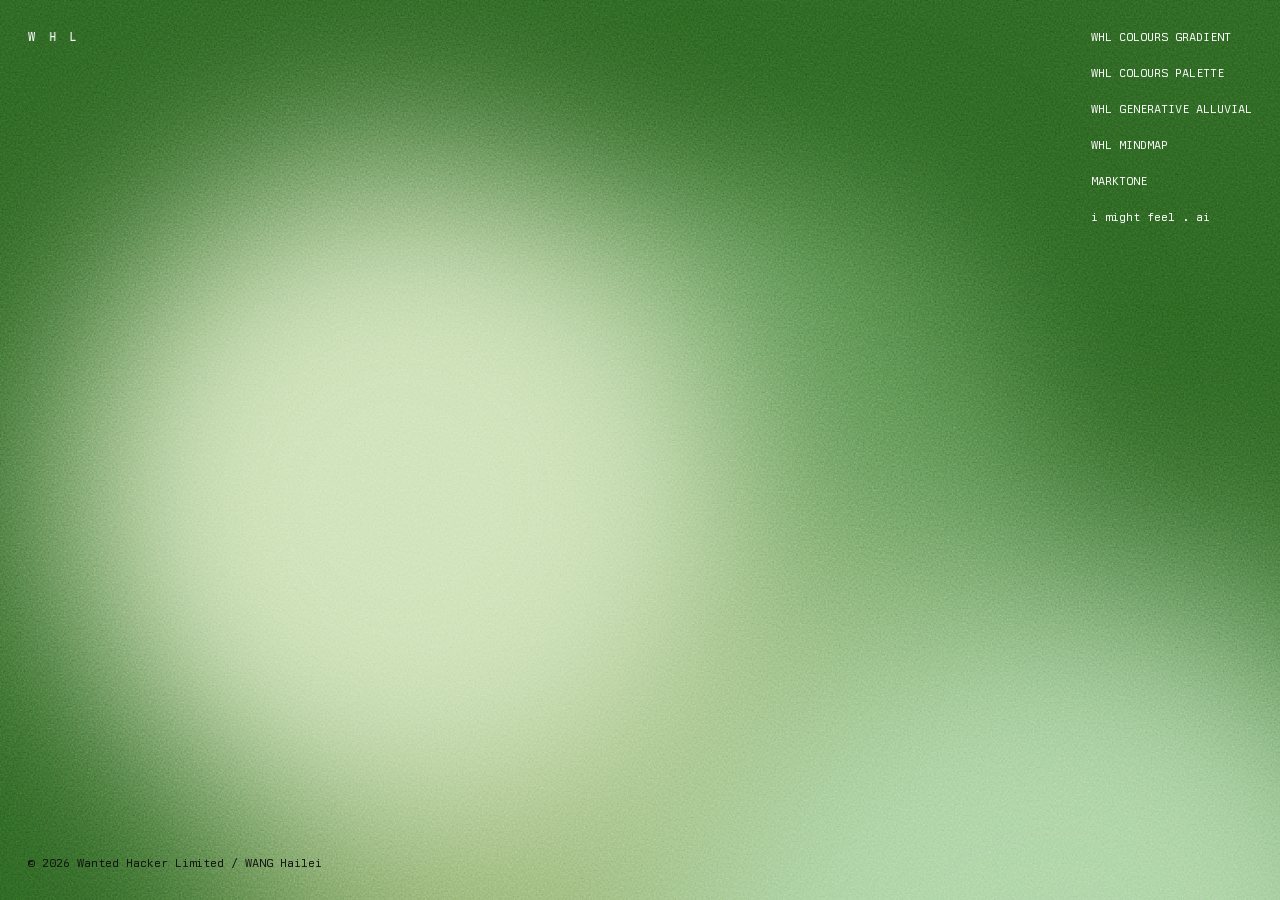
<file: index.html>
<!DOCTYPE html>
<!--
	whl.ltd — the front door of Wanted Hacker Limited.

	One page, no build step, no dependencies. The background is a fresh roll of
	the WHL Colours Gradient engine on every visit — the house question, IS
	LIFE A RANDOM GRADIENT?, answered by the front door itself. There is no
	second gradient algorithm here: the tool itself runs in a hidden
	same-origin iframe, the page asks it to roll (randomAll), lifts the drawn
	SVG straight out of its canvas, and judges ink with the tool's own colour
	sampler. One engine, no copies. The parameters stay the tool's business —
	the front door shows only the name.

	The layout borrows the tool: the title top-left, the works down the right,
	one line of copyright at the bottom — the name on it unfolds the author's
	card above itself, the tool's licence fold borrowed for the person. Content meets every window edge at
	4ch of the page's own type — Hailei's rule for all WHL sites — on every
	screen size.
-->
<html lang="en-GB">
<head>
<meta charset="utf-8">
<meta name="viewport" content="width=device-width, initial-scale=1, viewport-fit=cover">
<title>WHL</title>
<style>
/* The typeface is the licensed Berkeley Mono web font, served from beside the
	 Gradient tool so the file exists once in the repository. Machines with the
	 desktop family installed resolve it locally; everyone else falls through
	 the stack gracefully. */
@font-face{
	font-family:"Berkeley Mono";
	src:url(colours/gradient/berkeley.woff2) format("woff2");
	font-display:swap;
}
*{margin:0; padding:0; box-sizing:border-box; border-radius:0}
/* No Safari rubber-band bounce at scroll ends — Hailei's call for every WHL
	 page (2026-07-28). On the root so the viewport scroller obeys. */
html,body{overscroll-behavior:none}
/* Set like a terminal: one font, one size, hierarchy from whitespace and ink
	 strength alone. No lines, no shadows, no second size. */
body{
	/* Hailei's law for every WHL site: Berkeley Mono, IBM Plex Mono, monospace —
		 one size, one set of weight rules. The @font-face above lets the served
		 woff2 answer to the same name an installed copy would. */
	font-family:"Berkeley Mono","IBM Plex Mono",monospace;
	font-size:0.75rem; line-height:1.5;
	color:#fff; background:#111;
	min-height:100vh; min-height:100dvh;
	display:grid;
	grid-template-columns:1fr 252px;
	grid-template-rows:1fr auto;
	/* Content-to-edge distance in the page's own type: Hailei tried the
		 imightfeel 3ch and judged it too tight here — 4ch is his call
		 (2026-07-28), uniform on every screen size. */
	padding:4ch;
}
/* The render is the page. The engine draws in a hidden viewport-sized iframe;
	 its SVG is lifted into #canvas, full bleed behind everything. */
#engine{position:fixed; inset:0; width:100%; height:100%; border:0; visibility:hidden; pointer-events:none; z-index:-2}
#canvas{position:fixed; inset:0; z-index:-1}
#canvas svg{width:100%; height:100%; display:block}
#lead{grid-column:1; grid-row:1; user-select:text}
/* The site title stands alone — no parameter readout on the front door —
	 and on a phone it stays pinned to the top (Hailei's rule, 2026-07-28).
	 Set Medium, the letters two spaces apart at rest. Each letter is its own
	 span on a track three logo-widths long (the logo is 7ch, so 21ch), and
	 the drift script below animates the same transform these rules set —
	 before the script, and whenever the physics sleeps, this IS the title. */
#title{font-weight:500; position:relative; width:21ch; height:1.5em}
#title span{position:absolute; left:0; top:0; will-change:transform}
#title span:nth-child(2){transform:translateX(3ch)}
#title span:nth-child(3){transform:translateX(6ch)}

#list{grid-column:2; grid-row:1 / span 2; justify-self:end; text-align:left}
#list p{margin-bottom:18px}
#copy{grid-column:1; grid-row:2; align-self:end}
/* The author's card unfolds above the copyright line — the tool's licence
	 fold, borrowed for the person behind the house. Bare on the render like
	 everything else, its ink judged against its own stretch of the gradient.
	 Its door is the card's first line — the Carbon close icon at 16px, as
	 every icon in the house is — with a blank line before the text
	 (Hailei, 2026-07-29). */
#bio{margin-bottom:18px; max-width:56ch}
#bio p{margin-bottom:18px}
#bio p:last-child{margin-bottom:0}
#bioClose{display:block; background:none; border:0; padding:0;
	color:inherit; cursor:pointer; opacity:.55; margin-bottom:18px}
#bioClose:hover{opacity:1}
#bioClose svg{display:block; width:16px; height:16px}
/* The name in the copyright line is the card's handle — a button dressed as
	 plain text, as every control in the house is. */
#bioName{background:none; border:0; padding:0; font:inherit; color:inherit; cursor:pointer}
#bioName:hover{text-decoration:underline}
.hidden{display:none}
a{color:inherit; text-decoration:none}
a:hover{text-decoration:underline}
.ink-dark{color:#111}
/* On a phone the columns give way to a stack — title, then the works, the
	 copyright holding the floor. The page margin stays 4ch on every screen. */
@media (max-width:720px){
	body{padding:4ch; grid-template-columns:1fr; grid-template-rows:auto auto 1fr}
	#list{grid-column:1; grid-row:2; justify-self:start; margin-top:36px}
	#copy{grid-row:3}
	#title{position:sticky; top:4ch; z-index:30}
}
</style>
</head>
<body>

<iframe id="engine" src="colours/gradient/" title="WHL Colours Gradient engine"></iframe>
<div id="canvas"></div>

<div id="lead"><div id="title"><span>W</span><span>H</span><span>L</span></div></div>

<nav id="list">
	<p><a href="colours/gradient/" target="_blank" rel="noopener">WHL COLOURS GRADIENT</a></p>
	<p><a href="colours/palette/" target="_blank" rel="noopener">WHL COLOURS PALETTE</a></p>
	<p><a href="generative/alluvial/" target="_blank" rel="noopener">WHL GENERATIVE ALLUVIAL</a></p>
	<p><a href="mindmap/" target="_blank" rel="noopener">WHL MINDMAP</a></p>
	<p><a href="https://marktone.app" target="_blank" rel="noopener">MARKTONE</a></p>
	<p><a href="https://imightfeel.ai" target="_blank" rel="noopener">i might feel . ai</a></p>
</nav>

<div id="copy">
	<div id="bio" class="hidden">
		<button id="bioClose" type="button" aria-label="close"><svg viewBox="0 0 32 32" fill="currentColor" aria-hidden="true"><path d="M24 9.4 22.6 8 16 14.6 9.4 8 8 9.4 14.6 16 8 22.6 9.4 24 16 17.4 22.6 24 24 22.6 17.4 16z"/></svg></button>
		<p>WANG Hailei / 王海磊</p>
		<p>a designer, programmer, artist and entrepreneur.</p>
		<p><a href="mailto:wanghailei@gmail.com">wanghailei@gmail.com</a></p>
	</div>
	© 2026 Wanted Hacker Limited / <button id="bioName" type="button">WANG Hailei</button>
</div>

<script>
"use strict"
/* The engine iframe fills the viewport, so the tool draws at exactly this
	 window's ratio (its Window size mode). Once loaded: roll, lift, judge.
	 Everything below leans on the tool — randomAll and renderDims are the
	 tool's own, while the colour sampler now lives in the engine file the tool
	 loads beside itself and answers on WHLGradient. One source of truth either
	 way; only the doorway differs.

	 Scar (2026-08-01): the sampler used to be inline in the tool, so it sat on
	 the iframe's window and w.colourAtPoint worked. Gradient 0.59.0 moved the
	 drawing core into gradient.js behind an IIFE, and these three calls started
	 throwing. The catch below swallowed it, so the render kept appearing and
	 only the ink quietly stopped judging — Hailei spotted it, no error ever
	 surfaced. A silent catch around a hard dependency hides exactly this. */
const frame = document.getElementById( "engine" )
/* Each roll leaves behind a judge for the author's card, so a card opened
	 later answers the gradient actually behind it. */
let judgeCard = null
function roll(){
	try{
		const w = frame.contentWindow
		const doc = frame.contentDocument
		w.randomAll()
		document.getElementById( "canvas" ).innerHTML = doc.getElementById( "canvas" ).innerHTML
		/* The tool lays out at its own minimum width, so on narrow screens its
			 render is wider than this viewport. Cover, never letterbox — the
			 overflow crops away and the judging below maps through the crop. */
		const svg = document.getElementById( "canvas" ).querySelector( "svg" )
		if( svg ) svg.setAttribute( "preserveAspectRatio", "xMidYMid slice" )

		/* Each region judges its own ground with the engine's sampler: nine
			 points, OKLab lightness, dark ink on light paper. Screen points map
			 through the cover-crop into render space. */
		const engine = w.WHLGradient
		const dims = w.renderDims()
		const cover = Math.max( window.innerWidth / dims.w, window.innerHeight / dims.h )
		const cropX = ( dims.w - window.innerWidth / cover ) / 2
		const cropY = ( dims.h - window.innerHeight / cover ) / 2
		const judge = function( id ){
			const el = document.getElementById( id )
			const box = el.getBoundingClientRect()
			if( !box.width ) return
			let sum = 0
			for( let i = 0; i <= 2; i++ ){
				for( let j = 0; j <= 2; j++ ){
					const x = cropX + ( box.left + box.width * ( 0.15 + 0.35 * i ) ) / cover
					const y = cropY + ( box.top + box.height * ( 0.15 + 0.35 * j ) ) / cover
					sum += engine.rgbToOklab( engine.hexToRgb( engine.colourAtPoint( x, y, dims.w, dims.h ) ) || [ 0, 0, 0 ] )[0]
				}
			}
			el.classList.toggle( "ink-dark", sum / 9 > 0.62 )
		}
		judgeCard = function(){ judge( "bio" ) }
		judge( "title" ); judge( "list" ); judge( "copy" ); judge( "bio" )
	}catch( fault ){
		/* No engine, no roll — the page stands on its dark ground in white.
			 Say so on the console: this catch once hid a broken sampler for a
			 whole release, because a page that still looks fine reports nothing. */
		console.warn( "WHL: engine unavailable, ink not judged —", fault.message )
	}
}
/* On a warm cache the iframe can finish loading before this script even
	 runs — its "load" has already fired, so a listener attached now would
	 never be called and the page would sit on its bare dark ground. Catch
	 that race: a document already "complete" gets rolled straight away. */
frame.addEventListener( "load", roll )
if( frame.contentDocument && frame.contentDocument.readyState === "complete" ) roll()
let settle
window.addEventListener( "resize", function(){
	clearTimeout( settle )
	settle = setTimeout( roll, 200 )
} )

/* The card folds like the tool's licence: the name toggles it open, the
	 door closes it. A judge only exists once the engine has rolled; before
	 that the card simply opens in the default white. */
const bio = document.getElementById( "bio" )
document.getElementById( "bioName" ).addEventListener( "click", function(){
	bio.classList.toggle( "hidden" )
	if( !bio.classList.contains( "hidden" ) && judgeCard ) judgeCard()
} )
document.getElementById( "bioClose" ).addEventListener( "click", function(){
	bio.classList.add( "hidden" )
} )

/* ── The title drift ──
	 Three letters on a one-dimensional track three logo-widths (21ch) long.
	 A small physics: velocity, drag, walls at the track ends, contact between
	 neighbours — the mover recoils, the struck letter is shoved on, which is
	 how an impulse walks through the trio. A performance is three kicks: each
	 letter finds its nerve once, in a shuffled order, a second or three apart,
	 so the later impulses land while the earlier ones still run — that is
	 where the collisions come from. Direction is free: kicked hard enough, a
	 letter that runs for a wall is thrown straight back into company, so
	 every path leads to a meeting (Hailei's insight, 2026-07-29). When all
	 the energy is spent — drag and every bounce eat it — the letters simply
	 rest where they stopped: no walk home, the next performance starts from
	 wherever this one ended. At rest the page runs nothing; each moving frame
	 writes three transforms and never touches layout. After a quiet random
	 while, the trio goes again. Three seconds after the page opens, the first
	 performance does. The leading semicolon is load-bearing: this file writes
	 no semicolons, and without it the opening parenthesis would swallow the
	 addEventListener line above as a call. */
;( function(){
	if( window.matchMedia && window.matchMedia( "(prefers-reduced-motion: reduce)" ).matches ) return
	const glyphs = document.querySelectorAll( "#title span" )
	const TRACK = 21                  /* the track, in ch — the 7ch logo three times over */
	const DRAG = 0.65                 /* s⁻¹ — how quickly motion starves */
	const WALL = 0.7                  /* speed kept when a track end throws a letter back */
	const REV = 0.55, PUSH = 0.75     /* contact: the mover recoils, the struck moves on */
	const EPS = 0.3, VMAX = 30        /* rest threshold and sanity cap, ch/s */
	const x = [ 0, 3, 6 ], v = [ 0, 0, 0 ]
	let ch = 7, last = null, running = false, queue = []
	function paint(){
		for( let i = 0; i < 3; i++ ) glyphs[i].style.transform = "translateX(" + ( x[i] * ch ).toFixed( 2 ) + "px)"
	}
	function contact( i, j ){
		if( v[i] - v[j] <= 0 ) return           /* not approaching — already parting */
		const gap = x[j] - x[i] - 1             /* every letter is 1ch wide */
		if( gap >= 0 ) return
		x[i] += gap / 2; x[j] -= gap / 2
		const a = v[i], b = v[j]
		v[i] = Math.max( -VMAX, Math.min( VMAX, -REV * a + PUSH * b ) )
		v[j] = Math.max( -VMAX, Math.min( VMAX, -REV * b + PUSH * a ) )
	}
	function step( now ){
		if( last === null ) last = now
		const dt = Math.min( ( now - last ) / 1000, 0.032 )
		last = now
		const starve = Math.exp( -DRAG * dt )
		for( let i = 0; i < 3; i++ ){ x[i] += v[i] * dt; v[i] *= starve }
		if( x[0] < 0 ){ x[0] = 0; v[0] = -v[0] * WALL }
		if( x[2] > TRACK - 1 ){ x[2] = TRACK - 1; v[2] = -v[2] * WALL }
		contact( 0, 1 ); contact( 1, 2 )
		paint()
		if( Math.abs( v[0] ) + Math.abs( v[1] ) + Math.abs( v[2] ) < EPS ){
			v[0] = v[1] = v[2] = 0
			running = false; last = null
			/* rest where they stopped; if the trio has kicks left, a pending
				 timer will wake the loop — otherwise book the next performance */
			if( !queue.length ) setTimeout( perform, 8000 + Math.random() * 14000 )
			return
		}
		requestAnimationFrame( step )
	}
	function kick(){
		ch = glyphs[0].getBoundingClientRect().width || ch
		v[ queue.shift() ] = ( Math.random() < 0.5 ? -1 : 1 ) * ( 16 + Math.random() * 10 )
		if( queue.length ) setTimeout( kick, 1000 + Math.random() * 2200 )
		if( !running ){ running = true; requestAnimationFrame( step ) }
	}
	function perform(){
		queue = [ 0, 1, 2 ]
		for( let i = 2; i > 0; i-- ){
			const j = Math.floor( Math.random() * ( i + 1 ) )
			const t = queue[i]; queue[i] = queue[j]; queue[j] = t
		}
		kick()
	}
	setTimeout( perform, 3000 )
} )()
</script>

</body>
</html>
</file>
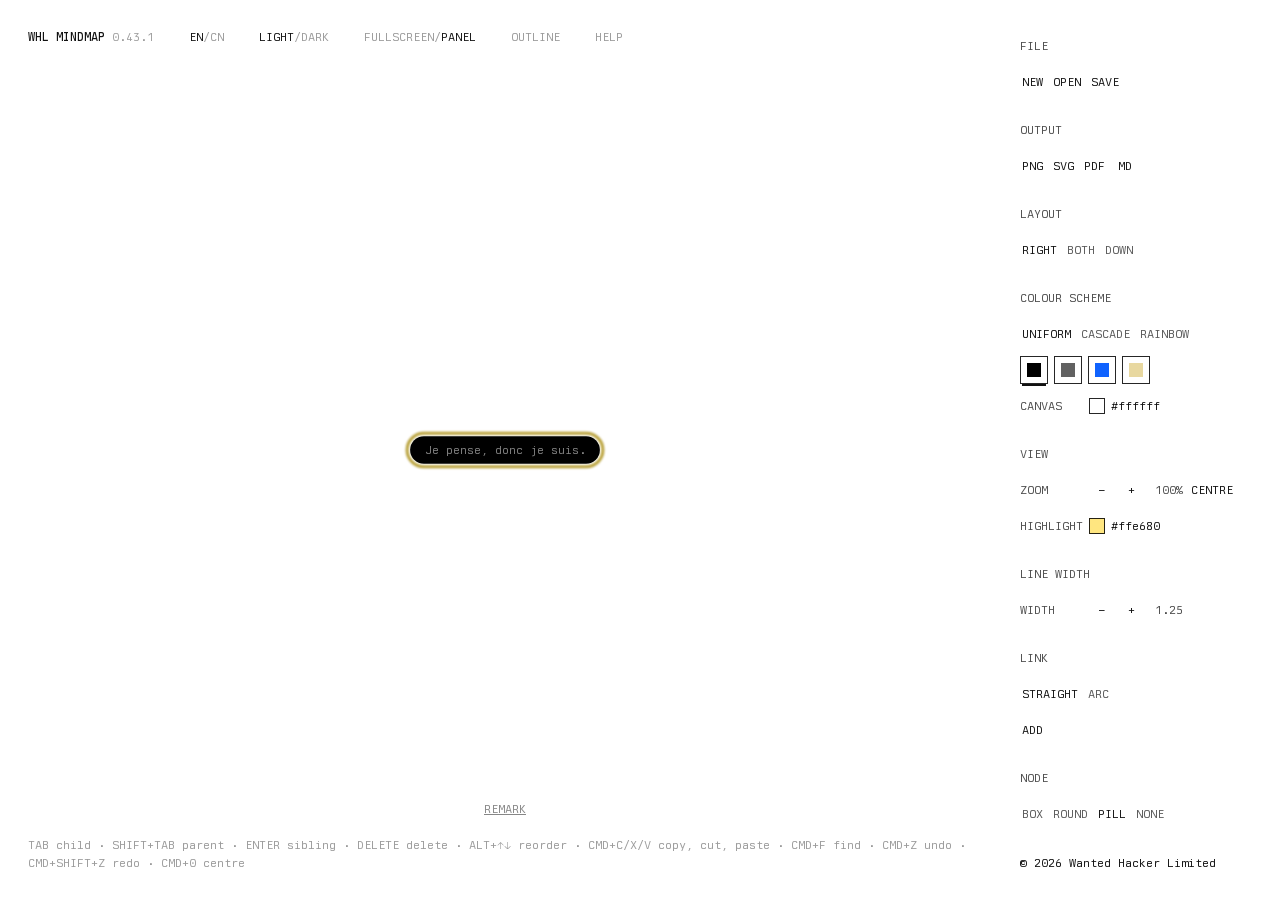
<file: mindmap-preview/index.html>
<!DOCTYPE html>
<!-- WHL Mindmap: a single-page mind-map editor. What it does and how it is
	used: SPEC.md; how to run it: README.md. Everything runs in this page;
	nothing is sent anywhere. -->
<html lang="en-GB">
<head>
<meta charset="utf-8">
<meta name="viewport" content="width=device-width, initial-scale=1, viewport-fit=cover">
<title>WHL Mindmap</title>
<!-- Favicon: IBM Carbon Design System "Model", @carbon/icons 11.92.0.
	Copyright IBM Corp. 2016, 2023. Apache-2.0; licence copied below.
	Source: https://unpkg.com/@carbon/icons@11.92.0/svg/32/model.svg
	Pristine source: src/page/carbon-model.svg. Geometry unchanged in favicon.svg;
	#111 fill and white ground added, PNG rasterised from that SVG.
	Behaviour (by eye): Model reads at 16px and 32px on light and dark tab bars.
	PNG supports Safari before SVG favicons; SVG-capable browsers can prefer
	the last declaration. Both ship in the existing index.html/src archive. -->
<link rel="icon" type="image/png" sizes="32x32" href="src/page/favicon.png">
<link rel="icon" type="image/svg+xml" sizes="any" href="src/page/favicon.svg">
<!-- Carbon v11 component CSS is local and lower priority than the house
	layers. Regenerate from pinned, unchanged IBM sources with
	node bin/vendor-carbon.js; no runtime npm, font CDN or framework. -->
<link rel="stylesheet" href="styles/base.css">
<link rel="stylesheet" href="styles/carbon.css">
<link rel="stylesheet" href="styles/page.css">
<link rel="stylesheet" href="styles/panel.css">
<link rel="stylesheet" href="styles/picker.css">
<link rel="stylesheet" href="styles/canvas.css">
</head>
<body class="cds--layout--size-sm">

<!-- Carbon icons the page's words draw in more than one place, each kept
	once as a symbol and drawn where it is used: the up and down arrows of the
	reorder keys, in the foot and the help. The house face draws ↑ and ↓ at its
	x-height, specks at the interface's 12 pixels that read as + (found in
	use, 2026-11-13). Each arrow's view is the arrow alone, a unit and a half
	of room each side, so it fills the one character's cell the glyph took,
	and the heads of ↑ and ↓ side by side stay apart. -->
<svg class="symbols" aria-hidden="true">
<symbol id="arrow-up" viewBox="4.5 4 23 24"><path d="M16 4 6 14 7.41 15.41 15 7.83 15 28 17 28 17 7.83 24.59 15.41 26 14 16 4z"/></symbol>
<symbol id="arrow-down" viewBox="4.5 4 23 24"><path d="M24.59 16.59 17 24.17 17 4 15 4 15 24.17 7.41 16.59 6 18 16 28 26 18 24.59 16.59z"/></symbol>
</svg>

<!-- The shell, Alluvial's: one grid of four columns — the outline, the
	canvas, the help, the control panel — each folded column 0px wide, opened
	by a class of its own on the shell, and the change slides. -->
<div id="shell" class="with-panel">

<!-- The outline: the map as an indented list, kept in step with it, folded
	until OUTLINE. Its lines are written by the page. -->
<aside id="outline">
<div class="body"><button class="sheet-close cds--btn cds--btn--ghost cds--btn--sm" type="button" aria-label="close" data-cn-aria-label="關閉"><svg viewBox="0 0 32 32" fill="currentColor" aria-hidden="true"><path d="M24 9.4 22.6 8 16 14.6 9.4 8 8 9.4 14.6 16 8 22.6 9.4 24 16 17.4 22.6 24 24 22.6 17.4 16z"/></svg></button><div id="outline-rows" role="tree" tabindex="-1" aria-label="Outline" data-cn-aria-label="大綱"></div></div>
</aside>

<main id="main">
<!-- The map. The stage takes every pointer and wheel; the SVG draws the map
	inside one group the view moves and scales. -->
<div id="stage">
<svg id="map" xmlns="http://www.w3.org/2000/svg" role="img" aria-label="The mind map" data-cn-aria-label="思維導圖"><g id="viewport"></g></svg>
<div id="marquee" class="hidden"></div>
<textarea id="text-editor" class="hidden" spellcheck="false" aria-label="Node text" data-cn-aria-label="節點文本"></textarea>
</div>

<!-- The toggles, the notices, the remark and the foot lie over the canvas.
	The layer takes no pointer events, so clicks fall through to the map; its
	children take them back. -->
<div id="foreground">
<div id="lead">
<!-- HELP is always the title line's last button, at the master's word
	(2026-11-13, 12:38, #29): a button added later goes before it. -->
<div id="title-line"><div id="title"></div><div id="tools">
<button class="cds--btn cds--btn--ghost cds--btn--sm" id="language" title="Interface language" data-cn-title="界面語言" aria-label="Interface language" data-cn-aria-label="界面語言"><span id="language-en" class="on">EN</span><span>/</span><span id="language-cn">CN</span></button>
<button class="cds--btn cds--btn--ghost cds--btn--sm" id="appearance" title="Light or dark map" data-cn-title="淺色或深色導圖" aria-label="Light or dark map" data-cn-aria-label="淺色或深色導圖"><span id="appearance-light" data-cn="淺">LIGHT</span><span>/</span><span id="appearance-dark" class="on" data-cn="深">DARK</span></button>
<button class="cds--btn cds--btn--ghost cds--btn--sm" id="view" title="Show or hide the control panel" data-cn-title="顯示或隱藏操作面板" aria-label="Show or hide the control panel" data-cn-aria-label="顯示或隱藏操作面板"><span id="view-full" data-cn="全屏">FULLSCREEN</span><span>/</span><span id="view-panel" class="on" data-cn="面板">PANEL</span></button>
<button class="cds--btn cds--btn--ghost cds--btn--sm" id="outline-button" title="Open or fold the outline" data-cn-title="展開或收起大綱" aria-label="Open or fold the outline" data-cn-aria-label="展開或收起大綱" data-cn="大綱">OUTLINE</button>
<button class="cds--btn cds--btn--ghost cds--btn--sm" id="help-button" title="Open or fold the help" data-cn-title="展開或收起幫助" aria-label="Open or fold the help" data-cn-aria-label="展開或收起幫助" data-cn="幫助">HELP</button>
</div></div>
<!-- The find field, under the title line while Cmd+F has it open: the words
	to find, and which match of how many was gone to. -->
<div id="find" class="hidden"><input id="find-field" type="text" spellcheck="false" autocomplete="off" placeholder="Find" data-cn-placeholder="查找" aria-label="Find nodes by their words or remark" data-cn-aria-label="按文本或備註查找節點"><span id="find-count" aria-live="polite"></span></div>
<div id="note" class="hidden" role="status"></div>
</div>

<div id="foot">
<!-- The selected node's remark, fixed at the bottom centre of the canvas:
	content, so by the map and not among the controls. It has no title: the
	page gives the field its name, in the live language, as its placeholder. -->
<div id="remark-area" class="hidden">
<input id="remark" type="text" spellcheck="false" autocomplete="off" aria-describedby="remark-notice remark-original">
<label id="remark-prompt" for="remark" aria-hidden="true"></label>
<span id="remark-notice" role="status" hidden></span>
<span id="remark-original" hidden></span>
</div>
<!-- The foot's line: held back, at its left, the main keys, in the keyboard
	map's own words (SPEC.md, The keyboard); double-click edits a node too but
	is not listed. Each hint is one piece that does not break, with its own
	Chinese, so a narrow line folds between hints; nor does the space before
	each separator, so a folded line never starts with one. The arrows of the
	reorder keys are the symbols above, named for screen readers. -->
<div id="foot-line">
<div id="keys"><span class="hint" data-cn="TAB 子節點">TAB child</span>&nbsp;· <span class="hint" data-cn="SHIFT+TAB 父節點">SHIFT+TAB parent</span>&nbsp;· <span class="hint" data-cn="ENTER 同級節點">ENTER sibling</span>&nbsp;· <span class="hint" data-cn="DELETE 刪除">DELETE delete</span>&nbsp;· <span class="hint">ALT+<svg class="key-arrow" role="img" aria-label="up" data-cn-aria-label="上"><use href="#arrow-up"/></svg><svg class="key-arrow" role="img" aria-label="down" data-cn-aria-label="下"><use href="#arrow-down"/></svg> <span data-cn="調整順序">reorder</span></span>&nbsp;· <span class="hint" data-cn="CMD+C/X/V 複製、剪切、粘貼">CMD+C/X/V copy, cut, paste</span>&nbsp;· <span class="hint" data-cn="CMD+F 查找">CMD+F find</span>&nbsp;· <span class="hint" data-cn="CMD+Z 撤銷">CMD+Z undo</span>&nbsp;· <span class="hint" data-cn="CMD+SHIFT+Z 重做">CMD+SHIFT+Z redo</span>&nbsp;· <span class="hint" data-cn="CMD+0 居中">CMD+0 centre</span></div>
</div>
</div>
</div>
</main>

<!-- The help: twice the control panel's width, folded until HELP. Its body
	is as wide as the open column, so the text holds still while it slides. -->
<aside id="help">
<div class="body"><button class="sheet-close cds--btn cds--btn--ghost cds--btn--sm" type="button" aria-label="close" data-cn-aria-label="關閉"><svg viewBox="0 0 32 32" fill="currentColor" aria-hidden="true"><path d="M24 9.4 22.6 8 16 14.6 9.4 8 8 9.4 14.6 16 8 22.6 9.4 24 16 17.4 22.6 24 24 22.6 17.4 16z"/></svg></button><div id="help-text"></div></div>
</aside>

<aside id="toolbar">
<div id="rail">
<div id="blocks">

<!-- File: the map's own file in and out. -->
<section class="panel">
	<h2 data-cn="文件">File</h2>
	<div class="control-row">
		<button class="word cds--btn cds--btn--ghost cds--btn--sm" data-command="new" data-cn="新建">New</button>
		<button class="word cds--btn cds--btn--ghost cds--btn--sm" data-command="open" data-cn="打開">Open</button>
		<button class="word cds--btn cds--btn--ghost cds--btn--sm" data-command="save" data-cn="保存">Save</button>
	</div>
</section>

<!-- Output: the map as a picture or an outline. -->
<section class="panel">
	<h2 data-cn="輸出">Output</h2>
	<div class="control-row">
		<button class="word cds--btn cds--btn--ghost cds--btn--sm" data-command="png">PNG</button>
		<button class="word cds--btn cds--btn--ghost cds--btn--sm" data-command="svg">SVG</button>
		<button class="word cds--btn cds--btn--ghost cds--btn--sm" data-command="pdf">PDF</button>
		<button class="word cds--btn cds--btn--ghost cds--btn--sm" data-command="markdown">MD</button>
	</div>
</section>

<!-- The map as a whole: its layout, colour scheme and independent Canvas. -->
<section class="panel">
	<h2 data-cn="布局">Layout</h2>
	<div class="control-row group" data-map="layout">
		<button class="word cds--btn cds--btn--ghost cds--btn--sm" data-value="right" data-cn="向右">Right</button>
		<button class="word cds--btn cds--btn--ghost cds--btn--sm" data-value="both" data-cn="兩側">Both</button>
		<button class="word cds--btn cds--btn--ghost cds--btn--sm" data-value="down" data-cn="向下">Down</button>
	</div>
</section>

<section class="panel" id="colour-scheme-panel">
	<h2 data-cn="配色方案">Colour scheme</h2>
	<div class="control-row group" data-map="colourScheme" role="group" aria-label="Colour scheme" data-cn-aria-label="配色方案">
		<button class="word cds--btn cds--btn--ghost cds--btn--sm" data-value="uniform" data-cn="全局同色" aria-pressed="false">Uniform</button>
		<button class="word cds--btn cds--btn--ghost cds--btn--sm" data-value="cascade" data-cn="層級配色" aria-pressed="false">Cascade</button>
		<button class="word cds--btn cds--btn--ghost cds--btn--sm" data-value="rainbow" data-cn="彩虹分支" aria-pressed="false">Rainbow</button>
	</div>
	<!-- Swatches set node colour only; LIGHT/DARK belongs to the title line. -->
	<div class="control-row uniform-presets" data-scheme-controls="uniform">
		<button type="button" class="uniform-swatch cds--btn cds--btn--ghost cds--btn--sm" data-uniform="0" aria-label="Black/white" data-cn-aria-label="黑色／白色" title="Black/white" data-cn-title="黑色／白色" aria-pressed="false"><span aria-hidden="true"></span></button>
		<button type="button" class="uniform-swatch cds--btn cds--btn--ghost cds--btn--sm" data-uniform="1" aria-label="Grey" data-cn-aria-label="灰色" title="Grey" data-cn-title="灰色" aria-pressed="false"><span aria-hidden="true"></span></button>
		<button type="button" class="uniform-swatch cds--btn cds--btn--ghost cds--btn--sm" data-uniform="2" aria-label="IBM blue" data-cn-aria-label="IBM 藍" title="IBM blue" data-cn-title="IBM 藍" aria-pressed="false"><span aria-hidden="true"></span></button>
		<button type="button" class="uniform-swatch cds--btn cds--btn--ghost cds--btn--sm" data-uniform="3" aria-label="Pale gold" data-cn-aria-label="淡金色" title="Pale gold" data-cn-title="淡金色" aria-pressed="false"><span aria-hidden="true"></span></button>
	</div>
	<div class="control-row hidden" data-scheme-controls="cascade">
		<span class="label" data-cn="主色">Primary</span>
		<button type="button" class="chip cds--btn cds--btn--ghost cds--btn--sm" data-for="primary-colour" title="Pick" data-cn-title="選擇顏色" aria-label="Pick the primary colour" data-cn-aria-label="選擇主色"></button>
		<input type="text" class="hex cds--text-input cds--text-input--sm" id="primary-colour" data-setting="primary" spellcheck="false" aria-label="Primary colour" data-cn-aria-label="主色">
	</div>
	<div class="control-row hidden" data-scheme-controls="rainbow">
		<label class="label" for="rainbow-chroma" data-cn="色度">Chroma</label>
		<div class="cds--slider">
			<div class="cds--slider__track" aria-hidden="true"></div>
			<div class="cds--slider__thumb-wrapper" aria-hidden="true"><div class="cds--slider__thumb"></div></div>
			<input class="cds--slider__input" type="range" id="rainbow-chroma" data-setting="chroma" min="0" max="0.24" step="0.005" value="0.12" aria-label="Chroma" data-cn-aria-label="色度">
		</div>
		<span class="value" data-shows="rainbow-chroma">0.12</span>
	</div>
	<div class="control-row">
		<span class="label" data-cn="畫布">Canvas</span>
		<button type="button" class="chip cds--btn cds--btn--ghost cds--btn--sm" data-for="canvas-colour" title="Pick" data-cn-title="選擇顏色" aria-label="Pick the canvas colour" data-cn-aria-label="選擇畫布顏色"></button>
		<input type="text" class="hex cds--text-input cds--text-input--sm" id="canvas-colour" data-setting="canvas" spellcheck="false" aria-label="Canvas colour" data-cn-aria-label="畫布顏色">
	</div>
</section>

<!-- View: how large the map is shown, never how large it is exported. -->
<section class="panel">
	<h2 data-cn="視圖">View</h2>
	<div class="control-row">
		<span class="label" data-cn="縮放">Zoom</span>
		<button class="word cds--btn cds--btn--ghost cds--btn--sm" data-command="zoom-out" title="Zoom out by 10%" data-cn-title="縮小 10%" aria-label="Zoom out by 10%" data-cn-aria-label="縮小 10%">−</button>
		<button class="word cds--btn cds--btn--ghost cds--btn--sm" data-command="zoom-in" title="Zoom in by 10%" data-cn-title="放大 10%" aria-label="Zoom in by 10%" data-cn-aria-label="放大 10%">+</button>
		<span class="value" id="zoom-value"></span>
		<button class="word cds--btn cds--btn--ghost cds--btn--sm" data-command="centre" data-cn="居中">Centre</button>
	</div>
	<div class="control-row">
		<span class="label" data-cn="高亮色">Highlight</span>
		<button type="button" class="chip cds--btn cds--btn--ghost cds--btn--sm" data-for="highlight-colour" title="Pick" data-cn-title="選擇顏色" aria-label="Pick the highlight colour" data-cn-aria-label="選擇高亮色"></button>
		<input type="text" class="hex cds--text-input cds--text-input--sm" id="highlight-colour" data-setting="highlight" spellcheck="false" aria-label="Highlight colour" data-cn-aria-label="高亮色">
	</div>
</section>

<!-- Line width belongs to the whole map and is always at hand, above
	every selection-only row so selecting never moves it (2026-11-13, #33). -->
<section class="panel" id="branch-width-panel">
	<h2 data-cn="連線寬度">Line width</h2>
	<div class="control-row stepper" id="branch-width" data-style="branch" data-property="width" data-step="0.25" data-scope="map">
		<span class="label" data-cn="寬度">Width</span>
		<button class="word cds--btn cds--btn--ghost cds--btn--sm" data-steps="-1" title="Thinner" data-cn-title="變細" aria-label="Make the line thinner" data-cn-aria-label="連線變細">−</button>
		<button class="word cds--btn cds--btn--ghost cds--btn--sm" data-steps="1" title="Thicker" data-cn-title="變粗" aria-label="Make the line thicker" data-cn-aria-label="連線變粗">+</button>
		<span class="value"></span>
	</div>
</section>

<!-- Below here the panel's sections show only with a selection: the
	Link section's form and ADD are always there, its own rows only with a
	link selected; Node and Line only with nodes selected. They stand under every
	section always shown, so showing or hiding them moves nothing else. -->

<!-- Link: auxiliary connections between any two nodes. The form every line of
	the map takes, straight or arc, and ADD are always here; the rows under
	them are the selected line's own. A line has no SHAPE: every corner of a
	straight line is round (2026-11-12). -->
<section class="panel" id="line-panel">
	<h2 data-cn="關聯線">Link</h2>
	<div class="control-row group" data-map="lineForm">
		<button class="word cds--btn cds--btn--ghost cds--btn--sm" data-value="straight" data-cn="直線">Straight</button>
		<button class="word cds--btn cds--btn--ghost cds--btn--sm" data-value="arc" data-cn="弧線">Arc</button>
	</div>
	<div class="control-row">
		<button class="word cds--btn cds--btn--ghost cds--btn--sm" data-command="add-line" data-cn="添加">Add</button>
	</div>
	<div id="line-rows">
		<div class="control-row">
			<span class="label" data-cn="標籤">Label</span>
			<input type="text" id="line-label" class="wide cds--text-input cds--text-input--sm" spellcheck="false" aria-label="Link label" data-cn-aria-label="關聯線標籤">
		</div>
		<div class="control-row">
			<span class="label" data-cn="顏色">Colour</span>
			<button type="button" class="chip cds--btn cds--btn--ghost cds--btn--sm" data-for="line-colour" title="Pick" data-cn-title="選擇顏色" aria-label="Pick the link colour" data-cn-aria-label="選擇關聯線顏色"></button>
			<input type="text" class="hex cds--text-input cds--text-input--sm" id="line-colour" data-style="line" data-property="colour" spellcheck="false" aria-label="Link colour" data-cn-aria-label="關聯線顏色">
		</div>
		<div class="control-row stepper" id="line-width" data-style="line" data-property="width" data-step="0.25">
			<span class="label" data-cn="寬度">Width</span>
			<button class="word cds--btn cds--btn--ghost cds--btn--sm" data-steps="-1" title="Thinner" data-cn-title="變細" aria-label="Make the link thinner" data-cn-aria-label="關聯線變細">−</button>
			<button class="word cds--btn cds--btn--ghost cds--btn--sm" data-steps="1" title="Thicker" data-cn-title="變粗" aria-label="Make the link thicker" data-cn-aria-label="關聯線變粗">+</button>
			<span class="value"></span>
		</div>
		<div class="control-row group" data-style="line" data-property="dash">
			<button class="word cds--btn cds--btn--ghost cds--btn--sm" data-value="solid" data-cn="實線">Solid</button>
			<button class="word cds--btn cds--btn--ghost cds--btn--sm" data-value="dashed" data-cn="虛線">Dashed</button>
			<button class="word cds--btn cds--btn--ghost cds--btn--sm" data-value="dotted" data-cn="點線">Dotted</button>
		</div>
		<div class="control-row">
			<button class="word cds--btn cds--btn--ghost cds--btn--sm" data-command="default-line" data-cn="設為默認">Set as default</button>
			<button class="word cds--btn cds--btn--ghost cds--btn--sm" data-command="delete-line" data-cn="刪除">Delete</button>
		</div>
	</div>
</section>

<!-- Node: the selected nodes' look. Shown while nodes are selected. -->
<section class="panel" id="node-panel">
	<h2 id="node-heading">Node</h2>
	<div class="control-row group" data-style="node" data-property="shape">
		<button class="word cds--btn cds--btn--ghost cds--btn--sm" data-value="box" data-cn="矩形">Box</button>
		<button class="word cds--btn cds--btn--ghost cds--btn--sm" data-value="round" data-cn="圓角">Round</button>
		<button class="word cds--btn cds--btn--ghost cds--btn--sm" data-value="pill" data-cn="膠囊">Pill</button>
		<button class="word cds--btn cds--btn--ghost cds--btn--sm" data-value="none" data-cn="無">None</button>
	</div>
	<div class="control-row">
		<span class="label" data-cn="填充">Fill</span>
		<button type="button" class="chip cds--btn cds--btn--ghost cds--btn--sm" data-for="node-fill" title="Pick" data-cn-title="選擇顏色" aria-label="Pick the fill" data-cn-aria-label="選擇填充顏色"></button>
		<input type="text" class="hex cds--text-input cds--text-input--sm" id="node-fill" data-style="node" data-property="fill" spellcheck="false" aria-label="Fill" data-cn-aria-label="填充">
	</div>
	<div class="control-row">
		<span class="label" data-cn="邊框">Border</span>
		<button type="button" class="chip cds--btn cds--btn--ghost cds--btn--sm" data-for="node-border" title="Pick" data-cn-title="選擇顏色" aria-label="Pick the border" data-cn-aria-label="選擇邊框顏色"></button>
		<input type="text" class="hex cds--text-input cds--text-input--sm" id="node-border" data-style="node" data-property="border" spellcheck="false" aria-label="Border" data-cn-aria-label="邊框">
	</div>
	<div class="control-row stepper" id="node-border-width" data-style="node" data-property="borderWidth" data-step="1">
		<span class="label" data-cn="寬度">Width</span>
		<button class="word cds--btn cds--btn--ghost cds--btn--sm" data-steps="-1" title="Thinner" data-cn-title="變細" aria-label="Make the border thinner" data-cn-aria-label="邊框變細">−</button>
		<button class="word cds--btn cds--btn--ghost cds--btn--sm" data-steps="1" title="Thicker" data-cn-title="變粗" aria-label="Make the border thicker" data-cn-aria-label="邊框變粗">+</button>
		<span class="value"></span>
	</div>
	<div class="control-row group" data-style="node" data-property="font">
		<button class="word cds--btn cds--btn--ghost cds--btn--sm" data-value="mono" data-cn="等寬">Mono</button>
		<button class="word cds--btn cds--btn--ghost cds--btn--sm" data-value="sans" data-cn="無襯線">Sans</button>
		<button class="word cds--btn cds--btn--ghost cds--btn--sm" data-value="serif" data-cn="襯線">Serif</button>
	</div>
	<div class="control-row">
		<span class="label" data-cn="字號">Size</span>
		<div class="cds--slider">
			<div class="cds--slider__track" aria-hidden="true"></div>
			<div class="cds--slider__thumb-wrapper" aria-hidden="true"><div class="cds--slider__thumb"></div></div>
			<input class="cds--slider__input" type="range" id="node-font-size" data-style="node" data-property="fontSize" min="8" max="72" step="1" aria-label="Font size" data-cn-aria-label="字號">
		</div>
		<span class="value" data-shows="node-font-size"></span>
	</div>
	<div class="control-row">
		<span class="label" data-cn="文字顏色">Text</span>
		<button type="button" class="chip cds--btn cds--btn--ghost cds--btn--sm" data-for="node-text-colour" title="Pick" data-cn-title="選擇顏色" aria-label="Pick the text colour" data-cn-aria-label="選擇文字顏色"></button>
		<input type="text" class="hex cds--text-input cds--text-input--sm" id="node-text-colour" data-style="node" data-property="textColour" spellcheck="false" aria-label="Text colour" data-cn-aria-label="文字顏色">
	</div>
	<div class="control-row">
		<button class="word cds--btn cds--btn--ghost cds--btn--sm" data-command="default-node" data-cn="設為默認">Set as default</button>
		<button class="word cds--btn cds--btn--ghost cds--btn--sm" data-command="clear-style" data-cn="清除">Clear</button>
	</div>
</section>

<!-- Line: the connections from the selected nodes to their parents. -->
<section class="panel" id="branch-panel">
	<h2 data-cn="連線">Line</h2>
	<div class="control-row group" data-style="branch" data-property="shape">
		<button class="word cds--btn cds--btn--ghost cds--btn--sm" data-value="curve" data-cn="曲線">Curve</button>
		<button class="word cds--btn cds--btn--ghost cds--btn--sm" data-value="elbow" data-cn="折線">Elbow</button>
		<button class="word cds--btn cds--btn--ghost cds--btn--sm" data-value="straight" data-cn="直線">Straight</button>
	</div>
	<div class="control-row">
		<span class="label" data-cn="顏色">Colour</span>
		<button type="button" class="chip cds--btn cds--btn--ghost cds--btn--sm" data-for="branch-colour" title="Pick" data-cn-title="選擇顏色" aria-label="Pick the line colour" data-cn-aria-label="選擇連線顏色"></button>
		<input type="text" class="hex cds--text-input cds--text-input--sm" id="branch-colour" data-style="branch" data-property="colour" spellcheck="false" aria-label="Line colour" data-cn-aria-label="連線顏色">
	</div>
	<div class="control-row group" data-style="branch" data-property="dash">
		<button class="word cds--btn cds--btn--ghost cds--btn--sm" data-value="solid" data-cn="實線">Solid</button>
		<button class="word cds--btn cds--btn--ghost cds--btn--sm" data-value="dashed" data-cn="虛線">Dashed</button>
	</div>
</section>

</div>
</div>
<!-- The copyright stands at the panel's foot, below what scrolls. -->
<div id="copy">© 2026 Wanted Hacker Limited</div>
</aside>

</div>

<!-- The colour picker, the house's (the Gradient tool's): a hue strip over a
	chroma × lightness field. Opened from the chip beside any hex field, it
	edits that field. It floats over the shell, so it stands outside it. The
	close icon is an IBM Carbon Design System glyph (Apache-2.0). -->
<div id="picker" class="hidden">
	<button class="cds--btn cds--btn--ghost cds--btn--sm" id="picker-close" type="button" title="Close" data-cn-title="關閉" aria-label="Close" data-cn-aria-label="關閉"><svg viewBox="0 0 32 32" fill="currentColor" aria-hidden="true"><path d="M24 9.4 22.6 8 16 14.6 9.4 8 8 9.4 14.6 16 8 22.6 9.4 24 16 17.4 22.6 24 24 22.6 17.4 16z"/></svg></button>
	<div id="hue-wrap"><canvas id="hue" width="176" height="14"></canvas><div id="hue-dot"></div></div>
	<div id="field-wrap"><canvas id="field" width="132" height="88"></canvas><div id="dot"></div></div>
	<div class="picker-row"><input type="text" class="cds--text-input cds--text-input--sm" id="picker-hex" spellcheck="false" aria-label="Hex" data-cn-aria-label="十六進制顏色代碼"></div>
</div>

<input type="file" id="open-file" accept=".json,.md,.markdown,.txt,application/json,text/markdown,text/plain" hidden>

<script type="module" src="src/page/page.js"></script>

</body>
</html>

<!-- The favicon's Apache-2.0 licence, copied from @carbon/icons 11.92.0/LICENSE.
	Kept in this shipped file so the existing deployment archive carries it.

Apache License
Version 2.0, January 2004
http://www.apache.org/licenses/

TERMS AND CONDITIONS FOR USE, REPRODUCTION, AND DISTRIBUTION

1. Definitions.

"License" shall mean the terms and conditions for use, reproduction,
and distribution as defined by Sections 1 through 9 of this document.

"Licensor" shall mean the copyright owner or entity authorized by
the copyright owner that is granting the License.

"Legal Entity" shall mean the union of the acting entity and all
other entities that control, are controlled by, or are under common
control with that entity. For the purposes of this definition,
"control" means (i) the power, direct or indirect, to cause the
direction or management of such entity, whether by contract or
otherwise, or (ii) ownership of fifty percent (50%) or more of the
outstanding shares, or (iii) beneficial ownership of such entity.

"You" (or "Your") shall mean an individual or Legal Entity
exercising permissions granted by this License.

"Source" form shall mean the preferred form for making modifications,
including but not limited to software source code, documentation
source, and configuration files.

"Object" form shall mean any form resulting from mechanical
transformation or translation of a Source form, including but
not limited to compiled object code, generated documentation,
and conversions to other media types.

"Work" shall mean the work of authorship, whether in Source or
Object form, made available under the License, as indicated by a
copyright notice that is included in or attached to the work
(an example is provided in the Appendix below).

"Derivative Works" shall mean any work, whether in Source or Object
form, that is based on (or derived from) the Work and for which the
editorial revisions, annotations, elaborations, or other modifications
represent, as a whole, an original work of authorship. For the purposes
of this License, Derivative Works shall not include works that remain
separable from, or merely link (or bind by name) to the interfaces of,
the Work and Derivative Works thereof.

"Contribution" shall mean any work of authorship, including
the original version of the Work and any modifications or additions
to that Work or Derivative Works thereof, that is intentionally
submitted to Licensor for inclusion in the Work by the copyright owner
or by an individual or Legal Entity authorized to submit on behalf of
the copyright owner. For the purposes of this definition, "submitted"
means any form of electronic, verbal, or written communication sent
to the Licensor or its representatives, including but not limited to
communication on electronic mailing lists, source code control systems,
and issue tracking systems that are managed by, or on behalf of, the
Licensor for the purpose of discussing and improving the Work, but
excluding communication that is conspicuously marked or otherwise
designated in writing by the copyright owner as "Not a Contribution."

"Contributor" shall mean Licensor and any individual or Legal Entity
on behalf of whom a Contribution has been received by Licensor and
subsequently incorporated within the Work.

2. Grant of Copyright License. Subject to the terms and conditions of
this License, each Contributor hereby grants to You a perpetual,
worldwide, non-exclusive, no-charge, royalty-free, irrevocable
copyright license to reproduce, prepare Derivative Works of,
publicly display, publicly perform, sublicense, and distribute the
Work and such Derivative Works in Source or Object form.

3. Grant of Patent License. Subject to the terms and conditions of
this License, each Contributor hereby grants to You a perpetual,
worldwide, non-exclusive, no-charge, royalty-free, irrevocable
(except as stated in this section) patent license to make, have made,
use, offer to sell, sell, import, and otherwise transfer the Work,
where such license applies only to those patent claims licensable
by such Contributor that are necessarily infringed by their
Contribution(s) alone or by combination of their Contribution(s)
with the Work to which such Contribution(s) was submitted. If You
institute patent litigation against any entity (including a
cross-claim or counterclaim in a lawsuit) alleging that the Work
or a Contribution incorporated within the Work constitutes direct
or contributory patent infringement, then any patent licenses
granted to You under this License for that Work shall terminate
as of the date such litigation is filed.

4. Redistribution. You may reproduce and distribute copies of the
Work or Derivative Works thereof in any medium, with or without
modifications, and in Source or Object form, provided that You
meet the following conditions:

(a) You must give any other recipients of the Work or
Derivative Works a copy of this License; and

(b) You must cause any modified files to carry prominent notices
stating that You changed the files; and

(c) You must retain, in the Source form of any Derivative Works
that You distribute, all copyright, patent, trademark, and
attribution notices from the Source form of the Work,
excluding those notices that do not pertain to any part of
the Derivative Works; and

(d) If the Work includes a "NOTICE" text file as part of its
distribution, then any Derivative Works that You distribute must
include a readable copy of the attribution notices contained
within such NOTICE file, excluding those notices that do not
pertain to any part of the Derivative Works, in at least one
of the following places: within a NOTICE text file distributed
as part of the Derivative Works; within the Source form or
documentation, if provided along with the Derivative Works; or,
within a display generated by the Derivative Works, if and
wherever such third-party notices normally appear. The contents
of the NOTICE file are for informational purposes only and
do not modify the License. You may add Your own attribution
notices within Derivative Works that You distribute, alongside
or as an addendum to the NOTICE text from the Work, provided
that such additional attribution notices cannot be construed
as modifying the License.

You may add Your own copyright statement to Your modifications and
may provide additional or different license terms and conditions
for use, reproduction, or distribution of Your modifications, or
for any such Derivative Works as a whole, provided Your use,
reproduction, and distribution of the Work otherwise complies with
the conditions stated in this License.

5. Submission of Contributions. Unless You explicitly state otherwise,
any Contribution intentionally submitted for inclusion in the Work
by You to the Licensor shall be under the terms and conditions of
this License, without any additional terms or conditions.
Notwithstanding the above, nothing herein shall supersede or modify
the terms of any separate license agreement you may have executed
with Licensor regarding such Contributions.

6. Trademarks. This License does not grant permission to use the trade
names, trademarks, service marks, or product names of the Licensor,
except as required for reasonable and customary use in describing the
origin of the Work and reproducing the content of the NOTICE file.

7. Disclaimer of Warranty. Unless required by applicable law or
agreed to in writing, Licensor provides the Work (and each
Contributor provides its Contributions) on an "AS IS" BASIS,
WITHOUT WARRANTIES OR CONDITIONS OF ANY KIND, either express or
implied, including, without limitation, any warranties or conditions
of TITLE, NON-INFRINGEMENT, MERCHANTABILITY, or FITNESS FOR A
PARTICULAR PURPOSE. You are solely responsible for determining the
appropriateness of using or redistributing the Work and assume any
risks associated with Your exercise of permissions under this License.

8. Limitation of Liability. In no event and under no legal theory,
whether in tort (including negligence), contract, or otherwise,
unless required by applicable law (such as deliberate and grossly
negligent acts) or agreed to in writing, shall any Contributor be
liable to You for damages, including any direct, indirect, special,
incidental, or consequential damages of any character arising as a
result of this License or out of the use or inability to use the
Work (including but not limited to damages for loss of goodwill,
work stoppage, computer failure or malfunction, or any and all
other commercial damages or losses), even if such Contributor
has been advised of the possibility of such damages.

9. Accepting Warranty or Additional Liability. While redistributing
the Work or Derivative Works thereof, You may choose to offer,
and charge a fee for, acceptance of support, warranty, indemnity,
or other liability obligations and/or rights consistent with this
License. However, in accepting such obligations, You may act only
on Your own behalf and on Your sole responsibility, not on behalf
of any other Contributor, and only if You agree to indemnify,
defend, and hold each Contributor harmless for any liability
incurred by, or claims asserted against, such Contributor by reason
of your accepting any such warranty or additional liability.

END OF TERMS AND CONDITIONS

APPENDIX: How to apply the Apache License to your work.

To apply the Apache License to your work, attach the following
boilerplate notice, with the fields enclosed by brackets "{}"
replaced with your own identifying information. (Don't include
the brackets!) The text should be enclosed in the appropriate
comment syntax for the file format. We also recommend that a
file or class name and description of purpose be included on the
same "printed page" as the copyright notice for easier
identification within third-party archives.

Copyright 2015 IBM Corp.

Licensed under the Apache License, Version 2.0 (the "License");
you may not use this file except in compliance with the License.
You may obtain a copy of the License at

http://www.apache.org/licenses/LICENSE-2.0

Unless required by applicable law or agreed to in writing, software
distributed under the License is distributed on an "AS IS" BASIS,
WITHOUT WARRANTIES OR CONDITIONS OF ANY KIND, either express or implied.
See the License for the specific language governing permissions and
limitations under the License.
-->
</file>
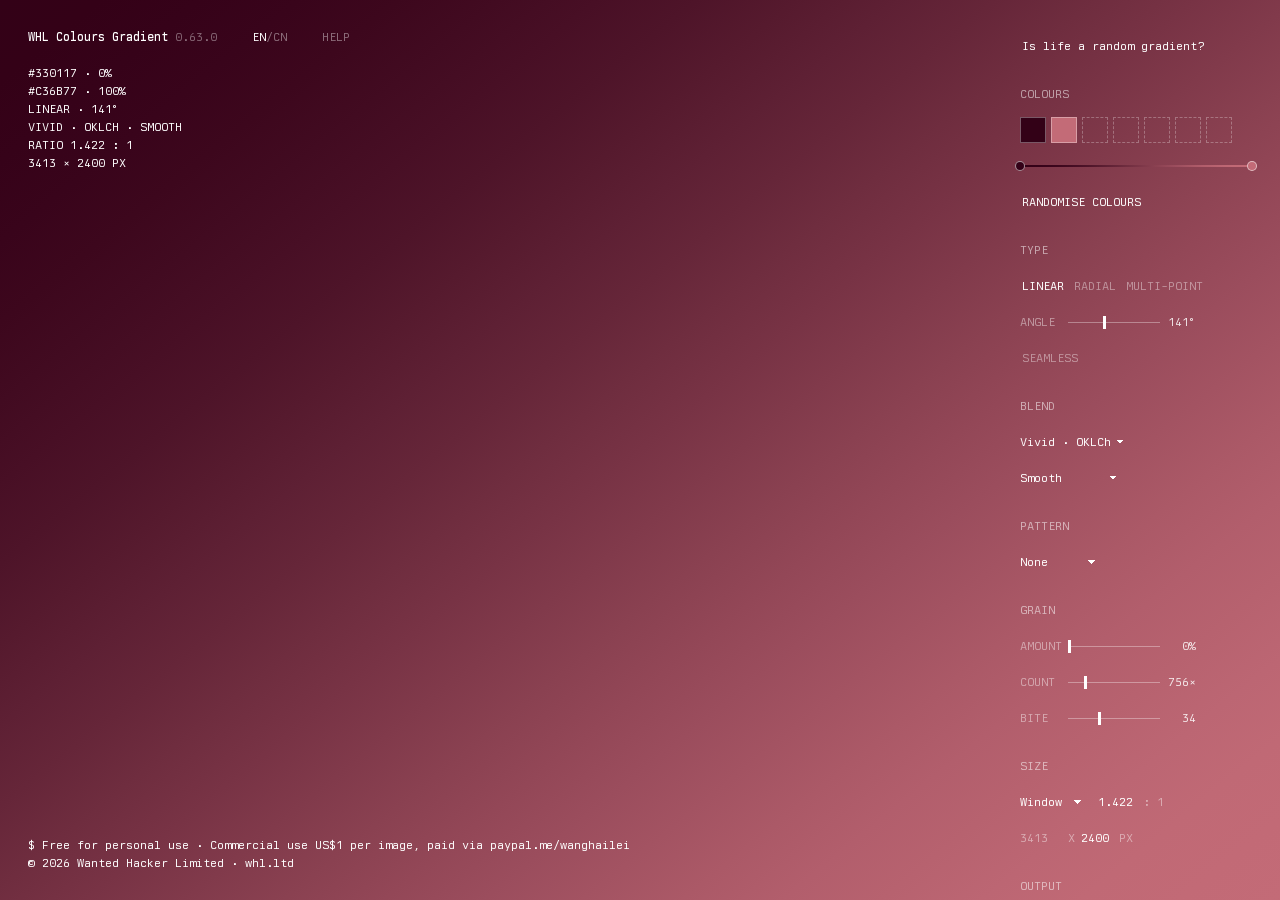
<file: colours/gradient/index.html>
<!DOCTYPE html>
<!--
	WHL Colours Gradient — gradient artwork for WHL packaging.

	One self-contained file: no build step, no dependencies, no network, no
	browser storage. Double-click to open from disk and it runs.

	Licence: © 2026 Wanted Hacker Limited. Personal and non-commercial use is
	free, without limitation. Commercial use of an image produced with this
	tool requires a one-time licence fee of US$1 per image, paid via
	paypal.me/wanghailei; once paid, that image may be used commercially
	without limit — any medium, any duration, no attribution required. Your
	PayPal receipt is your proof of licence. The source is visible but remains
	copyrighted: do not copy, modify, redistribute or rehost it without
	written permission. Contact: wanghailei@gmail.com

	What it makes is a proportion and a pixel count, never a physical size. The
	artwork is cropped and rescaled downstream in Figma, so any millimetre this
	file claimed would be fiction. Every texture is therefore counted across the
	width — the one quantity the screen and the exported file agree on.

	Preview and export come from one function, buildSvg(), so what is on screen
	is what leaves the tool. Where a shape is both drawn and sampled, both forms
	derive from a single definition: patternShapes/patternSample for the pattern
	filter, shapeAlpha/blobBlur for the multi-point masses. Defining either side
	separately lets them drift, which has already happened once.

	Sections below, in order: colour maths (sRGB/OKLab/OKLCh), state, geometry,
	SVG construction, palette generation, render, colour picker, helpers, wiring.
-->
<html lang="en-GB">
<head>
<meta charset="utf-8">
<meta name="viewport" content="width=device-width, initial-scale=1, viewport-fit=cover">
<title>WHL Colours Gradient</title>
<style>
/* Berkeley Mono lives beside the file as berkeley.woff2 rather than inside
   it: both engines load a sibling woff2 from file:// (measured 2026-07-28),
   and the desktop cut installs on macOS as well. This @font-face lets the
   sidecar answer to the same family name an installed copy would, so the
   two agree; a machine with neither steps down to IBM Plex Mono.
   Axes: wght 100-900, wdth 60-100, slnt -16-0. */
@font-face{
	font-family:"Berkeley Mono";
	src:url(berkeley.woff2) format("woff2");
	font-weight:100 900;
	font-stretch:60% 100%;
	font-style:oblique -16deg 0deg;
	font-display:block;
}
:root{
	/* Hailei's law for every WHL site (2026-07-28): the stack is Berkeley
	   Mono, IBM Plex Mono, monospace — one size, one set of weight rules.
	   The @font-face above lets the sidecar berkeley.woff2 answer to the
	   same family name an installed copy would, so machine and sidecar
	   agree. No font is embedded for the Chinese toolbar and none is wanted
	   (Hailei, 2026-08-01): it takes whatever the system hands it. */
	--font-mono:"Berkeley Mono","IBM Plex Mono","IBM Plex Sans TC",monospace;
	/* One type size for every word on screen. rem, so it follows the browser's
		 own text setting. 0.75rem = 12px at the default — an integer, so the
		 monospace cell stays whole and columns line up. This is the only dial:
		 0.625rem=10px  0.6875rem=11px  0.75rem=12px  0.8125rem=13px  0.875rem=14px */
	--panel-width:252px;
	--base-row-height:36px;               /* one row of the panel = two line boxes.
		Settled: Hailei walked the ladder 30/32/34 on 2026-07-29 and came home —
		do not trim this again. */
	--panel-width-wide:calc(var(--panel-width) * 2);  /* the left column is twice the right */
	--base-min-width:960px;             /* narrowest viewport the layout is drawn for */
	--tile-fill:rgba(0,0,0,.62);                        /* ground under #note */
	--base-edge-gap:3px;               /* how far the bar sits off the window edge */
	--page-margin:4ch;                 /* content-to-edge distance — Hailei's law for every WHL site:
	                                      4ch of the page's own type (revised 2026-07-28) */
	--base-font-size:0.75rem;
	--base-line-height:1.5;                 /* 18px line box at the default size */
	--line-strong:rgba(255,255,255,.34);
	--line-mid:rgba(255,255,255,.55);
	--line-soft:rgba(255,255,255,.28);
}
*{box-sizing:border-box; border-radius:0 !important}
/* No Safari rubber-band bounce at any scroll end — here and on every inner
	 scroller (#stage, #toolbar, #pGrid). */
html,body{height:100%; margin:0; background:#0B0B0B; overscroll-behavior:none}
body{min-width:var(--base-min-width); overflow-x:auto; overflow-y:hidden}
body{font-family:var(--font-mono); font-size:var(--base-font-size); line-height:var(--base-line-height); color:#fff; -webkit-font-smoothing:antialiased}
/* Controls inherit their panel's ink — each toolbar section flips black or
	 white with its own backdrop, exactly as the readout does (§3.2). The
	 picker and the note carry their own dark grounds and pin white below. */
button,input,select{font-family:inherit; font-size:inherit; color:inherit}
/* No focus box. Nothing else in this interface is boxed, and a ring round a
	 select is the one place the browser insists on drawing one. */
:focus{outline:none}
:focus-visible{outline:none}
.hidden{display:none !important}

/* ── Canvas: the whole screen is the render ── */
/* The render is shown at its own proportions, scaled to the window height.
	 A panorama therefore runs off the sides and the stage scrolls sideways;
	 anything narrower simply sits centred. */
#stage{position:fixed; inset:0; min-width:var(--base-min-width); overflow-x:auto; overflow-y:hidden;
	overscroll-behavior:none;
	display:flex; align-items:stretch; justify-content:flex-start}
#canvas{flex:0 0 auto; height:100%; margin:0 auto}
#canvas{overflow:hidden}
#canvas svg{display:block; width:100%; height:100%}
#stage.radial{cursor:crosshair}

/* ── Readout: one text buffer. No plate, no shadow, no rules — the title is
			simply the first line, held apart by a blank one, as in a terminal.
			Ink flips to black or white against whatever is behind it. ── */
/* Foreground layout. One grid pinned over the render: the readout top left,
	 the notice bottom left, the bar down the right. The layer itself takes no
	 pointer events, so clicks fall through to the canvas; its children take
	 them back, which is also what makes their text selectable. */
#fg{position:fixed; inset:0; min-width:var(--base-min-width); z-index:10; display:grid;
	/* The third column must hold the bar AND its right page-margin compensation:
		 at exactly --panel-width, the fixed-width panels overflow the toolbar's
		 padding and end flush with the window edge — measured live at 3px. */
	grid-template-columns:var(--panel-width-wide) 1fr calc(var(--panel-width) + var(--page-margin) - var(--base-edge-gap) - 10px);
	grid-template-rows:auto 1fr auto;
	gap:var(--base-edge-gap); padding:var(--base-edge-gap);
	padding-bottom:calc(var(--base-edge-gap) + env(safe-area-inset-bottom));
	pointer-events:none}
#fg > *{pointer-events:auto}
#lead{grid-column:1; grid-row:1; margin:calc(var(--page-margin) - var(--base-edge-gap)); padding:0;
	background:none; border:0;
	font-size:var(--base-font-size); line-height:var(--base-line-height); white-space:pre;
	-webkit-user-select:text; user-select:text}
/* The site title is its own line and its own element; the parameters are
	 their own block beneath, held apart by one blank line of margin
	 (Hailei, 2026-07-28 — the single-buffer readout retired). On a phone
	 the title stays pinned to the top of the screen. */
#title{font-weight:500; margin-bottom:calc(var(--base-line-height) * var(--base-font-size))}
/* The version shares the title's line but not its voice: normal weight
	 against the title's 500, and a light hand of ink (Hailei, 2026-07-30).
	 It is a stamp, not part of the name. */
#version{font-weight:400; opacity:.4}
@media (max-width:760px){
	#title{position:fixed; top:0; left:0; right:0; z-index:30; padding:15px}
}
/* The bottom lines span past the readout column so the terms line never
	 folds on a desk (Hailei's rule). The unfolded sheets take their measure
	 from that line: the foot shrink-wraps to its widest unbreakable child —
	 the nowrap terms line — and the sheets fill it, so popped-up text is
	 exactly as wide as the text below it (Hailei, 2026-07-29). */
#foot{grid-column:1 / 3; grid-row:3; align-self:end; margin:calc(var(--page-margin) - var(--base-edge-gap));
	font-size:var(--base-font-size); line-height:var(--base-line-height);
	-webkit-user-select:text; user-select:text}
@media (min-width:960px){
	#terms{white-space:nowrap}
	#foot{width:min-content}
}
/* One line of terms above the copyright line; pressing it unfolds the full
	 licence above, pressing again folds it away. The unfolded text is bare on
	 the render like everything else — no ground — one flesh with the terms
	 line, its ink judged against its own stretch of the gradient. Links dress
	 as plain text: the URLs already read as links, and browser-blue would
	 fight the ink. New tab is mandatory: state lives only in memory, so
	 navigating away destroys the composition. */
#terms{cursor:pointer}
#licence, #help{margin-bottom:18px}
#licence a, #copy a, #terms a{color:inherit; text-decoration:none}
/* Each sheet opens under its door — the Carbon close icon, same as the
	 picker shelf's, per the house law that every icon is Carbon at 16px.
	 A blank line stands between the door and the text (Hailei, 2026-07-29);
	 fill:currentColor lets it flip with the sheet's judged ink. */
.sheetClose{display:block; background:none; border:0; padding:0;
	color:inherit; cursor:pointer; opacity:.55;
	margin-bottom:calc(var(--base-line-height) * var(--base-font-size))}
.sheetClose:hover{opacity:1}
.sheetClose svg{display:block; width:16px; height:16px}
/* The language toggle and HELP sit on the readout's title line, five
	 characters after the version and five apart — init sets the exact ch
	 offset from the title length; the gap between them is a flex gap. One
	 press of EN/CN swaps the toolbar's tongue; ink strength says which side
	 is live. HELP is one word, in full ink while its sheet is open (Hailei,
	 2026-09-13 — moved up from the copyright line, as on the sister tool). */
#tools{grid-column:1; grid-row:1; justify-self:start; align-self:start; display:flex; gap:5ch;
	margin:calc(var(--page-margin) - var(--base-edge-gap)) 0 0 calc(var(--page-margin) - var(--base-edge-gap))}
#lang,#helpBtn{line-height:var(--base-line-height);
	background:none; border:0; padding:0; cursor:pointer; white-space:pre}
#lang span,#helpBtn{opacity:.42}
#lang span.on,#helpBtn.on{opacity:1}

/* The bar is the right-hand grid cell. Too much content scrolls inside it;
	 the cell itself never grows past the viewport. */
#toolbar{overflow-y:auto; overflow-x:hidden; overscroll-behavior:none}

/* ── Toolbar ── */
/* The bar lives along the right edge and stays there. Everything floats on
	 the render, so there is nothing to gain from moving or folding it. */
#toolbar{grid-column:3; grid-row:1 / span 3; min-height:0;
	/* Panels carry 4/10/8px of their own padding; the scroller makes up the
		 difference so panel content sits the full page margin off the edge. */
	padding:calc(var(--page-margin) - var(--base-edge-gap) - 4px)
		calc(var(--page-margin) - var(--base-edge-gap) - 10px)
		calc(var(--page-margin) - var(--base-edge-gap) - 8px) 0}
/* No plate, no drawn dividers. The controls sit straight on the render, the
	 way the readout does. #note keeps a ground because it is a transient alert
	 that has to stay readable whatever is behind it. */
.panel{background:none; border:0; backdrop-filter:none; -webkit-backdrop-filter:none}
/* When a panel's ink turns dark, every line it owns follows: swatch frames,
	 slider tracks, ramp handles, the dashed empty holders. Three weights, each
	 a touch heavier in black — black on a light ground reads lighter than
	 white on a dark one at the same alpha. Anything drawn with a fixed colour
	 instead of these cannot flip, and simply disappears on one side or the
	 other; that is what happened to the select arrows (Hailei, 2026-08-06). */
.ink-dark{--line-strong:rgba(0,0,0,.42); --line-mid:rgba(0,0,0,.62); --line-soft:rgba(0,0,0,.34)}
#note{background:var(--tile-fill); backdrop-filter:blur(16px) saturate(1.2);
	-webkit-backdrop-filter:blur(16px) saturate(1.2)}
#note{padding:8px 18px; font-size:var(--base-font-size); color:#fff}
/* The dock sits outside the scroller: whatever the window width, the control
	 that moves or folds the bar must always be reachable. Losing it off the
	 scroll edge is what made the right-hand dock look broken. */
/* One column of panels, stacked. Width comes from the panel itself; nothing
	 sets a flex-basis here — in a column that would size the height instead,
	 which is what once squashed every panel into a square. */
#bar{display:block}
#blocks{display:block; width:var(--panel-width)}
#blocks::-webkit-scrollbar{height:5px}
#blocks::-webkit-scrollbar-thumb{background:rgba(255,255,255,.45)}
.panel{width:var(--panel-width); padding:4px 10px 8px}
.panel > h2{margin:0; display:flex; align-items:center; min-height:var(--base-row-height);
	font-size:var(--base-font-size); font-weight:400; text-transform:uppercase; opacity:.55}
/* Every row is the same height, headings included, so the column keeps one
	 vertical rhythm instead of packing each control against the next. */
.control-row{display:flex; align-items:center; gap:6px; min-height:var(--base-row-height)}
.control-row > .label:first-child{min-width:42px}

.label{font-size:var(--base-font-size); text-transform:uppercase; opacity:.45; white-space:nowrap;
	flex:0 0 auto; min-width:38px}
.label.tight{min-width:0}

/* Buttons are words you can press — no box, no fill. Strength of ink says
	 which one is live; the rest hold back. */
button.btn{background:none; border:0; padding:2px 2px; font-size:var(--base-font-size);
	text-transform:uppercase; cursor:pointer; white-space:nowrap; color:inherit}
/* The dice button is a sentence, not a control label — it keeps its own
	 case (Hailei, 2026-07-29). */
#randomAll{text-transform:none}
button.btn:hover{opacity:.85}
#typeRow .btn:not(.on), #seamless:not(.on){opacity:.42}
#typeRow .btn.on, #seamless.on{opacity:1}
button:disabled{opacity:.35; cursor:default}

.swatch{position:relative; width:26px; height:26px; border:1px solid var(--line-strong); cursor:pointer;
	display:block; padding:0; flex:0 0 auto}
/* Selection is shown in the panel's own ink, so it survives a light ground. */
.swatch.sel{outline:1px solid currentColor; outline-offset:2px}
/* an empty holder reads as an empty box, not as a black colour */
.swatch.empty{background:transparent; border-style:dashed; border-color:var(--line-soft)}
#swatches{display:flex; gap:5px}

/* Proportion ramp: one handle per colour, each wearing its own colour so it
	 stays identifiable after the handles cross over each other. */
/* The ramp is a hairline of the gradient with a dot per colour. The block
	 keeps a taller invisible hit area so the dots are still easy to grab.
	 The dots are the one round thing in the interface — asked for, and they
	 read as handles rather than as more panel furniture. */
#ramp{position:relative; flex:1 1 auto; height:16px; min-width:110px;
	border:0; touch-action:none; cursor:pointer}
#rampFill{position:absolute; left:0; right:0; top:50%; height:2px; margin-top:-1px}
.handle{position:absolute; top:50%; width:10px; height:10px; margin:-5px 0 0 -5px;
	border:1px solid var(--line-mid); border-radius:50% !important;
	cursor:ew-resize}

/* ── Colour picker: a hue strip over a rectangular field.
			Across the field is chroma, up it is lightness. The right edge is the
			gamut edge for that lightness, so every point in the rectangle is a
			colour sRGB can actually hold — no dead corners. ── */
#picker{position:fixed; z-index:20; background:rgba(0,0,0,.78); color:#fff;
	--line-strong:rgba(255,255,255,.34);
	--line-mid:rgba(255,255,255,.55); --line-soft:rgba(255,255,255,.28);
	backdrop-filter:blur(18px) saturate(1.2); -webkit-backdrop-filter:blur(18px) saturate(1.2);
	border:1px solid var(--line-strong); padding:14px}
#hueWrap{position:relative; width:176px; height:14px; margin-bottom:8px}
#hue{display:block; width:176px; height:14px; cursor:crosshair; touch-action:none}
#hueDot{position:absolute; top:-2px; bottom:-2px; width:3px; margin-left:-1px;
	background:#fff; box-shadow:0 0 0 1px #000; pointer-events:none}
#fieldWrap{position:relative; width:176px; height:118px; margin-bottom:10px}
#field{display:block; width:176px; height:118px; cursor:crosshair; touch-action:none}
#dot{position:absolute; width:9px; height:9px; margin:-5px 0 0 -5px; pointer-events:none;
	border:1px solid #000; box-shadow:0 0 0 1px #fff inset, 0 0 0 1px #fff}
.picker-row{display:flex; align-items:center; gap:7px}
#pClear{width:26px; height:26px; border:1px solid var(--line-strong); opacity:.8;
	background:none; color:inherit; cursor:pointer; padding:0}
#pClear:hover{opacity:1; border-color:#fff}
#pClear svg{width:16px; height:16px; display:block; margin:auto}
#phex{background:transparent; border:1px solid var(--line-strong); padding:5px 6px;
	font-size:var(--base-font-size); width:100%; text-transform:lowercase}
/* The swatch library: imported sets on a name line, the open set as a tight
	 tile grid. Tiles butt edge to edge — the grid reads as colour cloth, not
	 furniture. Tall sets scroll inside the popover. */
#pSets{display:flex; flex-wrap:wrap; gap:2px 10px; margin-top:12px; max-width:288px}
#pSets .btn:not(.on){opacity:.42}
#pSets .btn.on{opacity:1}
/* One hue family per row, dark to light, tiles butted — the shelf reads as
	 woven colour cloth. Ungrouped sets flow and wrap instead. Tall shelves
	 scroll inside the popover; the popover width follows the longest row. */
#pGrid{margin-top:6px; max-height:52vh; overflow:auto; overscroll-behavior:none}
#pGrid .pRow{display:flex}
#pGrid.flow .pRow{flex-wrap:wrap; max-width:288px}
#pGrid button{width:16px; height:16px; padding:0; border:0; display:block; cursor:pointer; flex:0 0 auto}
#pClose{position:absolute; top:2px; right:6px; background:none; border:0; color:#fff;
	opacity:.55; cursor:pointer; padding:2px; font-size:var(--base-font-size)}
#pClose:hover{opacity:1}
#pClose svg{display:block; width:16px; height:16px}

/* No boxes. A field is the value itself, editable where it stands. */
input[type=number],select{background:transparent; border:0; padding:0;
	font-size:var(--base-font-size); color:inherit}
input[type=number]{width:44px; -moz-appearance:textfield}

input[type=number]::-webkit-outer-spin-button,
input[type=number]::-webkit-inner-spin-button{-webkit-appearance:none; margin:0}
/* The mark sits on the vertical centre of the control, not a fixed distance
	 from its top — that was what left it riding high against the label. */
/* The arrow is drawn in currentColor, not a fixed white. Baked white, it
	 vanished the moment a panel judged its ground light and turned its ink
	 black — the one mark in the row that could not follow (Hailei, 2026-08-06). */
select{appearance:none; padding-right:15px; cursor:pointer;
	background-image:linear-gradient(45deg,transparent 50%,currentColor 50%),
									 linear-gradient(135deg,currentColor 50%,transparent 50%);
	background-position:right 6px center, right 2px center;
	background-size:4px 4px,4px 4px; background-repeat:no-repeat}
select option{background:#111; color:#fff; font-size:var(--base-font-size)}
/* Two spaces of air between the ratio menu and the number it governs —
	 the row gap supplies 6px of it (Hailei, 2026-07-29). */
#ratioSel{margin-right:calc( 2ch - 6px )}

input[type=range]{-webkit-appearance:none; appearance:none; background:transparent;
	height:14px; margin:0; width:clamp(72px, 8vw, 92px)}
input[type=range]::-webkit-slider-runnable-track{height:1px; background:var(--line-strong)}
input[type=range]::-moz-range-track{height:1px; background:var(--line-strong)}
input[type=range]::-webkit-slider-thumb{-webkit-appearance:none; width:3px; height:13px;
	background:currentColor; margin-top:-6px; cursor:pointer}
input[type=range]::-moz-range-thumb{width:3px; height:13px; background:currentColor; border:0; cursor:pointer}
.value{font-size:var(--base-font-size); min-width:30px; text-align:right; opacity:.85}

</style>
</head>
<body>

<div id="stage"><div id="canvas"></div></div>



<div id="picker" class="hidden">
	<!-- Icons are IBM Carbon Design System glyphs (Apache-2.0) — the only
		 icon set WHL uses: close here, trash-can on the clear button. -->
	<button id="pClose" title="Close" aria-label="Close"><svg viewBox="0 0 32 32" fill="currentColor" aria-hidden="true"><path d="M24 9.4 22.6 8 16 14.6 9.4 8 8 9.4 14.6 16 8 22.6 9.4 24 16 17.4 22.6 24 24 22.6 17.4 16z"/></svg></button>
	<div id="hueWrap"><canvas id="hue" width="176" height="14"></canvas><div id="hueDot"></div></div>
	<div id="fieldWrap"><canvas id="field" width="132" height="88"></canvas><div id="dot"></div></div>
	<div class="picker-row">
		<input type="text" id="phex" spellcheck="false">
		<button id="pClear" title="Clear this colour" aria-label="Clear this colour">
			<svg viewBox="0 0 32 32" fill="currentColor" aria-hidden="true"><path d="M12 12h2v12h-2zM18 12h2v12h-2z"/><path d="M4 6v2h2v20a2 2 0 0 0 2 2h16a2 2 0 0 0 2-2V8h2V6Zm4 22V8h16v20ZM12 2h8v2h-8z"/></svg>
		</button>
	</div>
	<div id="pSets"></div>
	<div id="pGrid"></div>
</div>

<div id="fg">
<div id="lead"><div id="title"></div><div id="hud"></div></div>
<div id="tools">
<button id="lang" title="Toolbar language" aria-label="Toolbar language"><span id="langEn" class="on">EN</span><span>/</span><span id="langCn">CN</span></button>
<button id="helpBtn" title="Open or fold the help" aria-label="Open or fold the help" data-cn="幫助">HELP</button>
</div>
<div id="foot">
<div id="help" class="hidden"><button class="sheetClose" type="button" aria-label="close"><svg viewBox="0 0 32 32" fill="currentColor" aria-hidden="true"><path d="M24 9.4 22.6 8 16 14.6 9.4 8 8 9.4 14.6 16 8 22.6 9.4 24 16 17.4 22.6 24 24 22.6 17.4 16z"/></svg></button><div data-cn-html='「人生是隨機漸變嗎？」擲整幅構圖；「隨機顏色」只擲色組。<br><br>顏色——點色格選色；貼上任何含 hex 色碼的文本；或把色票檔拖到頁面上。單一顏色會自行衍生深淺。拖色格下方的手柄安放每個顏色的位置；雙擊色帶回到等分；兩個手柄放同一顏色即成平台。<br><br>型態——線性設角度。徑向：點畫布定中心，滑桿調半徑。多焦點散佈模糊色團，「橢圓」令色團由正圓拉成橢圓，「重排焦點」重新擲位。無縫令線性首尾閉環，兩張拼版接合不斷色。<br><br>混色——兩色之間走哪條路：VIVID 保飽和，EVEN 最平順，LEGACY 是傳統 sRGB；緩動曲線在旁。<br><br>圖紋把漸變壓平成向量色格。顆粒鋪上膠片式的紋理，以高度計數——強度、密度、咬合。<br><br>尺寸是一個比例加輸出高度，寬度隨之；WINDOW 跟隨視窗。SVG 與 PNG 所見即所得。'>“Is life a random gradient?” rolls the whole composition; RANDOMISE COLOURS rolls the colours alone.<br><br>COLOURS — click a box to pick, paste any text carrying hex codes, or drop a swatch file on the page; a single colour derives its own light and dark. Drag the handles under the boxes to place each colour; double-click the ramp to reset; two handles on one colour hold a flat.<br><br>TYPE — LINEAR takes an angle. RADIAL: click the canvas to place the centre, set the radius on the slider. MULTI-POINT scatters blurred masses; OVAL takes them off round, RANDOMISE POINTS reshuffles them. SEAMLESS closes a linear loop so two prints butt without a break.<br><br>BLEND — the route between colours: VIVID keeps saturation, EVEN is smoothest, LEGACY is the old sRGB way; the easing curve sits beside it.<br><br>PATTERN flattens the gradient into vector tiles. GRAIN lays film-like texture counted along the height — AMOUNT, COUNT, BITE.<br><br>SIZE is a ratio and an output height, width follows; WINDOW tracks this window. SVG and PNG export exactly what is on screen.</div></div>
<div id="licence" class="hidden"><button class="sheetClose" type="button" aria-label="close"><svg viewBox="0 0 32 32" fill="currentColor" aria-hidden="true"><path d="M24 9.4 22.6 8 16 14.6 9.4 8 8 9.4 14.6 16 8 22.6 9.4 24 16 17.4 22.6 24 24 22.6 17.4 16z"/></svg></button><div data-cn-html='個人與非商業使用免費，無任何限制。<br><br>以本工具產出的圖像作商業使用，須一次性支付每圖 US$1 的授權費，經 <a href="https://paypal.me/wanghailei/1USD" target="_blank" rel="noopener">paypal.me/wanghailei</a> 支付；付訖後該圖像即可無限制商用——任何媒介、任何期限、毋須署名。你的 PayPal 收據即授權憑證。<br><br>源碼可見但版權保留：未經書面許可，不得複製、修改、再散佈或另行架設。<br><br>聯絡：<a href="mailto:wanghailei@gmail.com">wanghailei@gmail.com</a>'>Personal and non-commercial use is free, without limitation.<br><br>Commercial use of an image produced with this tool requires a one-time licence fee of US$1 per image, paid via <a href="https://paypal.me/wanghailei/1USD" target="_blank" rel="noopener">paypal.me/wanghailei</a>. Once paid, that image may be used commercially without limit — any medium, any duration, no attribution required. Your PayPal receipt is your proof of licence.<br><br>The source is visible but remains copyrighted: do not copy, modify, redistribute or rehost it without written permission.<br><br>Contact: <a href="mailto:wanghailei@gmail.com">wanghailei@gmail.com</a></div></div>
<div id="terms" data-cn-html='$ 個人使用免費 · 商業使用每圖 US$1，經 <a href="https://paypal.me/wanghailei/1USD" target="_blank" rel="noopener">paypal.me/wanghailei</a> 支付'>$ Free for personal use · Commercial use US$1 per image, paid via <a href="https://paypal.me/wanghailei/1USD" target="_blank" rel="noopener">paypal.me/wanghailei</a></div>
<div id="copy">© 2026 Wanted Hacker Limited · <a href="https://whl.ltd" target="_blank" rel="noopener">whl.ltd</a></div>
</div>

<div id="toolbar">
	<div id="note" class="hidden"></div>
	<div id="bar">
		<div id="blocks">

		<!-- 0 ── Random: one press rolls the whole composition -->
		<section class="panel">
			<div class="control-row">
				<button class="btn" id="randomAll" data-cn="人生是隨機漸變嗎？">Is life a random gradient?</button>
			</div>
		</section>

		<!-- 1 ── Colours -->
		<section class="panel">
			<h2 data-cn="顏色">Colours</h2>
			<div class="control-row">
				<div id="swatches"></div>
			</div>
			<div class="control-row">
				<div id="ramp">
					<div id="rampFill"></div>
				</div>
			</div>
			<div class="control-row">
				<!-- Named for the same reason as Randomise Points: two buttons reading
					 "Randomise" on one panel, rolling different things. Each now carries
					 the noun it rolls, and the Chinese mirrors its own heading. -->
				<button class="btn" id="randColours" data-cn="隨機顏色">Randomise Colours</button>
			</div>
		</section>

		<!-- 2 ── Type -->
		<section class="panel">
			<h2 data-cn="型態">Type</h2>
			<div class="control-row" id="typeRow">
				<button class="btn on" data-type="linear" data-cn="線性">Linear</button>
				<button class="btn" data-type="radial" data-cn="徑向">Radial</button>
				<button class="btn" data-type="mesh" data-cn="多焦點">Multi-point</button>
			</div>

			<div class="control-row" id="paramLinear">
				<span class="label" data-cn="角度">Angle</span>
				<input type="range" id="angle" min="0" max="360">
				<span class="value" id="angleVal"></span>
			</div>
			<div class="control-row" id="paramLinear2">
				<button class="btn" id="seamless" data-cn="無縫">Seamless</button>
			</div>

			<div class="control-row hidden" id="paramRadial">
				<span class="label" data-cn="半徑">Radius</span>
				<input type="range" id="radius" min="10" max="180">
				<span class="value" id="radiusVal"></span>
			</div>
			<!-- Radial could only ever draw the canvas's own shape: objectBoundingBox
				 units with no transform, so a 16:10 sheet forced a 16:10 ellipse and a
				 true circle was unreachable. Zero is now round; the ends reach 2.2 : 1,
				 the masses' own ceiling, measured against the gradient rather than the
				 sheet — tied to the sheet it reached only W/H, which on a near-square
				 window was almost nothing and on a square one was nothing at all.
				 Negative is taller, positive wider. (Hailei, 2026-08-06.) -->
			<div class="control-row hidden" id="paramRadial2">
				<span class="label" data-cn="橢圓">Oval</span>
				<input type="range" id="radialOval" min="0" max="100">
				<span class="value" id="radialOvalVal"></span>
			</div>

			<div class="control-row hidden" id="paramMesh">
				<span class="label" data-cn="團徑">Size</span>
				<input type="range" id="blobSize" min="10" max="100">
				<span class="value" id="blobSizeVal"></span>
			</div>
			<!-- Between Size and Soft because that is the order the eye asks in:
				 how big is the mass, what shape is it, how soft is its edge. -->
			<div class="control-row hidden" id="paramMesh2">
				<span class="label" data-cn="橢圓">Oval</span>
				<input type="range" id="blobOval" min="0" max="100">
				<span class="value" id="blobOvalVal"></span>
			</div>
			<div class="control-row hidden" id="paramMesh3">
				<span class="label" data-cn="柔邊">Soft</span>
				<input type="range" id="blobSoft" min="25" max="135">
				<span class="value" id="blobSoftVal"></span>
			</div>
			<div class="control-row hidden" id="paramMesh4">
				<!-- Names what it rolls. A bare "Randomise" left the reader hunting the
					 panel for the slider that had moved — none had, because the button
					 rolls the placement of the points, which no control shows. It also
					 collided with the Colours panel's own Randomise, a different act
					 entirely. (Hailei, 2026-07-31: "沒人知道你在randomise那個參數".) -->
				<button class="btn" id="randShapes" data-cn="重排焦點">Randomise Points</button>
			</div>



		</section>

		<!-- 3 ── Blend -->
		<section class="panel">
			<h2 data-cn="混色">Blend</h2>
			<div class="control-row">
				<select id="space" title="How colours travel between stops. Not a colour profile — output is always sRGB."></select>
			</div>
			<div class="control-row">
				<select id="ease"></select>
			</div>
		</section>

		<!-- 4 ── Pattern: a filter applied to whatever the gradient produced -->
		<section class="panel">
			<h2 data-cn="圖紋">Pattern</h2>
			<div class="control-row">
				<select id="gridPattern">
					<option value="off" data-cn="無">None</option>
					<option value="plaid" data-cn="織紋">Plaid</option>
					<option value="cells" data-cn="方格">Cells</option>
					<option value="columns" data-cn="直條">Columns</option>
					<option value="rows" data-cn="橫條">Rows</option>
					<option value="hex" data-cn="蜂窩">Hexagons</option>
					<option value="tri" data-cn="三角">Triangles</option>
				</select>
			</div>
			<div class="control-row hidden" id="paramGrid2">
				<span class="label" data-cn="數目">Count</span>
				<input type="range" id="gridNR" min="2" max="160">
				<input type="number" id="gridN" min="2" max="400" step="1" style="width:44px">
			</div>
		</section>

		<!-- 5 ── Grain: a texture laid over the result, nothing to do with quantising -->
		<section class="panel">
			<h2 data-cn="顆粒">Grain</h2>
			<div class="control-row">
				<span class="label" data-cn="強度">Amount</span>
				<input type="range" id="grain" min="0" max="60">
				<span class="value" id="grainVal"></span>
			</div>
			<div class="control-row" id="grainDetail">
				<span class="label" data-cn="密度">Count</span>
				<input type="range" id="grainN" min="60" max="4000">
				<span class="value" id="grainNVal"></span>
			</div>
			<div class="control-row" id="grainDetail2">
				<span class="label" data-cn="咬合">Bite</span>
				<input type="range" id="grainBite" min="0" max="100">
				<span class="value" id="grainBiteVal"></span>
			</div>
		</section>

		<!-- 6 ── Size -->
		<section class="panel">
			<h2 data-cn="尺寸">Size</h2>
			<div class="control-row">
				<select id="ratioSel"></select>
				<input type="number" id="ratioNum" min="1.6" max="20" step="0.01">
				<span class="label tight">: 1</span>
			</div>
			<div class="control-row">
				<span class="label tight" id="outWShown"></span>
				<!-- the letter X, not U+00D7 — the multiplication sign sits at
					 lowercase height in this face and read as a small x (Hailei) -->
				<span class="label tight">X</span>
				<input type="number" id="outH" min="200" max="8000" step="100">
				<span class="label tight">px</span>
			</div>
		</section>

		<!-- 7 ── Output -->
		<section class="panel">
			<h2 data-cn="輸出">Output</h2>
			<div class="control-row">
				<button class="btn" id="dlSvg">SVG</button>
				<button class="btn" id="dlPng">PNG</button>
			</div>
		</section>

		</div>
	</div>
</div>
</div>

<script src="gradient.js"></script>
<script>
"use strict"

/* The drawing core is a real file beside this one: gradient.js — sections 1
	 to 5 (colour maths, state, geometry, SVG, palette) plus point sampling and
	 the dice. It loads first and puts a single name on the page, so none of its
	 scope can leak into a host page's. Unpacked once here, the interface below
	 goes on calling everything by its plain name. `state` and `swatches` are the
	 engine's own objects, not copies — writing to them is writing to the engine. */
const {
	VERSION, state, swatches, roll, buildSvg,
	colourAt, colourAtPoint, stops, meshColours, outSize,
	hexToRgb, rgbToOklab, oklabToRgb, oklchToOklab, hexToLch,
	lchToHex, inGamut, clamp01, randomColours, extendColours,
	evenPositions, addSwatchSet, parseSwatch, RATIOS, SPACES,
	EASES, SMOOTH
} = WHLGradient

const element = function( id ){ return document.getElementById( id ) }
let pastedCount = 0   /* numbers the "pasted n" sets */

/* ══════════════════════════════════════════════════════════
	 6. Render
	 ══════════════════════════════════════════════════════════ */
function renderDims(){
	const r = element( "canvas" ).getBoundingClientRect()
	return { w:Math.max( 1, Math.round( r.width ) ), h:Math.max( 1, Math.round( r.height ) ) }
}
function labelFor( list, k ){
	for( let i = 0;i < list.length;i++ ) if( list[i].k === k ) return list[i].label
	return k
}
/* Everything that defines this gradient — read it top to bottom, same order as the toolbar */
function hudLines(){
	const out = []
	if( state.type === "mesh" ){
		const m = meshColours()
		out.push( m.base.toUpperCase() + " \u00B7 BASE" )
		m.blobs.forEach( function( h ){ out.push( h.toUpperCase() ) } )
	} else {
		stops().forEach( function( q ){
			out.push( q.hex.toUpperCase() + " \u00B7 " + Math.round( q.pos * 100 ) + "%" )
		} )
	}
	if( state.type === "linear" )
		out.push( "LINEAR \u00B7 " + state.angle + "\u00B0" + ( state.seamless ? " \u00B7 SEAMLESS" : "" ) )
	else if( state.type === "radial" )
		out.push( "RADIAL \u00B7 " + state.cx + "/" + state.cy + " \u00B7 R" + state.radius
					 + "% \u00B7 OVAL " + Math.round( state.radialOval * 100 ) + "%" )
	else
		out.push( "MULTI-POINT \u00B7 SIZE " + Math.round( state.blobSize * 100 )
					 + "% \u00B7 OVAL " + Math.round( state.blobOval * 100 )
					 + "% \u00B7 SOFT " + Math.round( state.blobSoft * 100 ) + "%" )

	if( state.grid ) out.push( "PATTERN \u00B7 " + state.gridPattern.toUpperCase() + " \u00B7 " + state.gridN )
	const easeShort = { smooth:"SMOOTH", linear:"EVEN", start:"START", end:"END" }
	let blend = labelFor( SPACES, state.space ).toUpperCase() + " \u00B7 " + easeShort[state.ease]
	if( state.grain > 0 ) blend += " \u00B7 GRAIN " + state.grain + "% \u00B7 "
		+ state.grainN + "\u00D7 \u00B7 BITE " + Math.round( state.grainBite )
	out.push( blend )
	if( state.type === "mesh" || state.grain > 0 ) out.push( "SEED " + state.seed )
	/* One grain cell measured where it matters: on this screen right now, on
		 the press, and against a 175lpi halftone. Below about two screen pixels
		 the preview is aliasing rather than showing texture; below about two
		 halftone cells the press swallows it. The numbers say when the thing
		 being judged is real. */
	if( state.grain > 0 ){
		const dimensions = renderDims(), o = outSize()
		/* the count pegs to the height now, so the cell divides the height */
		out.push( "GRAIN CELL " + ( dimensions.h / state.grainN ).toFixed( 1 ) + "PX SCREEN \u00B7 "
					 + ( o[1] / state.grainN ).toFixed( 1 ) + "PX OUT" )
	}
	const px = outSize()
	out.push( "RATIO " + String( Math.round( state.aspect * 1000 ) / 1000 ) + " : 1" )
	out.push( px[0] + " \u00D7 " + px[1] + " PX" )
	return out
}

/* Sample a grid across the readout; outside the sheet it is the dark surround */
const inkDark = { hud:false, copy:false }   /* remembered per element, so the flip
																							has a dead band and cannot flicker */
function tuneHud(){
	tuneInk( element( "title" ), "title" )
	tuneInk( element( "hud" ), "hud" )
	tuneInk( element( "copy" ), "copy" )
	tuneInk( element( "terms" ), "terms" )
	tuneInk( element( "licence" ), "licence" )
	tuneInk( element( "help" ), "help" )
	tuneInk( element( "tools" ), "tools" )
	/* each toolbar section judges its own stretch of the gradient — on a
		 light-top artwork the upper panels turn black while the lower stay
		 white, every label reading against its own ground */
	Array.prototype.forEach.call( document.querySelectorAll( "#blocks .panel" ), function( panel, i ){
		tuneInk( panel, "panel" + i )
	} )
}
function tuneInk( el, key ){
	const canvasRect = element( "canvas" ).getBoundingClientRect()
	const hud = el.getBoundingClientRect()
	if( !hud.width ) return
	const dimensions = renderDims()
	let sum = 0, n = 0
	for( let i = 0;i <= 2;i++ ){
		for( let j = 0;j <= 2;j++ ){
			/* sample inset from the edges — an element whose rect grazes the
				 dark band below the canvas must not hand it a third of the votes */
			const x = hud.left + hud.width * ( 0.15 + 0.35 * i )
			const y = hud.top + hud.height * ( 0.15 + 0.35 * j )
			let L
			if( x < canvasRect.left || x > canvasRect.right || y < canvasRect.top || y > canvasRect.bottom ){
				L = 0.07
			} else {
				const gx = ( x - canvasRect.left ) / canvasRect.width * dimensions.w
				const gy = ( y - canvasRect.top ) / canvasRect.height * dimensions.h
				L = rgbToOklab( hexToRgb( colourAtPoint( gx, gy, dimensions.w, dimensions.h ) ) || [ 0,0,0 ] )[0]
			}
			sum += L; n++
		}
	}
	const mean = sum / n
	if( inkDark[key] && mean < 0.58 ) inkDark[key] = false
	else if( !inkDark[key] && mean > 0.66 ) inkDark[key] = true
	el.style.color = inkDark[key] ? "#000" : "#fff"
	/* line-work (swatch frames, slider tracks) follows the ink via a
		 panel-scoped variable */
	el.classList.toggle( "ink-dark", inkDark[key] )
}

function draw(){
	element( "stage" ).classList.toggle( "radial", state.type === "radial" )
	const stage = element( "stage" )
	/* size the canvas to the artwork's proportions before measuring it */
	element( "canvas" ).style.width = Math.max( 1, Math.round( stage.clientHeight * state.aspect ) ) + "px"
	const dimensions = renderDims()
	element( "canvas" ).innerHTML = buildSvg( "screen", dimensions.w, dimensions.h )
	element( "hud" ).textContent = hudLines().join( "\n" )
	tuneHud()
}
function renderSwatches(){
	const box = element( "swatches" )
	box.innerHTML = ""
	for( let i = 0;i < state.slots;i++ ){
		( function( i ){
			const filled = i < state.colours.length
			const b = document.createElement( "button" )
			b.className = "swatch" + ( filled ? "" : " empty" ) + ( i === picker.index ? " sel" : "" )
			if( filled ){ b.style.background = state.colours[i]; b.title = state.colours[i] }
			else b.title = "Add a colour"
			b.setAttribute( "aria-label", filled ? "Colour " + ( i + 1 ) : "Add a colour" )
			b.addEventListener( "click", function( e ){
				e.stopPropagation()
				if( !filled ){ addColour(); return }
				if( picker.open && picker.index === i ) closePicker(); else openPicker( i, b )
			} )
			box.appendChild( b )
		} )( i )
	}
	renderRamp()
}
/* A new colour lands between the last two, so it reads as an extension
	 of the set rather than an unrelated hue dropped on the end. */
/* Paste a palette straight in. Copy whatever the Colour Palette tool gives —
	 a list of codes, a CSS block, a JSON blob — and press paste anywhere in the
	 tool. Every hex in the text is pulled out, the first five become the set.
	 No field, no button: the interface stays as it is. */
function hexesFrom( text ){
	let hits = text.match( /#[0-9a-fA-F]{6}\b|#[0-9a-fA-F]{3}\b/g )
	if( !hits || !hits.length ) hits = ( text.match( /\b[0-9a-fA-F]{6}\b/g ) || [] ).map( function( h ){ return "#" + h } )
	const out = [];
	( hits || [] ).forEach( function( h ){
		h = h.toLowerCase()
		if( h.length === 4 ) h = "#" + h[1] + h[1] + h[2] + h[2] + h[3] + h[3]
		if( hexToRgb( h ) && out.indexOf( h ) < 0 ) out.push( h )
	} )
	return out
}
function addColour(){
	if( state.colours.length >= state.slots ) return
	/* the new colour is derived from the set so it arrives already related,
		 never as a duplicate of what is already there */
	state.colours = extendColours( state.colours.length + 1 )
	state.positions = evenPositions( state.colours.length )
	renderSwatches(); draw()
	openPicker( state.colours.length - 1, element( "swatches" ).children[state.colours.length - 1] )
}
function removeColour( i ){
	if( state.colours.length <= 1 ) return
	state.colours.splice( i, 1 )
	state.positions = evenPositions( state.colours.length )
	closePicker()
	renderSwatches(); draw()
}
/* The ramp shows the gradient itself with one handle per colour. Handles wear
	 their own colour, so they stay identifiable once they cross each other. */
function renderRamp(){
	const ramp = element( "ramp" ), fill = element( "rampFill" )
	const at = colourAt(), parts = []
	for( let k = 0;k <= 24;k++ ) parts.push( at( k / 24 ) + " " + ( k / 24 * 100 ).toFixed( 1 ) + "%" )
	fill.style.background = "linear-gradient(90deg, " + parts.join( ", " ) + ")"
	Array.prototype.slice.call( ramp.querySelectorAll( ".handle" ) ).forEach( function( h ){ h.remove() } )
	state.colours.forEach( function( hex, i ){
		const h = document.createElement( "div" )
		h.className = "handle"
		h.style.left = ( clamp01( state.positions[i] ) * 100 ) + "%"
		h.style.background = hex
		h.title = hex + " · " + Math.round( clamp01( state.positions[i] ) * 100 ) + "%"
		h.addEventListener( "pointerdown", function( e ){
			e.stopPropagation()
			const r = ramp.getBoundingClientRect(), x0 = e.clientX
			let moved = false
			h.setPointerCapture( e.pointerId )
			const move = function( ev ){
				if( Math.abs( ev.clientX - x0 ) > 2 ) moved = true
				if( !moved ) return
				state.positions[i] = clamp01( ( ev.clientX - r.left ) / r.width )
				h.style.left = ( state.positions[i] * 100 ) + "%"
				draw()
			}
			const up = function(){
				h.removeEventListener( "pointermove", move )
				h.removeEventListener( "pointerup", up )
				if( !moved ) openPicker( i, h ); else renderRamp()
			}
			h.addEventListener( "pointermove", move )
			h.addEventListener( "pointerup", up )
			e.preventDefault()
		} )
		ramp.appendChild( h )
	} )
}

/* ══════════════════════════════════════════════════════════
	 7. Colour picker — a hue strip over a chroma × lightness field
	 ══════════════════════════════════════════════════════════ */
const picker = { open:false, index:-1, L:0.8, cr:0.5, h:80, set:0 }

/* Highest chroma sRGB can hold at this lightness and hue */
function chromaEdge( L, h ){
	let lo = 0, hi = 0.44
	for( let i = 0;i < 18;i++ ){
		const mid = ( lo + hi ) / 2
		if( inGamut( oklabToRgb( oklchToOklab( [ L, mid, h ] ) ) ) ) lo = mid; else hi = mid
	}
	return lo
}
function fieldPaint(){
	const canvas = element( "field" ), w = canvas.width, h = canvas.height, ctx = canvas.getContext( "2d" )
	const img = ctx.createImageData( w, h ), data = img.data
	for( let y = 0;y < h;y++ ){
		const L = 1 - ( y + 0.5 ) / h
		const edge = chromaEdge( L, picker.h )              /* one bisection per row */
		for( let x = 0;x < w;x++ ){
			const rgb = oklabToRgb( oklchToOklab( [ L, ( ( x + 0.5 ) / w ) * edge, picker.h ] ) )
			const o = ( y * w + x ) * 4
			data[o]   = Math.round( clamp01( rgb[0] ) * 255 )
			data[o + 1] = Math.round( clamp01( rgb[1] ) * 255 )
			data[o + 2] = Math.round( clamp01( rgb[2] ) * 255 )
			data[o + 3] = 255
		}
	}
	ctx.putImageData( img, 0, 0 )
}
function huePaint(){
	const canvas = element( "hue" ), w = canvas.width, h = canvas.height, ctx = canvas.getContext( "2d" )
	const img = ctx.createImageData( w, h ), data = img.data
	for( let x = 0;x < w;x++ ){
		const hue = ( x + 0.5 ) / w * 360
		const rgb = oklabToRgb( oklchToOklab( [ 0.68, chromaEdge( 0.68, hue ) * 0.95, hue ] ) )
		for( let y = 0;y < h;y++ ){
			const o = ( y * w + x ) * 4
			data[o]   = Math.round( clamp01( rgb[0] ) * 255 )
			data[o + 1] = Math.round( clamp01( rgb[1] ) * 255 )
			data[o + 2] = Math.round( clamp01( rgb[2] ) * 255 )
			data[o + 3] = 255
		}
	}
	ctx.putImageData( img, 0, 0 )
}
function pickerMarks(){
	element( "dot" ).style.left = ( picker.cr * element( "fieldWrap" ).clientWidth ) + "px"
	element( "dot" ).style.top  = ( ( 1 - picker.L ) * element( "fieldWrap" ).clientHeight ) + "px"
	element( "hueDot" ).style.left = ( picker.h / 360 * element( "hueWrap" ).clientWidth ) + "px"
}
function pickerHex(){
	return lchToHex( [ picker.L, picker.cr * chromaEdge( picker.L, picker.h ), picker.h ] )
}
function pickerCommit( hex ){
	state.colours[picker.index] = hex
	const swatch = element( "swatches" ).children[picker.index]
	if( swatch ){ swatch.style.background = hex; swatch.title = hex }
	element( "phex" ).value = hex
	draw()
}
/* The library on display: set names as pressable words, the open set as a
	 grid of tiles the editing slot can take a colour from. */
function renderSwatchLibrary(){
	const names = element( "pSets" )
	names.innerHTML = ""
	swatches.forEach( function( s, i ){
		const b = document.createElement( "button" )
		b.textContent = s.name
		b.className = i === picker.set ? "btn on" : "btn"
		b.addEventListener( "click", function(){ picker.set = i; renderSwatchLibrary() } )
		names.appendChild( b )
	} )
	const grid = element( "pGrid" )
	grid.innerHTML = ""
	const open = swatches[picker.set]
	/* grouped sets show one hue family per row, dark to light; ungrouped
		 sets flow and wrap — the class picks the stylesheet's mode */
	grid.classList.toggle( "flow", !open.rows )
	const rows = open.rows || [ open.colours ]
	rows.forEach( function( rowColours ){
		const line = document.createElement( "div" )
		line.className = "pRow"
		rowColours.forEach( function( hex ){
			const t = document.createElement( "button" )
			t.style.background = hex
			t.title = hex
			t.addEventListener( "click", function(){ swatchPick( hex ) } )
			line.appendChild( t )
		} )
		grid.appendChild( line )
	} )
}
/* A tile click takes the same road as a typed hex: adopt the colour into
	 the cursor, repaint the field, commit it to the editing slot. */
function swatchPick( hex ){
	const lch = hexToLch( hex )
	picker.L = clamp01( lch[0] ); picker.h = lch[2]
	picker.cr = Math.min( 1, lch[1] / Math.max( 1e-4, chromaEdge( picker.L, picker.h ) ) )
	fieldPaint(); pickerMarks()
	pickerCommit( hex )
}
function openPicker( i, anchorEl ){
	picker.open = true; picker.index = i
	const lch = hexToLch( state.colours[i] )
	picker.L = clamp01( lch[0] ); picker.h = lch[2]
	picker.cr = Math.min( 1, lch[1] / Math.max( 1e-4, chromaEdge( picker.L, picker.h ) ) )
	const pick = element( "picker" )
	pick.classList.remove( "hidden" )
	/* paint the library before measuring — the grid is part of the height
		 the clamping below must account for */
	renderSwatchLibrary()
	const toolbar = element( "toolbar" ).getBoundingClientRect()
	const box = pick.getBoundingClientRect()
	const roomLeft = toolbar.left - box.width - 10
	if( roomLeft >= 10 ){
		let top = anchorEl ? anchorEl.getBoundingClientRect().top : 18
		top = Math.max( 10, Math.min( top, window.innerHeight - box.height - 10 ) )
		pick.style.top = top + "px"
		pick.style.bottom = "auto"
		pick.style.left = roomLeft + "px"
	} else {
		let left = anchorEl ? anchorEl.getBoundingClientRect().left : 18
		left = Math.max( 10, Math.min( left, window.innerWidth - box.width - 10 ) )
		pick.style.left = left + "px"
		pick.style.top = "auto"
		/* sit above the bar when it is along the bottom, otherwise off the
			 viewport edge — a right-hand bar is full height and gives no clearance */
		pick.style.bottom = "18px"
	}
	huePaint(); fieldPaint()
	element( "phex" ).value = state.colours[i]
	element( "pClear" ).classList.toggle( "hidden", state.colours.length <= 1 )
	pickerMarks()
	renderSwatches()
}
function closePicker(){
	picker.open = false; picker.index = -1
	element( "picker" ).classList.add( "hidden" )
	renderSwatches()
}

/* ══════════════════════════════════════════════════════════
	 8. Helpers
	 ══════════════════════════════════════════════════════════ */
function note( msg ){
	const n = element( "note" )
	if( !msg ){ n.classList.add( "hidden" ); n.textContent = ""; return }
	n.textContent = msg
	n.classList.remove( "hidden" )
}
function download( blob, name ){
	const url = URL.createObjectURL( blob )
	const a = document.createElement( "a" )
	a.href = url; a.download = name
	document.body.appendChild( a ); a.click(); a.remove()
	setTimeout( function(){ URL.revokeObjectURL( url ) }, 4000 )
}
function stamp(){ return new Date().toISOString().slice( 0,16 ).replace( /[-:T]/g,"" ) }

/* data URL keeps the canvas untainted when the file is opened from file:// */
function rasterise( mime, quality ){
	return new Promise( function( resolve, reject ){
		const o = outSize()
		const pxW = o[0], pxH = o[1], W = pxW, H = pxH
		/* Beyond ~140 megapixels the browser dies rather than reporting anything
			 useful, so refuse it with a readable reason. */
		if( pxW * pxH > 1.4e8 ){
			reject( new Error( "too big: " + pxW + " \u00D7 " + pxH + " px" ) )
			return
		}
		const svg = buildSvg( "raster", W, H, pxW, pxH )
		const img = new Image()
		img.onload = function(){
			const canvas = document.createElement( "canvas" )
			canvas.width = pxW; canvas.height = pxH
			canvas.getContext( "2d" ).drawImage( img, 0, 0, pxW, pxH )
			canvas.toBlob( function( b ){
				if( b ) resolve( { blob:b, pxW:pxW, pxH:pxH } )
				else reject( new Error( "canvas failed" ) )
			}, mime, quality )
		}
		img.onerror = function(){ reject( new Error( "svg failed" ) ) }
		img.src = "data:image/svg+xml;charset=utf-8," + encodeURIComponent( svg )
	} )
}

/* ══════════════════════════════════════════════════════════
	 9. Wiring
	 ══════════════════════════════════════════════════════════ */
/* Seamless tiles across the left and right edges only — sheets are butted
	 side by side, and a vertical run is had by turning the paper. So the angle
	 is held horizontal while it is on: 90 or 270, which decides only which
	 colour meets the left edge. */
function snapAngle(){
	if( !( state.seamless && state.type === "linear" ) ) return
	state.angle = ( state.angle >= 180 ) ? 270 : 90
	element( "angle" ).value = state.angle
	element( "angleVal" ).textContent = state.angle + "\u00B0"
}
/* Every wired slider registers its state→display closure here, so anything
	 that rewrites state wholesale (RANDOM) can replay the lot without a second
	 copy of any formatting rule. */
const rangeSync = []
function wireRange( id, key, opts ){
	opts = opts || {}
	const scale = opts.scale || 1, unit = opts.unit || ""
	const input = element( id ), out = element( id + "Val" )
	const show = opts.fmt || function( v ){ return v + unit }
	const sync = function(){
		input.value = String( Math.round( state[key] * scale ) )
		out.textContent = show( input.value )
	}
	sync()
	rangeSync.push( sync )
	input.addEventListener( "input", function(){
		state[key] = Number( input.value ) / scale
		out.textContent = show( input.value )
		if( opts.after ) opts.after()
		draw()
	} )
}
function fillSelect( el, items, current, onChange ){
	items.forEach( function( it ){
		const o = document.createElement( "option" )
		o.value = it.k; o.textContent = it.label
		if( it.cn ) o.dataset.cn = it.cn   /* the language toggle walks data-cn */
		if( it.k === current ) o.selected = true
		el.appendChild( o )
	} )
	el.addEventListener( "change", function(){ onChange( el.value ) } )
}
/* The toolbar speaks two tongues. English is the default; one press of
	 EN/CN swaps every element carrying data-cn — headings, buttons,
	 labels and select options alike. Elements whose text carries markup
	 (the terms line, the licence sheet — they hold links) use data-cn-html
	 and swap innerHTML instead. The readout, the notes and the copy line
	 stay English. Session-only, like all state. */
let lang = "en"
function applyLang(){
	document.querySelectorAll( "[data-cn]" ).forEach( function( el ){
		if( !el.dataset.en ) el.dataset.en = el.textContent
		el.textContent = lang === "cn" ? el.dataset.cn : el.dataset.en
	} )
	document.querySelectorAll( "[data-cn-html]" ).forEach( function( el ){
		if( !el.dataset.enHtml ) el.dataset.enHtml = el.innerHTML
		el.innerHTML = lang === "cn" ? el.dataset.cnHtml : el.dataset.enHtml
	} )
	element( "langEn" ).classList.toggle( "on", lang === "en" )
	element( "langCn" ).classList.toggle( "on", lang === "cn" )
	/* the other tongue reflows the panels — every label must re-judge its
		 ground at once, or the stale ink survives until some later toggle
		 (Hailei saw the help press "change the toolbar's colours" — it was
		 correcting what the language switch had left behind) */
	tuneHud()
}
/* Push the whole state back into the controls — RANDOM rewrites state
	 directly, and the toolbar must never claim anything but the truth. */
function syncControls(){
	Array.prototype.forEach.call( element( "typeRow" ).children, function( b ){
		b.classList.toggle( "on", b.dataset.type === state.type )
	} );
	[ "paramLinear","paramLinear2" ].forEach( function( id ){
		element( id ).classList.toggle( "hidden", state.type !== "linear" ) } );
	[ "paramRadial","paramRadial2" ].forEach( function( id ){ element( id ).classList.toggle( "hidden", state.type !== "radial" ) } );
	[ "paramMesh","paramMesh2","paramMesh3","paramMesh4" ].forEach( function( id ){
		element( id ).classList.toggle( "hidden", state.type !== "mesh" ) } )
	rangeSync.forEach( function( f ){ f() } )
	element( "gridN" ).value = Math.round( state.gridN )
	element( "gridNR" ).value = Math.round( Math.min( 160, Math.max( 2, state.gridN ) ) )
	element( "gridPattern" ).value = state.grid ? state.gridPattern : "off"
	element( "paramGrid2" ).classList.toggle( "hidden", !state.grid )
	element( "ease" ).value = state.ease
	element( "seamless" ).classList.toggle( "on", state.seamless )
}
/* One press rolls the whole composition. The dice themselves are roll(), in
	 the engine — one set of them, thrown by every site that loads it. What is
	 left here is the redraw that has to follow. */
function randomAll(){
	roll()
	if( picker.open ) closePicker()
	syncControls()
	renderSwatches(); draw()
}
function windowRatio(){
	const stage = element( "stage" )
	return Math.max( 1, stage.clientWidth / Math.max( 1, stage.clientHeight ) )
}
/* A number field is the value itself, so it takes exactly the value's width —
	 a fixed pixel width leaves dead space that pushes the unit after it ("px",
	 ": 1") away from the number. Mono type makes ch exact; the fraction is
	 caret room. */
function fitNumber( el ){
	el.style.width = ( String( el.value ).length + 0.6 ) + "ch"
}
function syncSize(){
	element( "ratioNum" ).value = Math.round( state.aspect * 1000 ) / 1000
	element( "outH" ).value = Math.round( state.outH )
	element( "outWShown" ).textContent = String( outSize()[0] )
	fitNumber( element( "ratioNum" ) ); fitNumber( element( "outH" ) )
	/* Window is a mode, not a one-off reading: pick it and the proportion keeps
		 following the browser as it is resized. It also has r:0, which the old
		 truthiness test skipped — so it could never match and the menu always fell
		 back to Custom. */
	let found = "custom"
	if( state.followWindow ){
		RATIOS.forEach( function( p,i ){ if( !p.r ) found = String( i ) } )
	} else {
		RATIOS.forEach( function( p,i ){
			if( p.r && Math.abs( p.r - state.aspect ) < 0.002 ) found = String( i )
		} )
	}
	element( "ratioSel" ).value = found
}


/* A browser serves a stale page because the URL has not changed. So ask what
	 version is actually deployed — a request no cache is allowed to answer —
	 and if this is not it, come back at a URL nothing has ever cached.

	 The v= in the URL is also the record that we have already tried once. If
	 it is there and the engine is still not current, stop. Normally the second
	 load is clean: the new URL fetches a new shell, and an engine cached long
	 enough to be stale is well past its ten-minute max-age, so the browser
	 revalidates it. But the two can disagree — an engine cached only minutes
	 ago is still fresh to the browser and stale to us — and without this guard
	 that disagreement redirects forever. It hung a browser during
	 verification. A stale page is a disappointment; a reload loop is a
	 broken tool.

	 It lives in the page, not in gradient.js: other sites load that engine for
	 their own backgrounds and none of them should be reloaded by ours. */
function ensureCurrent(){
	fetch( "gradient.js?fresh", { cache:"no-store" } )
		.then( function( r ){ return r.text() } )
		.then( function( t ){
			const live = ( t.match( /const VERSION = "([^"]+)"/ ) || [] )[1]
			if( !live || live === VERSION ) return
			if( location.search.indexOf( "v=" + live ) !== -1 ) return
			location.replace( location.pathname + "?v=" + live )
		} )
		.catch( function(){} )
}
function init(){
	ensureCurrent()
	/* One spelling of the name feeds the tab, the readout and the toggle's
		 offset, so the three cannot drift apart. The version wears its own
		 weight and ink (see #version) — it is a stamp, not part of the name. */
	const NAME = "WHL Colours Gradient"
	const heading = NAME + " " + VERSION
	document.title = heading
	element( "title" ).innerHTML = NAME + " <span id=\"version\">" + VERSION + "</span>"
	/* the toggles sit five characters after the version on the title line */
	element( "tools" ).style.marginLeft = "calc(var(--page-margin) - var(--base-edge-gap) + " + ( heading.length + 5 ) + "ch)"
	element( "lang" ).addEventListener( "click", function(){ lang = lang === "en" ? "cn" : "en"; applyLang() } )
	/* The sheet appears with no ground, so it must be judged the moment it
		 unfolds — a hidden element has no rect and skips the earlier pass. */
	element( "terms" ).addEventListener( "click", function( e ){
		/* the payment link on the line is a door of its own, not a fold toggle */
		if( e.target.tagName === "A" ) return
		element( "licence" ).classList.toggle( "hidden" ); tuneHud()
	} )
	/* Every door a sheet has — HELP, the close icon, a press outside — ends
		 here: HELP wears full ink exactly while its sheet is open, and the
		 sheets are judged the moment they appear, like the licence. */
	function sheetsChanged(){
		element( "helpBtn" ).classList.toggle( "on", !element( "help" ).classList.contains( "hidden" ) )
		tuneHud()
	}
	/* HELP on the title line, after EN/CN, slides the short manual out above
		 the payment lines (Hailei, 2026-09-13 — moved up from the copyright line). */
	element( "helpBtn" ).addEventListener( "click", function(){
		element( "help" ).classList.toggle( "hidden" ); sheetsChanged()
	} )
	/* The door atop each sheet folds it — one press folds it. The button
		 sits outside the data-cn-html block, so the language toggle's innerHTML
		 swap can never wipe it. */
	;[ "help", "licence" ].forEach( function( id ){
		element( id ).querySelector( ".sheetClose" ).addEventListener( "click", function(){
			element( id ).classList.add( "hidden" ); sheetsChanged()
		} )
	} )
	/* The unfolded sheets are transient reading, not state: any press outside
		 the foot — a slider, the canvas, the dice — folds them away. Presses
		 inside the foot (the toggles, the links) keep their own manners, and so
		 does HELP, which has just folded or unfolded its own sheet. */
	document.addEventListener( "click", function( e ){
		if( element( "foot" ).contains( e.target ) || e.target === element( "helpBtn" ) ) return
		let folded = false
		;[ "help", "licence" ].forEach( function( id ){
			const sheet = element( id )
			if( !sheet.classList.contains( "hidden" ) ){ sheet.classList.add( "hidden" ); folded = true }
		} )
		if( folded ) sheetsChanged()
	} )
	element( "randomAll" ).addEventListener( "click", randomAll )
	/* 1 Colours */
	element( "randColours" ).addEventListener( "click", function(){
		state.colours = randomColours( state.colours.length )
		if( picker.open ) openPicker( picker.index, element( "swatches" ).children[picker.index] )
		renderSwatches(); draw()
	} )
	element( "ramp" ).addEventListener( "dblclick", function(){
		state.positions = evenPositions( state.colours.length )
		renderRamp(); draw()
	} )

	/* 1b Picker */
	let drag = null
	const readField = function( e ){
		const r = element( "field" ).getBoundingClientRect()
		picker.cr = Math.min( 1, Math.max( 0, ( e.clientX - r.left ) / r.width ) )
		picker.L  = Math.min( 1, Math.max( 0, 1 - ( e.clientY - r.top ) / r.height ) )
		pickerMarks()
		pickerCommit( pickerHex() )
	}
	const readHue = function( e ){
		const r = element( "hue" ).getBoundingClientRect()
		picker.h = Math.min( 359.99, Math.max( 0, ( e.clientX - r.left ) / r.width * 360 ) )
		fieldPaint(); pickerMarks()
		pickerCommit( pickerHex() )
	}
	element( "field" ).addEventListener( "pointerdown", function( e ){
		drag = readField; element( "field" ).setPointerCapture( e.pointerId ); readField( e ); e.preventDefault()
	} )
	element( "hue" ).addEventListener( "pointerdown", function( e ){
		drag = readHue; element( "hue" ).setPointerCapture( e.pointerId ); readHue( e ); e.preventDefault()
	} )
	window.addEventListener( "pointermove", function( e ){ if( drag ) drag( e ) } )
	window.addEventListener( "pointerup", function(){ drag = null } )
	element( "pClear" ).addEventListener( "click", function(){ removeColour( picker.index ) } )
	element( "pClose" ).addEventListener( "click", closePicker )
	element( "phex" ).addEventListener( "input", function(){
		let v = this.value.trim()
		if( v && v.charAt( 0 ) !== "#" ) v = "#" + v
		if( !hexToRgb( v ) ) return
		const lch = hexToLch( v )
		picker.L = clamp01( lch[0] ); picker.h = lch[2]
		picker.cr = Math.min( 1, lch[1] / Math.max( 1e-4, chromaEdge( picker.L, picker.h ) ) )
		fieldPaint(); pickerMarks()
		state.colours[picker.index] = v.toLowerCase()
		const swatch = element( "swatches" ).children[picker.index]
		if( swatch ) swatch.style.background = state.colours[picker.index]
		draw()
	} )
	element( "picker" ).addEventListener( "pointerdown", function( e ){ e.stopPropagation() } )
	/* Anything outside dismisses it. This has to test containment, not rely on
		 stopPropagation: the listener runs in the capture phase, which reaches
		 document before the target, so a click inside the picker would otherwise
		 close it before it could ever be used. */
	document.addEventListener( "pointerdown", function( e ){
		if( !picker.open ) return
		const t = e.target
		if( element( "picker" ).contains( t ) ) return
		if( element( "swatches" ).contains( t ) || element( "ramp" ).contains( t ) ) return
		closePicker()
	}, true )
	window.addEventListener( "blur", function(){ if( picker.open ) closePicker() } )
	window.addEventListener( "keydown", function( e ){ if( e.key === "Escape" && picker.open ) closePicker() } )

	/* 2 Type */
	Array.prototype.forEach.call( element( "typeRow" ).children, function( b ){
		b.addEventListener( "click", function(){
			state.type = b.dataset.type
			Array.prototype.forEach.call( element( "typeRow" ).children, function( x ){
				x.classList.toggle( "on", x === b )
			} );
			[ "paramLinear","paramLinear2" ].forEach( function( id ){
				element( id ).classList.toggle( "hidden", state.type !== "linear" ) } );
			[ "paramRadial","paramRadial2" ].forEach( function( id ){ element( id ).classList.toggle( "hidden", state.type !== "radial" ) } );
			[ "paramMesh","paramMesh2","paramMesh3","paramMesh4" ].forEach( function( id ){
				element( id ).classList.toggle( "hidden", state.type !== "mesh" ) } )
			draw()
		} )
	} )
	wireRange( "angle", "angle", { unit:"°", after:snapAngle } )
	wireRange( "radius", "radius", { unit:"%" } )
	/* Both are percentages of the mass's own width and now say so — every other
		 slider wears its unit (°, %, ×) and these two were the bare numbers that
		 made the reader guess (Hailei asked what SOFT was measured in, 2026-07-30). */
	wireRange( "blobSize", "blobSize", { scale:100, unit:"%" } )
	wireRange( "radialOval", "radialOval", { scale:100, unit:"%" } )
	wireRange( "blobOval", "blobOval", { scale:100, unit:"%" } )
	wireRange( "blobSoft", "blobSoft", { scale:100, unit:"%" } )
	/* Cell size can be dragged or typed; the two stay in step */
	const setCell = function( v, from ){
		state.gridN = Math.max( 2, v )
		if( from !== "num" ) element( "gridN" ).value = Math.round( state.gridN )
		if( from !== "slider" ) element( "gridNR" ).value = Math.round( Math.min( 160, Math.max( 2, state.gridN ) ) )
		draw()
	}
	element( "gridN" ).value = state.gridN
	element( "gridNR" ).value = Math.round( Math.min( 160, Math.max( 2, state.gridN ) ) )
	element( "gridN" ).addEventListener( "input", function(){ setCell( Number( this.value ) || 2, "num" ) } )
	element( "gridNR" ).addEventListener( "input", function(){ setCell( Number( this.value ), "slider" ) } )
	/* Choosing a shape switches the filter on; choosing None switches it off.
		 A separate Quantise button said the same thing the heading already said. */
	element( "gridPattern" ).addEventListener( "change", function(){
		state.grid = ( this.value !== "off" )
		if( state.grid ) state.gridPattern = this.value
		element( "paramGrid2" ).classList.toggle( "hidden", !state.grid )
		draw()
	} )
	element( "gridPattern" ).value = state.grid ? state.gridPattern : "off"
	element( "paramGrid2" ).classList.toggle( "hidden", !state.grid )
	wireRange( "grain", "grain", { unit:"%" } )
	wireRange( "grainN", "grainN", { fmt:function( v ){ return v + "\u00D7" } } )
	wireRange( "grainBite", "grainBite" )
	element( "seamless" ).addEventListener( "click", function(){
		state.seamless = !state.seamless
		this.classList.toggle( "on", state.seamless )
		snapAngle()
		draw()
	} )
	element( "randShapes" ).addEventListener( "click", function(){
		state.seed = Math.floor( Math.random() * 9999 ); draw()
	} )
	/* place the radial centre by pointing at the canvas */
	let placing = false
	const place = function( e ){
		if( state.type !== "radial" ) return
		const r = element( "canvas" ).getBoundingClientRect()
		state.cx = Math.round( ( ( e.clientX - r.left ) / r.width ) * 1000 ) / 10
		state.cy = Math.round( ( ( e.clientY - r.top ) / r.height ) * 1000 ) / 10
		draw()
	}
	element( "stage" ).addEventListener( "pointerdown", function( e ){
		if( state.type !== "radial" ) return
		placing = true; place( e ); e.preventDefault()
	} )
	window.addEventListener( "pointermove", function( e ){ if( placing ) place( e ) } )
	window.addEventListener( "pointerup", function(){ placing = false } )

	/* 3 Blend */
	fillSelect( element( "space" ), SPACES, state.space, function( v ){ state.space = v; draw() } )
	fillSelect( element( "ease" ), EASES, state.ease, function( v ){ state.ease = v; draw() } )

	/* 4 Size */
	const select = element( "ratioSel" )
	RATIOS.forEach( function( p,i ){
		const o = document.createElement( "option" )
		o.value = String( i ); o.textContent = p.label
		if( p.cn ) o.dataset.cn = p.cn   /* the language toggle walks data-cn */
		select.appendChild( o )
	} )
	const custom = document.createElement( "option" )
	custom.value = "custom"; custom.textContent = "Custom"; custom.dataset.cn = "自訂"
	select.appendChild( custom )
	select.addEventListener( "change", function(){
		if( select.value === "custom" ) return
		const p = RATIOS[Number( select.value )]
		state.followWindow = !p.r
		state.aspect = p.r || windowRatio()
		syncSize(); draw()
	} )
	element( "ratioNum" ).addEventListener( "input", function(){
		state.aspect = Math.min( 20, Math.max( 1.6, Number( this.value ) || 1.6 ) )   /* 16:10 is as square as it goes */
		state.followWindow = false
		element( "ratioSel" ).value = "custom"
		element( "outWShown" ).textContent = String( outSize()[0] )
		fitNumber( this )
		draw()
	} )
	element( "outH" ).addEventListener( "input", function(){
		state.outH = Math.min( 8000, Math.max( 200, Number( this.value ) || 200 ) )
		element( "outWShown" ).textContent = String( outSize()[0] )
		fitNumber( this )
		draw()
	} )
	state.followWindow = true
	state.aspect = windowRatio()
	syncSize()

	/* 5 Export */
	element( "dlSvg" ).addEventListener( "click", function(){
		note( "" )
		const o = outSize(), W = o[0], H = o[1]
		download( new Blob( [ buildSvg( "file", W, H ) ], { type:"image/svg+xml" } ),
			"WHL-gradient-" + stamp() + ".svg" )
	} )
	element( "dlPng" ).addEventListener( "click", function(){
		note( "" ); const b = this; b.disabled = true; b.textContent = "…"
		rasterise( "image/png" )
			.then( function( r ){ download( r.blob, "WHL-gradient-" + stamp() + ".png" ) } )
			.catch( function( e ){ note( String( e.message || e ) + " \u2014 try a smaller output height." ) } )
			.then( function(){ b.disabled = false; b.textContent = "PNG" } )
	} )
	/* The screen render uses viewport dimensions, so it must follow every
		 change of them. The window resize event alone is not enough: iPadOS
		 rotation and split-view can reshape the stage while starving that
		 event, leaving a stale aspect and black bands beside the canvas
		 (Hailei's iPad, 2026-07-29). So the stage's own box is observed
		 directly, with rotation and visual-viewport changes funnelled into
		 the same debounce. */
	let t = null
	const follow = function(){
		clearTimeout( t )
		t = setTimeout( function(){
			if( state.followWindow ){ state.aspect = windowRatio(); syncSize() }
			draw()
		}, 120 )
	}
	window.addEventListener( "resize", follow )
	window.addEventListener( "orientationchange", follow )
	if( window.visualViewport ) window.visualViewport.addEventListener( "resize", follow )
	if( window.ResizeObserver ) new ResizeObserver( follow ).observe( element( "stage" ) )
	/* and a slow safety poll — mobile browsers starve every one of the
		 events above at some point in their animation politics; comparing the
		 stage's box to the one last drawn costs nothing and misses nothing */
	let drawnBox = ""
	setInterval( function(){
		const stageBox = element( "stage" ).clientWidth + "x" + element( "stage" ).clientHeight
		if( drawnBox && stageBox !== drawnBox ) follow()
		drawnBox = stageBox
	}, 800 )

	/* Paste a palette. Ignored while a field has focus, so typing a hex code
		 into the picker still behaves normally. */
	window.addEventListener( "paste", function( e ){
		const t = e.target
		if( t && ( t.tagName === "INPUT" || t.tagName === "TEXTAREA" || t.isContentEditable ) ) return
		const text = ( e.clipboardData || window.clipboardData )
		if( !text ) return
		const found = parseSwatch( text.getData( "text" ) || "" )
		if( !found.colours.length ){ note( "Nothing that looks like a colour in there." ); return }
		e.preventDefault()
		/* The whole paste goes on the shelf; the working set still takes the
			 first five. A hundred candidates survive in the picker's grid
			 instead of evaporating past the slot limit. */
		pastedCount += 1
		picker.set = addSwatchSet( "pasted " + pastedCount, found.colours, found.rows )
		state.colours = found.colours.slice( 0, state.slots )
		state.positions = evenPositions( state.colours.length )
		if( picker.open ) closePicker()
		note( found.colours.length > state.slots
			? "PASTED " + pastedCount + " · " + found.colours.length + " colours — first " + state.slots + " in use."
			: found.colours.length + ( found.colours.length === 1 ? " colour" : " colours" ) + " pasted." )
		setTimeout( function(){ note( "" ) }, 2600 )
		renderSwatches(); draw()
	} )

	/* Drop palette files — the file-shaped twin of paste. Each file becomes
		 a set named after it (extension off, lowercased): sage.json lands as
		 SAGE. Several files dropped together each land as their own set. The
		 first file behaves exactly like a paste — its first five become the
		 working set — so both doors feel the same. */
	window.addEventListener( "dragover", function( e ){ e.preventDefault() } )
	window.addEventListener( "drop", function( e ){
		e.preventDefault()
		const files = Array.prototype.slice.call( ( e.dataTransfer && e.dataTransfer.files ) || [] )
		if( !files.length ) return
		files.forEach( function( f, fi ){
			const reader = new FileReader()
			reader.onload = function(){
				const found = parseSwatch( String( reader.result || "" ) )
				if( !found.colours.length ){ note( "No colours in " + f.name + "." ); setTimeout( function(){ note( "" ) }, 2600 ); return }
				const name = f.name.replace( /\.[^.]*$/, "" ).toLowerCase()
				picker.set = addSwatchSet( name, found.colours, found.rows )
				if( fi === 0 ){
					state.colours = found.colours.slice( 0, state.slots )
					state.positions = evenPositions( state.colours.length )
					if( picker.open ) closePicker()
					renderSwatches(); draw()
				}
				note( name.toUpperCase() + " · " + found.colours.length + ( found.colours.length === 1 ? " colour" : " colours" ) )
				setTimeout( function(){ note( "" ) }, 2600 )
			}
			reader.readAsText( f )
		} )
	} )

	syncSize()
	/* every arrival answers the question: the opening view is a full roll of
		 the dice, the same algorithm as the button (Hailei, 2026-07-28 — the
		 single-colour opening ritual retired; refresh and RANDOM now agree) */
	randomAll()
}
init()
/* The ink must follow the layout wherever it settles. The sidecar face
	 loads asynchronously and the metrics swap moves every panel onto new
	 ground — the boot verdict was sticking to the pre-font layout (Hailei
	 caught the stale ink via the help toggle). So: re-judge when the fonts
	 arrive, and whenever the bar's layout shifts at all, debounced. */
document.fonts.ready.then( function(){ setTimeout( tuneHud, 60 ) } )
if( window.ResizeObserver ){
	let settleInk
	new ResizeObserver( function(){
		clearTimeout( settleInk ); settleInk = setTimeout( tuneHud, 80 )
	} ).observe( element( "blocks" ) )
}
</script>
</body>
</html>
</file>
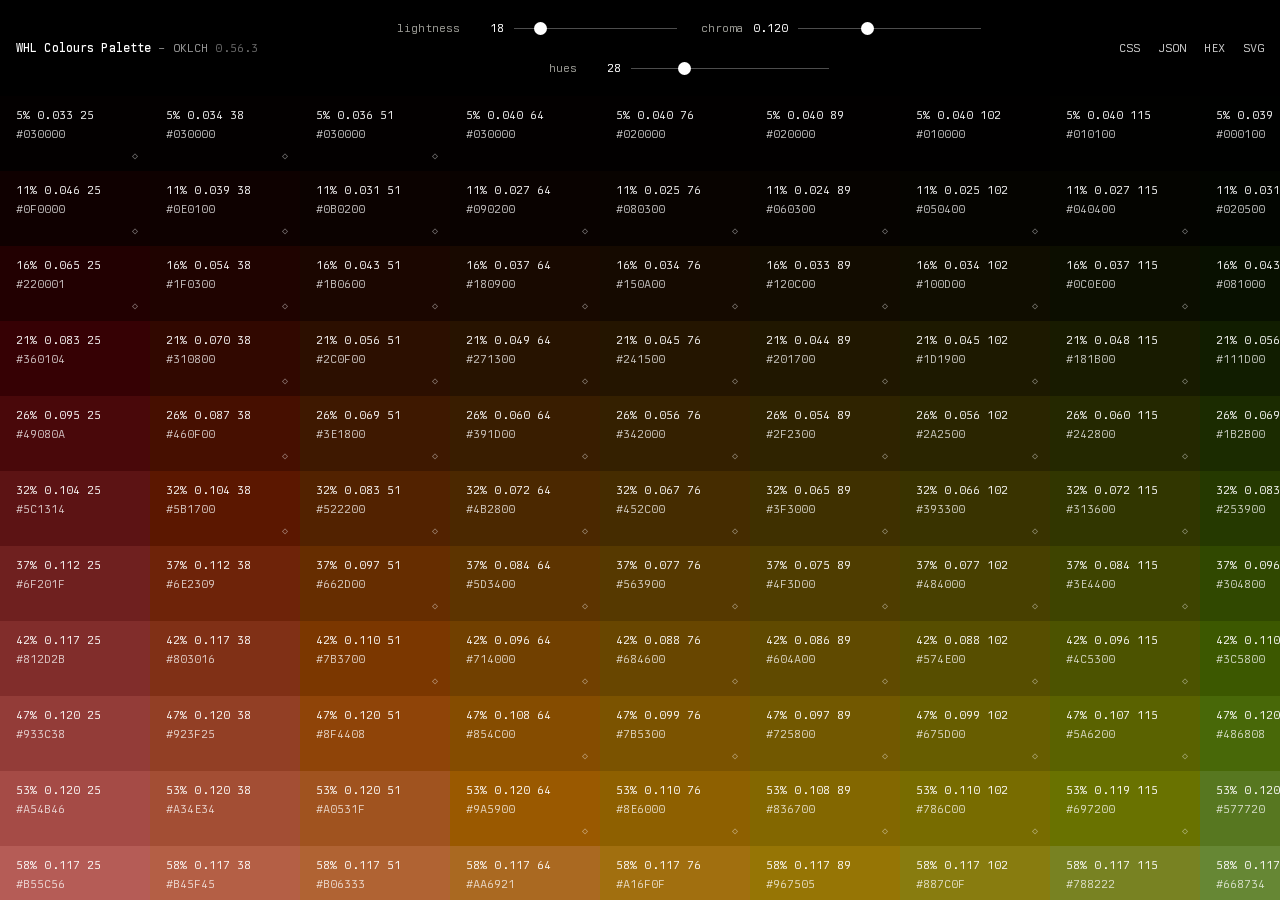
<file: colours/palette/index.html>
<!doctype html>
<html lang="en">
	<head>
		<meta charset="UTF-8" />
		<meta name="viewport" content="width=device-width, initial-scale=1.0" />
		<title>WHL Colours Palette</title>
		<style>
			/* The typeface is the licensed Berkeley Mono web font, served from
			   beside the Gradient tool so the file exists once per site — the
			   same pattern as the front door and the Gradient itself, which is
			   the one binding that has proven reliable everywhere (local()
			   matching was tried and retired: Safari hides user-installed
			   fonts, and engines disagree on variable-font instance names).
			   The served face leads the stack; the installed family names
			   follow for file:// dev where the URL cannot resolve. */
			@font-face {
				font-family: "Berkeley Mono";
				src: url(../gradient/berkeley.woff2) format("woff2");
				font-display: swap;
			}

			@layer palette;

			@layer palette {
				/* --- Tokens --- */
				:root {
					--base-font:
						"Berkeley Mono", "Berkeley Mono Variable", "TX-02", "IBM Plex Mono", ui-monospace, "SF Mono", Menlo,
						monospace;
					--base-font-size: 12px;
					--base-space: 16px;
					--base-ink: #fff;
					--base-ink-muted: #9a9a94;
					/* The cell is 2:1 — the owner's layout law. Width leads; the
					   height follows as half of it. */
					--cell-min-width: 150px;
					--cell-min-height: 75px;
					--footer-height: 96px;
					--header-height: var(--footer-height);
					--z-toolbar: 6;
					--z-toast: 20;
				}

				* {
					box-sizing: border-box;
					margin: 0;
					padding: 0;
				}
				html,
				body {
					height: 100%;
					/* No Safari rubber-band bounce at scroll ends. */
					overscroll-behavior: none;
				}
				body {
					font-family: var(--base-font);
					font-size: var(--base-font-size);
					-webkit-font-smoothing: antialiased;
					overflow: hidden;
					display: flex;
					flex-direction: column;
					background: #fff;
				}

				/* --- Toolbar — doubles as the black row of the swatch --- */
				.toolbar {
					grid-column: 1 / -1;
					grid-row: 1;
					background: #000;
					color: var(--base-ink);
					position: sticky;
					top: 0;
					z-index: var(--z-toolbar);
					min-width: 0;
				}
				.toolbar-inner {
					position: sticky;
					left: 0;
					max-width: 100vw;
					height: 100%;
					display: flex;
					align-items: center;
					gap: 22px;
					padding: 0 var(--base-space);
				}
				.brand {
					font-weight: 500;
					letter-spacing: 0.01em;
					white-space: nowrap;
				}
				.brand-product {
					font-weight: 500;
				}
				.brand-model {
					font-weight: 400;
					opacity: 0.6;
				}
				.brand-version {
					font-weight: 400;
					opacity: 0.4;
				}

				.controls {
					display: flex;
					align-items: center;
					gap: 24px;
					flex-wrap: wrap;
					flex: 1;
					justify-content: center;
				}
				.control {
					display: flex;
					align-items: center;
					gap: 10px;
					width: clamp(200px, 22vw, 280px);
				}
				.control label {
					font-weight: 400;
					color: var(--base-ink-muted);
					white-space: nowrap;
				}
				.control-value {
					font-weight: 400;
					color: var(--base-ink);
					min-width: 34px;
					text-align: right;
				}
				.control input[type="range"] {
					flex: 1;
					width: auto;
				}

				input[type="range"] {
					-webkit-appearance: none;
					appearance: none;
					width: 100%;
					height: 16px;
					background: transparent;
					cursor: pointer;
					display: block;
				}
				input[type="range"]::-webkit-slider-runnable-track {
					height: 1px;
					background: rgba(255, 255, 255, 0.3);
				}
				input[type="range"]::-webkit-slider-thumb {
					-webkit-appearance: none;
					width: 13px;
					height: 13px;
					border-radius: 50%;
					background: #fff;
					margin-top: -6px;
				}
				input[type="range"]::-moz-range-track {
					height: 1px;
					background: rgba(255, 255, 255, 0.3);
				}
				input[type="range"]::-moz-range-thumb {
					width: 13px;
					height: 13px;
					border: none;
					border-radius: 50%;
					background: #fff;
				}

				.exports {
					display: flex;
					gap: 18px;
					flex-wrap: wrap;
				}
				.export-button {
					font-family: inherit;
					font-size: inherit;
					font-weight: 400;
					line-height: 1;
					padding: 0;
					border: none;
					background: none;
					color: var(--base-ink);
					opacity: 0.8;
					cursor: pointer;
					white-space: nowrap;
				}
				.export-button:hover {
					opacity: 1;
					text-decoration: underline;
					text-underline-offset: 3px;
				}

				/* --- The swatch grid — fills the viewport, scrolls past minimums --- */
				.swatch {
					flex: 1;
					display: grid;
					min-height: 0;
					overflow: auto;
					overscroll-behavior: none;
				}

				.cell {
					position: relative;
					cursor: pointer;
					min-width: 0;
					min-height: 0;
					overflow: hidden;
				}
				.cell:hover::after {
					content: "";
					position: absolute;
					inset: 0;
					box-shadow: inset 0 0 0 1px currentColor;
					opacity: 0.55;
				}
				/* The white footer note is a caption, not a colour cell — no
				   pointer, no hover outline, no click-to-copy. */
				.cell--plain {
					cursor: default;
				}
				.cell--plain:hover::after {
					content: none;
				}
				.cell--selected::after {
					content: "";
					position: absolute;
					inset: 0;
					box-shadow: inset 0 0 0 3px currentColor;
					opacity: 0.9;
				}
				.cell-title {
					position: absolute;
					top: 12px;
					left: var(--base-space);
					right: 10px;
					font-weight: 400;
					letter-spacing: 0.01em;
					line-height: 1.3;
					white-space: nowrap;
					overflow: hidden;
					pointer-events: none;
				}
				.cell-hex {
					position: absolute;
					top: 31px;
					left: var(--base-space);
					font-weight: 400;
					opacity: 0.78;
					pointer-events: none;
				}
				.cell-flag {
					position: absolute;
					bottom: 10px;
					right: 12px;
					font-size: 10px;
					opacity: 0.5;
					pointer-events: none;
				}
				.cell-note {
					position: sticky;
					left: var(--base-space);
					align-self: center;
					font-weight: 400;
					line-height: 1.8;
					color: rgba(0, 0, 0, 0.55);
					max-width: calc(100vw - 2 * var(--base-space));
				}
				.cell-note-link {
					color: inherit;
					pointer-events: auto;
				}

				/* --- Toast --- */
				.toast {
					position: fixed;
					bottom: 26px;
					left: 50%;
					transform: translateX(-50%) translateY(16px);
					z-index: var(--z-toast);
					background: #161616;
					color: #fff;
					font-weight: 400;
					padding: 10px 18px;
					border-radius: 10px;
					opacity: 0;
					pointer-events: none;
					transition: all 0.25s ease;
				}
				.toast--visible {
					opacity: 1;
					transform: translateX(-50%) translateY(0);
				}

			}
		</style>
	</head>
	<body>
		<div class="swatch" id="swatch">
			<div class="toolbar" id="toolbar">
				<div class="toolbar-inner">
					<div class="brand">
						WHL <span class="brand-product">Colours Palette</span> <span class="brand-model">– OKLCH</span>
					<span class="brand-version" id="brandVersion"></span>
					</div>
					<div class="controls">
						<div class="control">
							<label for="lightnessRange">lightness</label><span class="control-value" id="lightnessValue"></span>
							<input type="range" id="lightnessRange" min="5" max="100" step="1" />
						</div>
						<div class="control">
							<label for="chromaRange">chroma</label><span class="control-value" id="chromaValue"></span>
							<!-- Capped at the sRGB ceiling: the gamut's global maximum chroma is
							     ≈0.313 (the blue primary), so every position past 0.32 clamps for
							     every hue. sRGB hex is the deliverable — practical on any screen,
							     any platform, and in print preparation. -->
							<input type="range" id="chromaRange" min="0" max="0.32" step="0.002" />
						</div>
						<div class="control">
							<label for="huesRange">hues</label><span class="control-value" id="huesValue"></span>
							<input type="range" id="huesRange" min="3" max="100" step="1" />
						</div>
					</div>
					<div class="exports">
						<button class="export-button" id="exportCss" title="copy all colours as CSS variables">CSS</button>
						<button class="export-button" id="exportJson" title="download the whole palette as JSON">JSON</button>
						<button class="export-button" id="exportHex" title="copy a plain list of hex codes">HEX</button>
						<button class="export-button" id="exportSvg" title="download the swatch as SVG">SVG</button>
					</div>
				</div>
			</div>
		</div>

		<div class="toast" id="toast"></div>

		<script>
			// ----------------------------------------------------------------
			// OKLCH ⇄ sRGB (round-trip verified)
			// ----------------------------------------------------------------
			function srgbToLinear(channel) {
				return channel <= 0.04045 ? channel / 12.92 : Math.pow((channel + 0.055) / 1.055, 2.4)
			}

			function linearToSrgb(channel) {
				return channel <= 0.0031308 ? 12.92 * channel : 1.055 * Math.pow(channel, 1 / 2.4) - 0.055
			}

			function oklchToLinearRgb(lightness, chroma, hue) {
				const hueRadians = (hue * Math.PI) / 180
				const a = chroma * Math.cos(hueRadians)
				const b = chroma * Math.sin(hueRadians)
				const l = Math.pow(lightness + 0.3963377774 * a + 0.2158037573 * b, 3)
				const m = Math.pow(lightness - 0.1055613458 * a - 0.0638541728 * b, 3)
				const s = Math.pow(lightness - 0.0894841775 * a - 1.291485548 * b, 3)
				return [
					4.0767416621 * l - 3.3077115913 * m + 0.2309699292 * s,
					-1.2684380046 * l + 2.6097574011 * m - 0.3413193965 * s,
					-0.0041960863 * l - 0.7034186147 * m + 1.707614701 * s,
				]
			}

			function isInGamut(linearRgb) {
				return linearRgb.every((channel) => channel >= -0.0001 && channel <= 1.0001)
			}

			function clampChroma(lightness, chroma, hue) {
				if (isInGamut(oklchToLinearRgb(lightness, chroma, hue))) return { chroma, clamped: false }
				let low = 0
				let high = chroma
				for (let i = 0; i < 22; i++) {
					const mid = (low + high) / 2
					if (isInGamut(oklchToLinearRgb(lightness, mid, hue))) low = mid
					else high = mid
				}
				return { chroma: low, clamped: true }
			}

			function oklchToHex(lightness, chroma, hue) {
				const gamut = clampChroma(lightness, chroma, hue)
				const linear = oklchToLinearRgb(lightness, gamut.chroma, hue)
				const toByte = (channel) =>
					Math.round(Math.min(1, Math.max(0, linearToSrgb(Math.min(1, Math.max(0, channel))))) * 255)
				const toHexPair = (byte) => byte.toString(16).padStart(2, "0")
				return {
					hex: "#" + toHexPair(toByte(linear[0])) + toHexPair(toByte(linear[1])) + toHexPair(toByte(linear[2])),
					chroma: gamut.chroma,
					clamped: gamut.clamped,
				}
			}

			function hexToRgb(hex) {
				let digits = hex.replace("#", "").trim()
				if (digits.length === 3)
					digits = digits
						.split("")
						.map((d) => d + d)
						.join("")
				if (!/^[0-9a-fA-F]{6}$/.test(digits)) return null
				return [parseInt(digits.slice(0, 2), 16), parseInt(digits.slice(2, 4), 16), parseInt(digits.slice(4, 6), 16)]
			}

			function inkFor(hex) {
				const [r, g, b] = hexToRgb(hex)
				const luminance =
					0.2126 * srgbToLinear(r / 255) + 0.7152 * srgbToLinear(g / 255) + 0.0722 * srgbToLinear(b / 255)
				return luminance > 0.45 ? "rgba(0,0,0,.82)" : "rgba(255,255,255,.93)"
			}

			// ----------------------------------------------------------------
			// Print references — approximations for print orientation only,
			// in one compact house format: CMYK as "C50 M12 Y39 K19", PT as
			// "PC7621 PU8509" (nearest coated and uncoated entries). The PT
			// sidecar is pantone.json beside this file — the owner supplies
			// { "coated": { "<code>": "#hex" }, "uncoated": { … } }; it is
			// licensed data and never ships with the source. sRGB stays hex.
			// ----------------------------------------------------------------
			function approximateCmyk(hex) {
				const [r, g, b] = hexToRgb(hex).map((byte) => byte / 255)
				const k = 1 - Math.max(r, g, b)
				if (k >= 1) return "C0 M0 Y0 K100"
				const toPercent = (channel) => Math.round((channel / (1 - k)) * 100)
				const [c, m, y] = [toPercent(1 - r - k), toPercent(1 - g - k), toPercent(1 - b - k)]
				return `C${c} M${m} Y${y} K${Math.round(k * 100)}`
			}

			function hexToOklab(hex) {
				const bytes = hexToRgb(hex)
				if (!bytes) return null
				const [r, g, b] = bytes.map((byte) => srgbToLinear(byte / 255))
				const l = Math.cbrt(0.4122214708 * r + 0.5363325363 * g + 0.0514459929 * b)
				const m = Math.cbrt(0.2119034982 * r + 0.6806995451 * g + 0.1073969566 * b)
				const s = Math.cbrt(0.0883024619 * r + 0.2817188376 * g + 0.6299787005 * b)
				return {
					L: 0.2104542553 * l + 0.793617785 * m - 0.0040720468 * s,
					a: 1.9779984951 * l - 2.428592205 * m + 0.4505937099 * s,
					b: 0.0259040371 * l + 0.7827717662 * m - 0.808675766 * s,
				}
			}

			let ptTable = null

			function nearestIn(table, hex) {
				if (!table) return null
				const target = hexToOklab(hex)
				let bestCode = null
				let bestDistance = Infinity
				Object.entries(table).forEach(([code, value]) => {
					const candidate = hexToOklab(String(value))
					if (!candidate) return
					const distance =
						(target.L - candidate.L) ** 2 + (target.a - candidate.a) ** 2 + (target.b - candidate.b) ** 2
					if (distance < bestDistance) {
						bestDistance = distance
						bestCode = code
					}
				})
				return bestCode
			}

			function ptCode(hex) {
				if (!ptTable) return null
				const codes = []
				const coated = nearestIn(ptTable.coated, hex)
				if (coated) codes.push("PC" + coated)
				const uncoated = nearestIn(ptTable.uncoated, hex)
				if (uncoated) codes.push("PU" + uncoated)
				return codes.length ? codes.join(" ") : null
			}

			function printReferenceFor(hex) {
				const reference = { cmyk: approximateCmyk(hex) }
				const pt = ptCode(hex)
				if (pt) reference.pt = pt
				return reference
			}

			// The PT table ships with the site (pantone.json beside the page);
			// dropping another table onto the page overrides it per browser.
			// Either way the shape is { "coated": { "<code>": "#hex" }, "uncoated": … }.
			// Only numeric codes survive parsing — the owner's rule: a PT
			// reference without a number is not shown, and what does not
			// correspond is not forced to correspond.
			function parsePtTable(text) {
				let data
				try {
					data = JSON.parse(text)
				} catch (error) {
					return null
				}
				if (!data || typeof data !== "object" || Array.isArray(data)) return null
				const table = {}
				;["coated", "uncoated"].forEach(function (substrate) {
					const entries = data[substrate]
					if (!entries || typeof entries !== "object" || Array.isArray(entries)) return
					const numeric = {}
					Object.entries(entries).forEach(function ([code, value]) {
						if (/^\d+$/.test(code) && typeof value === "string") numeric[code] = value
					})
					if (Object.keys(numeric).length) table[substrate] = numeric
				})
				return Object.keys(table).length ? table : null
			}


			// ----------------------------------------------------------------
			// State — no main colour: the whole swatch is the starting point
			// ----------------------------------------------------------------
			const version = "0.56.3"
			const storageKey = "whl-colour-palette-v3"
			// The house defaults — the same settings the companion Gradient tool's
			// baked default swatch was generated from (swatch/default.json), so a
			// fresh visitor to either tool starts from the one house standard.
			const defaultSettings = { hueStart: 25, chroma: 0.12, hueCount: 28, lightnessCount: 18 }
			const settings = { ...defaultSettings }
			try {
				const saved = JSON.parse(localStorage.getItem(storageKey))
				if (saved && saved.chroma !== undefined) Object.assign(settings, saved)
				// settings saved before the slider was capped may exceed the ceiling
				settings.chroma = Math.min(settings.chroma, Number(elementById("chromaRange").max))
			} catch (error) {
				/* fresh start is fine */
			}

			function elementById(id) {
				return document.getElementById(id)
			}

			function showToast(message) {
				const toast = elementById("toast")
				toast.textContent = message
				toast.classList.add("toast--visible")
				clearTimeout(toast.hideTimer)
				toast.hideTimer = setTimeout(() => toast.classList.remove("toast--visible"), 1400)
			}

			function copyToClipboard(text, message) {
				const announce = () => showToast(message || text + "  copied")
				const fallback = () => {
					const scratch = document.createElement("textarea")
					scratch.value = text
					scratch.style.cssText = "position:fixed;top:0;left:0;opacity:0"
					document.body.appendChild(scratch)
					scratch.focus()
					scratch.select()
					let copied = false
					try {
						copied = document.execCommand("copy")
					} catch (error) {
						copied = false
					}
					scratch.remove()
					if (copied) announce()
					else showToast("copy failed — try the SVG export")
				}
				if (navigator.clipboard && navigator.clipboard.writeText) {
					navigator.clipboard.writeText(text).then(announce).catch(fallback)
				} else {
					fallback()
				}
			}

			// ----------------------------------------------------------------
			// Palette — hue families as columns, lightness steps as rows.
			// Black (the toolbar) is rung 0, white the top rung; the steps are
			// the evenly spaced rungs between them. A colour has exactly one
			// lightness number — its true OKLCH lightness percent — used in
			// the cell title, the CSS variable, the JSON key, and the filename.
			// ----------------------------------------------------------------
			function lightnessAt(index) {
				return (index + 1) / (settings.lightnessCount + 1)
			}

			function lightnessPercentAt(index) {
				return Math.round(lightnessAt(index) * 100)
			}

			function chromaAt(lightness) {
				// chroma breathes with lightness: full at mid-tones, gentle at the extremes
				const factor = 0.2 + 0.8 * Math.sin(Math.PI * Math.min(1, Math.max(0, lightness)))
				return settings.chroma * factor
			}

			function buildFamilies() {
				const families = []
				for (let i = 0; i < settings.hueCount; i++) {
					const hue = (settings.hueStart + (i * 360) / settings.hueCount) % 360
					const cells = []
					for (let index = 0; index < settings.lightnessCount; index++) {
						const lightness = lightnessAt(index)
						const rendered = oklchToHex(lightness, chromaAt(lightness), hue)
						cells.push({
							label: lightnessPercentAt(index),
							hex: rendered.hex,
							clamped: rendered.clamped,
							// the title IS the colour, in standard CSS oklch() notation
							title: `${lightnessPercentAt(index)}% ${rendered.chroma.toFixed(3)} ${Math.round(hue)}`,
						})
					}
					families.push({ hue, cells })
				}
				return families
			}

			// ----------------------------------------------------------------
			// Selection — a whole column (hue family) or row (lightness step).
			// Selecting copies its hex list and marks it for SVG export.
			// Shift-click selects a column, alt-click a row, Escape clears.
			// ----------------------------------------------------------------
			let selection = null

			function sameSelection(a, b) {
				return a && b && a.kind === b.kind && a.index === b.index
			}

			function isSelected(columnIndex, rowIndex) {
				if (!selection) return false
				if (selection.kind === "column") return selection.index === columnIndex
				return selection.index === rowIndex
			}

			function selectionHexes() {
				const families = buildFamilies()
				if (selection.kind === "column") return families[selection.index].cells.map((cell) => cell.hex.toUpperCase())
				return families.map((family) => family.cells[selection.index].hex.toUpperCase())
			}

			function toggleSelection(next) {
				selection = sameSelection(selection, next) ? null : next
				if (selection) copyToClipboard(selectionHexes().join("\n"), `${selection.kind} copied — SVG exports it`)
				else showToast("selection cleared")
				render()
			}

			// ----------------------------------------------------------------
			// Rendering
			// ----------------------------------------------------------------
			function colourCell(cell, columnIndex, rowIndex, ink) {
				const element = document.createElement("div")
				element.className = isSelected(columnIndex, rowIndex) ? "cell cell--selected" : "cell"
				element.style.cssText = `background:${cell.hex}; grid-row:${rowIndex + 2}; grid-column:${columnIndex + 1}; color:${ink}`
				element.innerHTML = `<span class="cell-title" style="color:${ink}">${cell.title}</span>
				<span class="cell-hex" style="color:${ink}">${cell.hex.toUpperCase()}</span>
				${cell.clamped ? `<span class="cell-flag" style="color:${ink}">◇</span>` : ""}`
				element.onclick = function (event) {
					if (event.shiftKey) toggleSelection({ kind: "column", index: columnIndex })
					else if (event.altKey) toggleSelection({ kind: "row", index: rowIndex })
					else copyToClipboard(cell.hex.toUpperCase())
				}
				return element
			}

			function whiteRowCell(row) {
				const element = document.createElement("div")
				element.className = "cell cell--plain"
				element.style.cssText = `background:#fff; grid-row:${row}; grid-column:1 / -1; color:#000; display:flex; align-items:center`
				element.innerHTML = `<span class="cell-note">- click copies the cell — shift-click copies the column — alt-click copies the row<br>
				◇ chroma was reduced to fit the sRGB screen gamut — the title shows the actual rendered value<br>
				© ${new Date().getFullYear()} Wanted Hacker Limited · <a class="cell-note-link" href="https://whl.ltd">whl.ltd</a></span>`
				return element
			}

			function sizeTracks() {
				// The grid fills the browser window. Columns share the width and
				// rows share the height as equal fractions, down to readable
				// minimums; past those the swatch scrolls instead of crushing.
				// The header (toolbar) and footer (white note) have fixed heights;
				// the colour rows take the rest.
				const swatch = elementById("swatch")
				const minWidth = getComputedStyle(document.documentElement).getPropertyValue("--cell-min-width").trim()
				swatch.style.gridTemplateColumns = `repeat(${settings.hueCount}, minmax(${minWidth}, 1fr))`
				swatch.style.gridTemplateRows = `var(--header-height) repeat(${settings.lightnessCount}, minmax(var(--cell-min-height), 1fr)) var(--footer-height)`
			}

			function render() {
				elementById("brandVersion").textContent = version
			elementById("lightnessRange").value = settings.lightnessCount
				elementById("chromaRange").value = settings.chroma
				elementById("huesRange").value = settings.hueCount
				elementById("lightnessValue").textContent = settings.lightnessCount
				elementById("chromaValue").textContent = settings.chroma.toFixed(3)
				elementById("huesValue").textContent = settings.hueCount

				const families = buildFamilies()
				const swatch = elementById("swatch")
				const stale = [...swatch.children].filter((child) => child.id !== "toolbar")
				stale.forEach((child) => child.remove())

				sizeTracks()

				// a selection that outlived a slider change may point past the grid
				if (selection) {
					const limit = selection.kind === "column" ? families.length : settings.lightnessCount
					if (selection.index >= limit) selection = null
				}

				swatch.appendChild(whiteRowCell(settings.lightnessCount + 2))
				families.forEach((family, columnIndex) => {
					family.cells.forEach((cell, rowIndex) => {
						swatch.appendChild(colourCell(cell, columnIndex, rowIndex, inkFor(cell.hex)))
					})
				})

				try {
					localStorage.setItem(storageKey, JSON.stringify(settings))
				} catch (error) {
					/* private mode is fine */
				}
			}

			// ----------------------------------------------------------------
			// Exports
			// ----------------------------------------------------------------
			function gatherPalette() {
				return {
					settings: {
						lightness: settings.lightnessCount,
						chroma: Number(settings.chroma.toFixed(4)),
						hues: settings.hueCount,
					},
					black: "#000000",
					white: "#ffffff",
					families: buildFamilies().map((family) => ({
						hue: Math.round(family.hue),
						steps: Object.fromEntries(family.cells.map((cell) => [cell.label, cell.hex])),
						// approximate print references beside the honest hex — device
						// CMYK always, PT only when the sidecar table is present.
						// The Gradient tool reads steps alone; print is a sibling.
						print: Object.fromEntries(family.cells.map((cell) => [cell.label, printReferenceFor(cell.hex)])),
					})),
				}
			}

			function hueToken(hue) {
				return String(Math.round(hue) % 360).padStart(3, "0")
			}

			function exportCss() {
				let css = ":root {\n  /* WHL Colours Palette */\n  --whl-black: #000000;\n  --whl-white: #ffffff;\n"
				buildFamilies().forEach((family) => {
					family.cells.forEach((cell) => {
						css += `  --whl-${hueToken(family.hue)}-${cell.label}: ${cell.hex};\n`
					})
				})
				css += "}"
				copyToClipboard(css, "CSS variables copied")
			}

			function exportJson() {
				downloadFile(exportName("json"), JSON.stringify(gatherPalette(), null, 2), "application/json")
			}

			function exportHex() {
				const lines = buildFamilies().flatMap((family) => family.cells.map((cell) => cell.hex))
				copyToClipboard(["#000000", ...lines, "#FFFFFF"].join("\n").toUpperCase(), "hex list copied")
			}

			function svgRectangles(cells) {
				// cells laid out by grid position; the SVG cell is 1:1 at twice
				// the UI cell's height (150 = 2 × 75), the doubled lower half
				// carrying the CMYK and PT lines the screen does not show. The
				// typography mirrors the UI cell exactly: 12px, weight 400,
				// left margin 16, line tops 12/31/50/69 (19px pitch), hex and
				// print lines at the UI's 0.78 ink. Design tools ignore
				// attributes inherited from groups, so every text element is
				// self-contained; the groups are pure structure — plates in a
				// bottom "swatch" layer, every value in per-kind groups
				// (oklch / hex / cmyk / pt) inside one "values" layer on top,
				// so the numbers hide or delete in one click.
				const cellSize = 150
				const ascent = 10
				// numeric-only PT codes fit side by side on one line: the worst
				// case (PC9999 PU9999) runs 110 of the cell's 150 units
				const lineTops = { oklch: 12, hex: 31, cmyk: 50, pt: 69 }
				// PostScript name first — design apps (Affinity, Sketch) match
				// it; family names after for browsers; no quotes anywhere —
				// Affinity reads a quoted list as one literal unknown name.
				const type = `font-family="BerkeleyMonoVariable-Regular, Berkeley Mono Variable, Berkeley Mono, IBM Plex Mono, JetBrains Mono, monospace" font-size="12" font-weight="400"`
				let plates = ""
				const values = { oklch: "", hex: "", cmyk: "", pt: "" }
				cells.forEach(function (cell) {
					const x = cell.column * cellSize
					const y = cell.row * cellSize
					plates += `    <rect x="${x}" y="${y}" width="${cellSize}" height="${cellSize}" fill="${cell.hex}"/>\n`
					if (cell.title) {
						const ink = inkFor(cell.hex)
						const reference = printReferenceFor(cell.hex)
						const line = (kind, text, dim) =>
							`      <text x="${x + 16}" y="${y + lineTops[kind] + ascent}" ${type} fill="${ink}"${dim ? ' opacity="0.78"' : ""}>${text}</text>\n`
						values.oklch += line("oklch", cell.title, false)
						values.hex += line("hex", cell.hex.toUpperCase(), true)
						values.cmyk += line("cmyk", reference.cmyk, true)
						if (reference.pt) values.pt += line("pt", reference.pt, true)
					}
				})
				let valueGroups = ""
				Object.entries(values).forEach(function ([kind, texts]) {
					if (!texts) return
					valueGroups += `    <g id="${kind}">\n${texts}    </g>\n`
				})
				const columns = Math.max(...cells.map((cell) => cell.column)) + 1
				const rows = Math.max(...cells.map((cell) => cell.row)) + 1
				const width = columns * cellSize
				const height = rows * cellSize
				const valuesLayer = valueGroups ? `  <g id="values">\n${valueGroups}  </g>\n` : ""
				return `<svg xmlns="http://www.w3.org/2000/svg" width="${width}" height="${height}" viewBox="0 0 ${width} ${height}">\n  <g id="swatch">\n${plates}  </g>\n${valuesLayer}</svg>`
			}

			function exportName(extension, suffix) {
				// whl_colours_palette_<lightness>_<chroma>_<hues>[_<selection>].<extension>
				// — the three toolbar settings plus any selection, so every file
				// states exactly what produced it
				return `whl_colours_palette_${settings.lightnessCount}_${settings.chroma.toFixed(3)}_${settings.hueCount}${suffix ? "_" + suffix : ""}.${extension}`
			}

			function downloadFile(name, content, type) {
				const blob = new Blob([content], { type })
				const link = document.createElement("a")
				link.href = URL.createObjectURL(blob)
				link.download = name
				link.click()
				URL.revokeObjectURL(link.href)
				showToast(name + " downloaded")
			}

			function svgCells(families) {
				// colour cells carry their title into the SVG; the black and white
				// frame plates stay bare, mirroring the screen
				if (selection && selection.kind === "column") {
					const family = families[selection.index]
					return {
						name: exportName("svg", "h" + Math.round(family.hue)),
						cells: family.cells.map((cell, rowIndex) => ({ column: 0, row: rowIndex, hex: cell.hex, title: cell.title })),
					}
				}
				if (selection && selection.kind === "row") {
					return {
						name: exportName("svg", "l" + lightnessPercentAt(selection.index)),
						cells: families.map((family, columnIndex) => ({
							column: columnIndex,
							row: 0,
							hex: family.cells[selection.index].hex,
							title: family.cells[selection.index].title,
						})),
					}
				}
				const cells = [{ column: 0, row: 0, hex: "#000000" }, { column: 0, row: settings.lightnessCount + 1, hex: "#ffffff" }]
				families.forEach(function (family, columnIndex) {
					if (columnIndex > 0) {
						cells.push({ column: columnIndex, row: 0, hex: "#000000" })
						cells.push({ column: columnIndex, row: settings.lightnessCount + 1, hex: "#ffffff" })
					}
					family.cells.forEach(function (cell, rowIndex) {
						cells.push({ column: columnIndex, row: rowIndex + 1, hex: cell.hex, title: cell.title })
					})
				})
				return { name: exportName("svg"), cells }
			}

			function exportSvg() {
				const choice = svgCells(buildFamilies())
				downloadFile(choice.name, svgRectangles(choice.cells), "image/svg+xml")
			}

			// ----------------------------------------------------------------
			// Wiring
			// ----------------------------------------------------------------
			elementById("lightnessRange").addEventListener("input", function (event) {
				settings.lightnessCount = Number(event.target.value)
				render()
			})
			elementById("chromaRange").addEventListener("input", function (event) {
				settings.chroma = Number(event.target.value)
				render()
			})
			elementById("huesRange").addEventListener("input", function (event) {
				settings.hueCount = Number(event.target.value)
				render()
			})
			elementById("exportCss").addEventListener("click", exportCss)
			elementById("exportJson").addEventListener("click", exportJson)
			elementById("exportHex").addEventListener("click", exportHex)
			elementById("exportSvg").addEventListener("click", exportSvg)
			window.addEventListener("resize", sizeTracks)
			window.addEventListener("keydown", function (event) {
				if (event.key === "Escape" && selection) {
					selection = null
					showToast("selection cleared")
					render()
				}
			})

			// The PT table: a previous drop persists in localStorage; failing
			// that, an optional pantone.json sidecar (private deployments).
			// Absence simply means exports carry no PT line.
			const ptStorageKey = "whl-colour-palette-pt"
			try {
				ptTable = parsePtTable(localStorage.getItem(ptStorageKey))
			} catch (error) {
				/* private mode is fine */
			}
			if (!ptTable) {
				fetch("pantone.json")
					.then((response) => (response.ok ? response.text() : null))
					.then((text) => {
						if (text && !ptTable) ptTable = parsePtTable(text)
					})
					.catch(() => {
						/* no sidecar is the normal case */
					})
			}

			// Drop a pantone.json anywhere on the page to load the PT table —
			// the licensed data stays in this browser, never on the server.
			window.addEventListener("dragover", (event) => event.preventDefault())
			window.addEventListener("drop", function (event) {
				event.preventDefault()
				const file = event.dataTransfer.files && event.dataTransfer.files[0]
				if (!file) return
				file.text().then(function (text) {
					const table = parsePtTable(text)
					if (!table) {
						showToast("not a PT table — expected coated / uncoated maps of code to hex")
						return
					}
					ptTable = table
					try {
						localStorage.setItem(ptStorageKey, JSON.stringify(table))
					} catch (error) {
						/* private mode is fine */
					}
					const count = (substrate) => Object.keys(table[substrate] || {}).length
					showToast(`PT table loaded — ${count("coated")} coated, ${count("uncoated")} uncoated`)
				})
			})

			render()
		</script>
	</body>
</html>
</file>
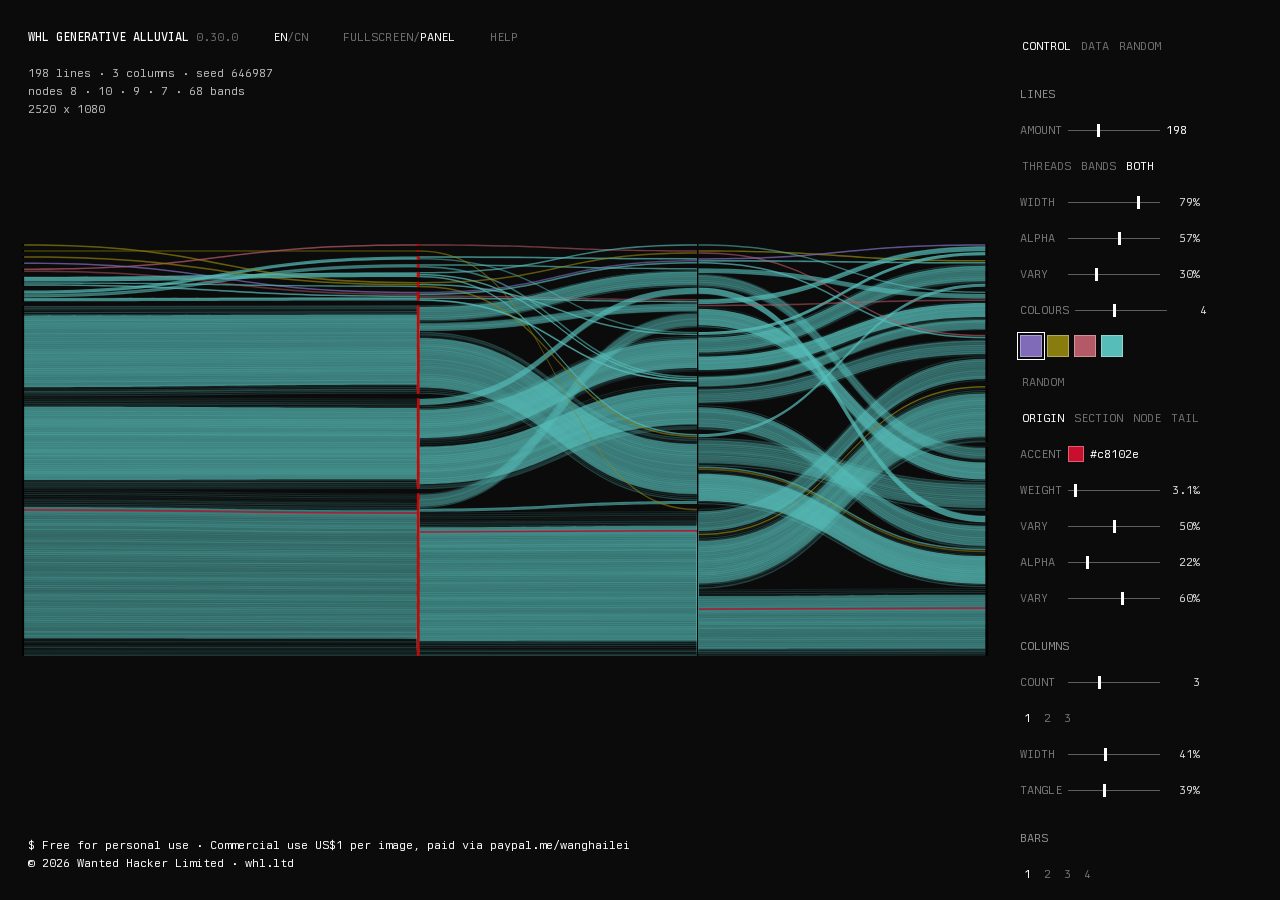
<file: generative/alluvial/index.html>
<!DOCTYPE html>
<!-- WHL Generative Alluvial. What it is, how it is built and how it is
     proven: README.md beside this file. -->
<html lang="en-GB">
<head>
<meta charset="utf-8">
<meta name="viewport" content="width=device-width, initial-scale=1, viewport-fit=cover">
<title>WHL Generative Alluvial</title>
<link rel="stylesheet" href="alluvial.css">
</head>
<body>

<!-- The shell, the nexus pattern: one grid of three columns — the canvas,
	 the help panel, the control panel — whose column template is a class on
	 the shell. A hidden column is 0px wide and the change slides. On the
	 title line, after EN/CN: FULLSCREEN / PANEL toggles the control column,
	 HELP toggles the help column (Hailei, 2026-09-13). -->
<div id="shell" class="show-canvas-panel">

<main id="main">
<div id="stage"><div id="canvas"></div></div>
<!-- The readout, the toggles and the foot lie over the canvas. The layer
	 takes no pointer events, so clicks fall through to the canvas; its
	 children take them back, which is also what makes their text selectable. -->
<div id="fg">
<!-- The title line carries the name and version, then the two toggles five
	 characters on: a flex row, so nothing is measured. -->
<div id="lead">
<div id="titleLine"><div id="title"></div><div id="tools">
<button id="lang" title="Toolbar language" aria-label="Toolbar language"><span id="langEn" class="on">EN</span><span>/</span><span id="langCn">CN</span></button>
<button id="view" title="Show or hide the control panel" aria-label="Show or hide the control panel"><span id="viewFull" data-cn="全螢幕">FULLSCREEN</span><span>/</span><span id="viewPanel" class="on" data-cn="面板">PANEL</span></button>
<button id="helpBtn" title="Open or fold the help" aria-label="Open or fold the help" data-cn="幫助">HELP</button>
</div></div>
<div id="hud"></div>
</div>

<div id="foot">
<div id="licence" class="hidden"><button class="sheetClose" type="button" aria-label="close"><svg viewBox="0 0 32 32" fill="currentColor" aria-hidden="true"><path d="M24 9.4 22.6 8 16 14.6 9.4 8 8 9.4 14.6 16 8 22.6 9.4 24 16 17.4 22.6 24 24 22.6 17.4 16z"/></svg></button><div data-cn-html='個人與非商業使用免費，無任何限制。<br><br>以本工具產出的圖像作商業使用，須一次性支付每圖 US$1 的授權費，經 <a href="https://paypal.me/wanghailei/1USD" target="_blank" rel="noopener">paypal.me/wanghailei</a> 支付；付訖後該圖像即可無限制商用——任何媒介、任何期限、毋須署名。你的 PayPal 收據即授權憑證。<br><br>源碼可見但版權保留：未經書面許可，不得複製、修改、再散佈或另行架設。<br><br>聯絡：<a href="mailto:wanghailei@gmail.com">wanghailei@gmail.com</a>'>Personal and non-commercial use is free, without limitation.<br><br>Commercial use of an image produced with this tool requires a one-time licence fee of US$1 per image, paid via <a href="https://paypal.me/wanghailei/1USD" target="_blank" rel="noopener">paypal.me/wanghailei</a>. Once paid, that image may be used commercially without limit — any medium, any duration, no attribution required. Your PayPal receipt is your proof of licence.<br><br>The source is visible but remains copyrighted: do not copy, modify, redistribute or rehost it without written permission.<br><br>Contact: <a href="mailto:wanghailei@gmail.com">wanghailei@gmail.com</a></div></div>
<div id="terms" data-cn-html='$ 個人使用免費 · 商業使用每圖 US$1，經 <a href="https://paypal.me/wanghailei/1USD" target="_blank" rel="noopener">paypal.me/wanghailei</a> 支付'>$ Free for personal use · Commercial use US$1 per image, paid via <a href="https://paypal.me/wanghailei/1USD" target="_blank" rel="noopener">paypal.me/wanghailei</a></div>
<div id="copy">© 2026 Wanted Hacker Limited · <a href="https://whl.ltd" target="_blank" rel="noopener">whl.ltd</a></div>
</div>
</div>
</main>

<!-- The help panel: twice the control panel's width, folded until HELP. Its
	 body is as wide as the open column, so the text holds still while the
	 column slides. -->
<aside id="help">
<div class="body"><button class="sheetClose" type="button" aria-label="close"><svg viewBox="0 0 32 32" fill="currentColor" aria-hidden="true"><path d="M24 9.4 22.6 8 16 14.6 9.4 8 8 9.4 14.6 16 8 22.6 9.4 24 16 17.4 22.6 24 24 22.6 17.4 16z"/></svg></button><div id="helpText"></div></div>
</aside>

<aside id="toolbar">
	<div id="note" class="hidden"></div>
	<!-- The rail the panels stand in. Not "bar": that id belongs to the bar
		 WIDTH field, and a wrapper of the same name once caught its wiring and
		 every change that bubbled up from the panels (2026-09-11). -->
	<div id="rail">
		<div id="blocks">

		<!-- 0 ── The top line (Hailei, 2026-09-12): CONTROL and DATA are the two
			 ways a sheet is driven — by hand, or by records — and one of them is
			 lit; DATA is disabled until the feature comes, the word standing for
			 it, no records field beneath. RANDOM is a button, one press rolls
			 the whole composition. The mode decides which controls are shown; it
			 never changes the sheet itself. The seed the roll lands on shows in
			 the readout on the left and rides in the address; it has no field. -->
		<section class="panel">
			<div class="control-row group" id="modeRow">
				<button class="btn on" data-mode="control" data-cn="控制">Control</button>
				<button class="btn" data-mode="data" data-cn="資料" disabled>Data</button>
				<button class="btn" id="randomAll" data-cn="隨機">Random</button>
			</div>
		</section>

		<!-- 1 ── Lines: how many, and what a flow is drawn as — threads, bands
			 or both — with the bands' own ink (Hailei, 2026-09-12: threads and
			 bands are both lines, so the panel is LINES and the count AMOUNT). -->
		<section class="panel">
			<h2 data-cn="線">Lines</h2>
			<div class="control-row">
				<span class="label" data-cn="數量">Amount</span>
				<input type="range" id="linesR" min="2" max="600">
				<input type="number" id="lines" min="2" max="600" step="1">
			</div>
			<div class="control-row group" id="bodyRow">
				<button class="btn" data-body="threads" data-cn="線">Threads</button>
				<button class="btn" data-body="bands" data-cn="帶">Bands</button>
				<button class="btn on" data-body="both" data-cn="兼">Both</button>
			</div>
			<div class="control-row">
				<span class="label" data-cn="寬度">Width</span>
				<input type="range" id="bandWidth" min="5" max="100">
				<span class="value" id="bandWidthVal"></span>
			</div>
			<div class="control-row">
				<span class="label" data-cn="濃度">Alpha</span>
				<input type="range" id="bandAlpha" min="2" max="100">
				<span class="value" id="bandAlphaVal"></span>
			</div>
			<div class="control-row">
				<span class="label" data-cn="變化">Vary</span>
				<input type="range" id="bandVary" min="0" max="100">
				<span class="value" id="bandVaryVal"></span>
			</div>
			<!-- The lines' colours — how many, the shelf, what a colour is
				 attached to — and the threads' own ink (Hailei, 2026-09-12:
				 colours belong with the lines). -->
			<!-- How many colours are in play, the shelf of them, and the hex of
				 whichever is selected. -->
			<div class="control-row">
				<span class="label" data-cn="色數">Colours</span>
				<input type="range" id="colours" min="1" max="8">
				<span class="value" id="coloursVal"></span>
			</div>
			<!-- A swatch picks its slot and opens the picker on it; the shelf's
				 hex field went when the picker came (Hailei, 2026-09-12). RANDOM
				 beneath rolls all eight slots. -->
			<div class="control-row">
				<div id="swatches"></div>
			</div>
			<div class="control-row group">
				<button class="btn" id="randomColours" data-cn="隨機">Random</button>
			</div>
			<!-- What a colour is attached to: a thread keeps its first node's
				 colour to the end, or every span takes its column's colour. -->
			<div class="control-row group" id="byRow">
				<button class="btn on" data-by="origin" data-cn="依源">Origin</button>
				<button class="btn" data-by="section" data-cn="依段">Section</button>
				<button class="btn" data-by="node" data-cn="依節">Node</button>
				<button class="btn" data-by="tail" data-cn="末散">Tail</button>
			</div>
			<div class="control-row">
				<span class="label" data-cn="重點">Accent</span>
				<button type="button" class="chip" id="accentChip" title="Pick" aria-label="Pick the accent"></button>
				<input type="text" class="hex" id="accent" spellcheck="false">
			</div>
			<div class="control-row">
				<span class="label" data-cn="線寬">Weight</span>
				<input type="range" id="weight" min="2" max="400">
				<span class="value" id="weightVal"></span>
			</div>
			<div class="control-row">
				<span class="label" data-cn="變化">Vary</span>
				<input type="range" id="weightVary" min="0" max="100">
				<span class="value" id="weightVaryVal"></span>
			</div>
			<div class="control-row">
				<span class="label" data-cn="濃度">Alpha</span>
				<input type="range" id="alpha" min="2" max="100">
				<span class="value" id="alphaVal"></span>
			</div>
			<div class="control-row">
				<span class="label" data-cn="變化">Vary</span>
				<input type="range" id="alphaVary" min="0" max="100">
				<span class="value" id="alphaVaryVal"></span>
			</div>
		</section>

		<!-- 2 ── Columns: how many, left to right, edge to edge; then the list
			 picks one, and the sliders beneath are that column's own — its
			 width and how tangled the flow inside it is (Hailei, 2026-09-12:
			 one column at a time, each a module; "Mix" said nothing, "Tangle"
			 says what the dial does). -->
		<section class="panel" id="columnPanel">
			<h2 data-cn="欄">Columns</h2>
			<div class="control-row">
				<span class="label" data-cn="欄數">Count</span>
				<input type="range" id="columns" min="1" max="7">
				<span class="value" id="columnsVal"></span>
			</div>
			<div class="control-row group" id="colTabs"></div>
			<div class="control-row">
				<span class="label" data-cn="寬度">Width</span>
				<input type="range" id="colWidth" min="1" max="100">
				<span class="value" id="colWidthVal"></span>
			</div>
			<div class="control-row">
				<span class="label" data-cn="纏結">Tangle</span>
				<input type="range" id="colTangle" min="0" max="100">
				<span class="value" id="colTangleVal"></span>
			</div>
		</section>

		<!-- 3 ── Bars: one more than the columns, each shared by its two
			 neighbours, so they are their own section rather than a side of a
			 column (Hailei, 2026-09-12). The list picks one; the dials beneath
			 are that bar's own: how tall, how thick, its air, its nodes, its
			 colour. -->
		<section class="panel" id="barPanel">
			<h2 data-cn="柱">Bars</h2>
			<div class="control-row group" id="barTabs"></div>
			<div class="control-row">
				<span class="label" data-cn="高度">Height</span>
				<input type="range" id="barSpread" min="0" max="100">
				<span class="value" id="barSpreadVal"></span>
			</div>
			<!-- Where a bar shorter than the sheet stands: 0 at the top, 50
				 centred, 100 at the bottom. Held at full height. -->
			<div class="control-row">
				<span class="label" data-cn="位置">Place</span>
				<input type="range" id="barPlace" min="0" max="100">
				<span class="value" id="barPlaceVal"></span>
			</div>
			<div class="control-row">
				<span class="label" data-cn="寬度">Width</span>
				<input type="range" id="barThick" min="0" max="300">
				<span class="value" id="barThickVal"></span>
			</div>
			<div class="control-row">
				<span class="label" data-cn="間隙">Gap</span>
				<input type="range" id="barGap" min="0" max="80">
				<span class="value" id="barGapVal"></span>
			</div>
			<div class="control-row">
				<span class="label" data-cn="節點">Nodes</span>
				<input type="range" id="barNodes" min="1" max="40">
				<span class="value" id="barNodesVal"></span>
			</div>
			<div class="control-row">
				<span class="label" data-cn="顏色">Colour</span>
				<button type="button" class="chip" id="barColourChip" title="Pick" aria-label="Pick the bar's colour"></button>
				<input type="text" class="hex" id="barColour" spellcheck="false">
			</div>
		</section>

		<!-- 4 ── Deal: how the lines are dealt to the nodes — how uneven the
			 first bar's nodes are, how many ways a node splits, how nodes are
			 stacked. -->
		<section class="panel">
			<h2 data-cn="分配">Deal</h2>
			<div class="control-row">
				<span class="label" data-cn="偏重">Skew</span>
				<input type="range" id="skew" min="0" max="100">
				<span class="value" id="skewVal"></span>
			</div>
			<!-- How many ways every node's bundle is cut at the next bar. -->
			<div class="control-row">
				<span class="label" data-cn="分束">Split</span>
				<input type="range" id="split" min="1" max="12">
				<span class="value" id="splitVal"></span>
			</div>
			<!-- How nodes stack down a bar: as dealt, largest at the top, or
				 largest at the bottom. -->
			<div class="control-row group" id="orderRow">
				<button class="btn on" data-order="rolled" data-cn="隨擲">As dealt</button>
				<button class="btn" data-order="big" data-cn="大在上">Big up</button>
				<button class="btn" data-order="small" data-cn="小在上">Small up</button>
			</div>
		</section>

		<!-- 4 ── Shape: the last bar's scatter and the slack in every span -->
		<section class="panel">
			<h2 data-cn="形狀">Shape</h2>
			<!-- The last column's nodes pulled back across the last span, each
				 to its own rolled place. -->
			<div class="control-row">
				<span class="label" data-cn="散佈">Scatter</span>
				<input type="range" id="scatter" min="0" max="100">
				<span class="value" id="scatterVal"></span>
			</div>
			<div class="control-row">
				<span class="label" data-cn="鬆緊">Curve</span>
				<input type="range" id="tension" min="0" max="100">
				<span class="value" id="tensionVal"></span>
			</div>
		</section>

		<!-- 5 ── Canvas -->
		<section class="panel">
			<h2 data-cn="畫布">Canvas</h2>
			<!-- The ground is the canvas's own colour (Hailei, 2026-09-12). -->
			<div class="control-row">
				<span class="label" data-cn="底色">Ground</span>
				<button type="button" class="chip" id="groundChip" title="Pick" aria-label="Pick the ground"></button>
				<input type="text" class="hex" id="ground" spellcheck="false">
			</div>
			<div class="control-row">
				<select id="ratioSel"></select>
				<input type="number" id="ratioNum" min="0.2" max="20" step="0.01">
				<span class="label tight">: 1</span>
			</div>
			<div class="control-row">
				<span class="label tight" id="outWShown"></span>
				<!-- the letter X, not U+00D7 — the multiplication sign sits at
					 lowercase height in this face and reads as a small x -->
				<span class="label tight">X</span>
				<input type="number" id="outH" min="200" max="8000" step="20">
				<span class="label tight">px</span>
			</div>
			<!-- Zoom is how large the sheet is shown, never how large it is
				 exported. FIT sizes it to the room left of this bar. -->
			<div class="control-row">
				<span class="label" data-cn="檢視">Zoom</span>
				<input type="range" id="zoom" min="10" max="300">
				<span class="value" id="zoomVal"></span>
				<button class="btn" id="fit" data-cn="合適">Fit</button>
			</div>
		</section>

		<!-- 7 ── Output -->
		<section class="panel">
			<h2 data-cn="輸出">Output</h2>
			<!-- LINK saves a text file holding the page's URL with every setting
				 after the #, so a sheet can be kept beside its exports and opened
				 again exactly. -->
			<div class="control-row">
				<button class="btn" id="dlSvg">SVG</button>
				<button class="btn" id="dlPng">PNG</button>
				<button class="btn" id="dlLink" data-cn="連結">Link</button>
			</div>
		</section>

		</div>
	</div>
</aside>

</div>

<!-- The colour picker, the house's (the Gradient tool's): a hue strip over a
	 chroma × lightness field. Opened from the chip beside any hex field or
	 from a swatch on the shelf, it edits that one field. It floats over the
	 shell, so it stands outside it. The close icon is an IBM Carbon Design
	 System glyph (Apache-2.0). -->
<div id="picker" class="hidden">
	<button id="pClose" type="button" title="Close" aria-label="Close"><svg viewBox="0 0 32 32" fill="currentColor" aria-hidden="true"><path d="M24 9.4 22.6 8 16 14.6 9.4 8 8 9.4 14.6 16 8 22.6 9.4 24 16 17.4 22.6 24 24 22.6 17.4 16z"/></svg></button>
	<div id="hueWrap"><canvas id="hue" width="176" height="14"></canvas><div id="hueDot"></div></div>
	<div id="fieldWrap"><canvas id="field" width="132" height="88"></canvas><div id="dot"></div></div>
	<div class="picker-row"><input type="text" id="phex" spellcheck="false" aria-label="Hex"></div>
</div>

<script src="help.js"></script>
<script src="alluvial.js"></script>

</body>
</html>
</file>
<file: mindmap-preview/styles/base.css>
/* WHL Mindmap — the entry stylesheet: the order of every layer, the house
	face, the tokens, and the element defaults. The other files each fill one
	layer: page (the shell and what lies over the canvas), panel (the
	controls), picker (the colour picker), canvas (the map). */
@layer carbon, base, page, panel, picker, canvas;

@layer base {
	/* Berkeley Mono lives beside the page as berkeley.woff2, exactly as it does
		beside Gradient and Alluvial; a machine with neither the file nor the
		installed face steps down to IBM Plex Mono. The face is licensed per seat
		and never enters the repository (.gitignore bars *.woff2). */
	@font-face {
		font-family: "Berkeley Mono";
		src: url(../berkeley.woff2) format("woff2");
		font-weight: 100 900;
		font-stretch: 60% 100%;
		font-style: oblique -16deg 0deg;
		font-display: block;
	}

	:root {
		/* The house law for every WHL site: Berkeley Mono, IBM Plex Mono,
			monospace — one size, one set of weight rules. No face is embedded for
			the Chinese interface; it takes whatever the system hands it. The
			Chinese face is IBM Plex Sans TC, since every app on whl.ltd writes
			Traditional Chinese only (the master's rule, 2026-11-12). */
		--mindmap-font-mono: "Berkeley Mono", "IBM Plex Mono", "IBM Plex Sans TC", monospace;
		--base-font-size: 0.75rem;
		--base-line-height: 1.5;
		--base-row-height: 36px;                    /* one panel row = two line boxes */
		--base-min-width: 960px;                    /* the narrowest window the page is drawn for */
		--base-edge-gap: 3px;                       /* how far the layer over the canvas sits off the window's edge */
		--page-margin: 4ch;                         /* content to edge — the house law */
		--panel-width: 252px;
		--panel-width-wide: calc(var(--panel-width) * 2);
		--panel-column: calc(var(--panel-width) + var(--page-margin) - 10px);
		--help-column: calc(var(--panel-column) * 2);
		--outline-column: var(--panel-column);
		/* The ground is the map's own background; the page sets it with the
			map. The ink and the interface's lines turn black on a light ground. */
		--ground: #0b0b0b;
		--ink: #ffffff;
		--line-strong: rgba(255, 255, 255, .34);
		--line-mid: rgba(255, 255, 255, .55);
		--line-soft: rgba(255, 255, 255, .28);
		--line-faint: rgba(255, 255, 255, .1);
		/* Ink held back, as an unchosen word is, in its colour rather than by
			the element's transparency, so what stands behind it can be solid. */
		--ink-held: rgba(255, 255, 255, .42);
		/* The edge of a thing that may wear the ground's own colour, such as
			the canvas colour's chip: a strength that stands 3 to 1 from every
			one of the 16.7 million grounds, a bright red being the hardest
			(3.33 at #f30404). The other lines fell to 1.7, and the chip vanished
			(found in use, 2026-11-12); 0.75 still fell to 2.77 on #f30000, and
			0.8 held by a hair, 3.05, too fine for the browser's rounding. */
		--line-edge: rgba(255, 255, 255, .85);
		--tile-fill: rgba(0, 0, 0, .62);
		/* The selection's glow, pale yellow unless the user picks another (page.js). */
		--highlight: #ffe680;
		/* The solid colour every band in the highlight is drawn in, laid over its
			ground already, which the page sets with the ground so the band is seen
			on it and its words read (colour.js, highlightOn); until it does, the
			highlight itself. */
		--highlight-mark: var(--highlight);
		/* The selection's glow, drawn so for the share of it its blur lets through. */
		--glow-mark: var(--highlight);
		--glow-strength: .4;
		/* The z-index registry. */
		--z-editor: 5;
		--z-foreground: 10;
		--z-picker: 20;
	}

	/* Black on a light ground reads lighter than white on a dark one at the
		same alpha, so each line is a touch heavier in black. */
	:root.ink-dark {
		--ink: #111111;
		--line-strong: rgba(0, 0, 0, .42);
		--line-mid: rgba(0, 0, 0, .62);
		--line-soft: rgba(0, 0, 0, .34);
		--line-faint: rgba(0, 0, 0, .12);
		--ink-held: rgba(17, 17, 17, .42);
		--line-edge: rgba(0, 0, 0, .85);
	}

	* { box-sizing: border-box; border-radius: 0 !important; }

	html, body { height: 100%; margin: 0; background: var(--ground); overscroll-behavior: none; }

	body {
		min-width: var(--base-min-width);
		overflow-x: auto;
		overflow-y: hidden;
		font-family: var(--mindmap-font-mono);
		font-size: var(--base-font-size);
		line-height: var(--base-line-height);
		color: var(--ink);
		-webkit-font-smoothing: antialiased;
	}

	button, input, select, textarea { font-family: inherit; font-size: inherit; color: inherit; }

	/* Current Carbon supplies layout and interaction states. Higher house
		layers keep the unboxed ground, 12px ink and highlight band. Logical
		sizes must be reset too: v11 uses these rather than min-height/width.
		Panel words retain the 32px target in panel.css. */
	/* Native buttons centred short words and stepper symbols inside their
			minimum target. Carbon's space-between would shift them left. */
	button.cds--btn { min-block-size: 0; min-inline-size: 0; justify-content: center; text-align: center; letter-spacing: inherit; color: inherit; background: transparent; }
	button.cds--btn:focus { box-shadow: none; }
	button.cds--btn svg { fill: currentColor; }
	input.cds--text-input { letter-spacing: inherit; }

	/* No focus box: nothing else in this interface is boxed. A button the
		keyboard has reached, in the title line, the outline, the help or the
		panel, is marked instead, at the master's word (#19), as a selected line
		of the outline is: on a band of the highlight, as it is drawn on the
		ground so it is seen there (--highlight-mark, page.js). A button the
		pointer pressed has let the focus go (keyboard.js), so only the
		keyboard's button is marked. The button is a stacking context of its
		own, so the band lies under its letters, not over them. A band is held
		back with any button held back, so each held-back button comes up to
		full strength while it is reached, beside its hover in its own layer;
		a chip is ringed instead, so its own colour shows (panel.css). */
	:focus, :focus-visible { outline: none; }
	button:focus-visible { position: relative; z-index: 0; }
	button:focus-visible::before {
		content: "";
		position: absolute;
		inset: 0;
		z-index: -1;
		background: var(--highlight-mark);
		pointer-events: none;
	}

	.hidden { display: none !important; }
}
</file>
<file: mindmap-preview/styles/carbon.css>
/* Generated from @carbon/styles 1.119.0 (Carbon v11), Apache-2.0. See src/vendor/carbon/LICENSE. */
@layer carbon {
.cds--layout--size-xs {
	--cds-layout-size-height-context: var(--cds-layout-size-height-xs, 1.5rem);
	--cds-layout-size-height: var(--cds-layout-size-height-context);
}

.cds--layout--size-sm {
	--cds-layout-size-height-context: var(--cds-layout-size-height-sm, 2rem);
	--cds-layout-size-height: var(--cds-layout-size-height-context);
}

.cds--layout--size-md {
	--cds-layout-size-height-context: var(--cds-layout-size-height-md, 2.5rem);
	--cds-layout-size-height: var(--cds-layout-size-height-context);
}

.cds--layout--size-lg {
	--cds-layout-size-height-context: var(--cds-layout-size-height-lg, 3rem);
	--cds-layout-size-height: var(--cds-layout-size-height-context);
}

.cds--layout--size-xl {
	--cds-layout-size-height-context: var(--cds-layout-size-height-xl, 4rem);
	--cds-layout-size-height: var(--cds-layout-size-height-context);
}

.cds--layout--size-2xl {
	--cds-layout-size-height-context: var(--cds-layout-size-height-2xl, 5rem);
	--cds-layout-size-height: var(--cds-layout-size-height-context);
}

.cds--layout--size-xs {
	--cds-layout-size-icon-gap-context: var(--cds-layout-size-icon-gap-xs, 0.25rem);
	--cds-layout-size-icon-gap: var(--cds-layout-size-icon-gap-context);
}

.cds--layout--size-sm {
	--cds-layout-size-icon-gap-context: var(--cds-layout-size-icon-gap-sm, 0.5rem);
	--cds-layout-size-icon-gap: var(--cds-layout-size-icon-gap-context);
}

.cds--layout--size-md {
	--cds-layout-size-icon-gap-context: var(--cds-layout-size-icon-gap-md, 0.5rem);
	--cds-layout-size-icon-gap: var(--cds-layout-size-icon-gap-context);
}

.cds--layout--size-lg {
	--cds-layout-size-icon-gap-context: var(--cds-layout-size-icon-gap-lg, 0.75rem);
	--cds-layout-size-icon-gap: var(--cds-layout-size-icon-gap-context);
}

.cds--layout--size-xl {
	--cds-layout-size-icon-gap-context: var(--cds-layout-size-icon-gap-xl, 0.75rem);
	--cds-layout-size-icon-gap: var(--cds-layout-size-icon-gap-context);
}

.cds--layout--size-2xl {
	--cds-layout-size-icon-gap-context: var(--cds-layout-size-icon-gap-2xl, 0.75rem);
	--cds-layout-size-icon-gap: var(--cds-layout-size-icon-gap-context);
}

.cds--layout-constraint--size__default-xs {
	--cds-layout-size-height: var(--cds-layout-size-height-context, var(--cds-layout-size-height-xs, 1.5rem));
}

.cds--layout-constraint--size__min-xs {
	--cds-layout-size-height-min: var(--cds-layout-size-height-xs, 1.5rem);
}

.cds--layout-constraint--size__max-xs {
	--cds-layout-size-height-max: var(--cds-layout-size-height-xs, 1.5rem);
}

.cds--layout-constraint--size__default-sm {
	--cds-layout-size-height: var(--cds-layout-size-height-context, var(--cds-layout-size-height-sm, 2rem));
}

.cds--layout-constraint--size__min-sm {
	--cds-layout-size-height-min: var(--cds-layout-size-height-sm, 2rem);
}

.cds--layout-constraint--size__max-sm {
	--cds-layout-size-height-max: var(--cds-layout-size-height-sm, 2rem);
}

.cds--layout-constraint--size__default-md {
	--cds-layout-size-height: var(--cds-layout-size-height-context, var(--cds-layout-size-height-md, 2.5rem));
}

.cds--layout-constraint--size__min-md {
	--cds-layout-size-height-min: var(--cds-layout-size-height-md, 2.5rem);
}

.cds--layout-constraint--size__max-md {
	--cds-layout-size-height-max: var(--cds-layout-size-height-md, 2.5rem);
}

.cds--layout-constraint--size__default-lg {
	--cds-layout-size-height: var(--cds-layout-size-height-context, var(--cds-layout-size-height-lg, 3rem));
}

.cds--layout-constraint--size__min-lg {
	--cds-layout-size-height-min: var(--cds-layout-size-height-lg, 3rem);
}

.cds--layout-constraint--size__max-lg {
	--cds-layout-size-height-max: var(--cds-layout-size-height-lg, 3rem);
}

.cds--layout-constraint--size__default-xl {
	--cds-layout-size-height: var(--cds-layout-size-height-context, var(--cds-layout-size-height-xl, 4rem));
}

.cds--layout-constraint--size__min-xl {
	--cds-layout-size-height-min: var(--cds-layout-size-height-xl, 4rem);
}

.cds--layout-constraint--size__max-xl {
	--cds-layout-size-height-max: var(--cds-layout-size-height-xl, 4rem);
}

.cds--layout-constraint--size__default-2xl {
	--cds-layout-size-height: var(--cds-layout-size-height-context, var(--cds-layout-size-height-2xl, 5rem));
}

.cds--layout-constraint--size__min-2xl {
	--cds-layout-size-height-min: var(--cds-layout-size-height-2xl, 5rem);
}

.cds--layout-constraint--size__max-2xl {
	--cds-layout-size-height-max: var(--cds-layout-size-height-2xl, 5rem);
}

.cds--layout-constraint--size__default-xs {
	--cds-layout-size-icon-gap: var(--cds-layout-size-icon-gap-context, var(--cds-layout-size-icon-gap-xs, 0.25rem));
}

.cds--layout-constraint--size__min-xs {
	--cds-layout-size-icon-gap-min: var(--cds-layout-size-icon-gap-xs, 0.25rem);
}

.cds--layout-constraint--size__max-xs {
	--cds-layout-size-icon-gap-max: var(--cds-layout-size-icon-gap-xs, 0.25rem);
}

.cds--layout-constraint--size__default-sm {
	--cds-layout-size-icon-gap: var(--cds-layout-size-icon-gap-context, var(--cds-layout-size-icon-gap-sm, 0.5rem));
}

.cds--layout-constraint--size__min-sm {
	--cds-layout-size-icon-gap-min: var(--cds-layout-size-icon-gap-sm, 0.5rem);
}

.cds--layout-constraint--size__max-sm {
	--cds-layout-size-icon-gap-max: var(--cds-layout-size-icon-gap-sm, 0.5rem);
}

.cds--layout-constraint--size__default-md {
	--cds-layout-size-icon-gap: var(--cds-layout-size-icon-gap-context, var(--cds-layout-size-icon-gap-md, 0.5rem));
}

.cds--layout-constraint--size__min-md {
	--cds-layout-size-icon-gap-min: var(--cds-layout-size-icon-gap-md, 0.5rem);
}

.cds--layout-constraint--size__max-md {
	--cds-layout-size-icon-gap-max: var(--cds-layout-size-icon-gap-md, 0.5rem);
}

.cds--layout-constraint--size__default-lg {
	--cds-layout-size-icon-gap: var(--cds-layout-size-icon-gap-context, var(--cds-layout-size-icon-gap-lg, 0.75rem));
}

.cds--layout-constraint--size__min-lg {
	--cds-layout-size-icon-gap-min: var(--cds-layout-size-icon-gap-lg, 0.75rem);
}

.cds--layout-constraint--size__max-lg {
	--cds-layout-size-icon-gap-max: var(--cds-layout-size-icon-gap-lg, 0.75rem);
}

.cds--layout-constraint--size__default-xl {
	--cds-layout-size-icon-gap: var(--cds-layout-size-icon-gap-context, var(--cds-layout-size-icon-gap-xl, 0.75rem));
}

.cds--layout-constraint--size__min-xl {
	--cds-layout-size-icon-gap-min: var(--cds-layout-size-icon-gap-xl, 0.75rem);
}

.cds--layout-constraint--size__max-xl {
	--cds-layout-size-icon-gap-max: var(--cds-layout-size-icon-gap-xl, 0.75rem);
}

.cds--layout-constraint--size__default-2xl {
	--cds-layout-size-icon-gap: var(--cds-layout-size-icon-gap-context, var(--cds-layout-size-icon-gap-2xl, 0.75rem));
}

.cds--layout-constraint--size__min-2xl {
	--cds-layout-size-icon-gap-min: var(--cds-layout-size-icon-gap-2xl, 0.75rem);
}

.cds--layout-constraint--size__max-2xl {
	--cds-layout-size-icon-gap-max: var(--cds-layout-size-icon-gap-2xl, 0.75rem);
}

.cds--layout--density-condensed {
	--cds-layout-density-padding-inline-context: var(--cds-layout-density-padding-inline-condensed, 0.5rem);
	--cds-layout-density-padding-inline: var(--cds-layout-density-padding-inline-context);
}

.cds--layout--density-normal {
	--cds-layout-density-padding-inline-context: var(--cds-layout-density-padding-inline-normal, 1rem);
	--cds-layout-density-padding-inline: var(--cds-layout-density-padding-inline-context);
}

.cds--layout-constraint--density__default-condensed {
	--cds-layout-density-padding-inline: var(--cds-layout-density-padding-inline-context, var(--cds-layout-density-padding-inline-condensed, 0.5rem));
}

.cds--layout-constraint--density__min-condensed {
	--cds-layout-density-padding-inline-min: var(--cds-layout-density-padding-inline-condensed, 0.5rem);
}

.cds--layout-constraint--density__max-condensed {
	--cds-layout-density-padding-inline-max: var(--cds-layout-density-padding-inline-condensed, 0.5rem);
}

.cds--layout-constraint--density__default-normal {
	--cds-layout-density-padding-inline: var(--cds-layout-density-padding-inline-context, var(--cds-layout-density-padding-inline-normal, 1rem));
}

.cds--layout-constraint--density__min-normal {
	--cds-layout-density-padding-inline-min: var(--cds-layout-density-padding-inline-normal, 1rem);
}

.cds--layout-constraint--density__max-normal {
	--cds-layout-density-padding-inline-max: var(--cds-layout-density-padding-inline-normal, 1rem);
}

:root {
	--cds-layout-size-height-xs: 1.5rem;
	--cds-layout-size-height-sm: 2rem;
	--cds-layout-size-height-md: 2.5rem;
	--cds-layout-size-height-lg: 3rem;
	--cds-layout-size-height-xl: 4rem;
	--cds-layout-size-height-2xl: 5rem;
	--cds-layout-size-height-min: 0px;
	--cds-layout-size-height-max: 999999999px;
	--cds-layout-size-icon-gap-xs: 0.25rem;
	--cds-layout-size-icon-gap-sm: 0.5rem;
	--cds-layout-size-icon-gap-md: 0.5rem;
	--cds-layout-size-icon-gap-lg: 0.75rem;
	--cds-layout-size-icon-gap-xl: 0.75rem;
	--cds-layout-size-icon-gap-2xl: 0.75rem;
	--cds-layout-size-icon-gap-min: 0px;
	--cds-layout-size-icon-gap-max: 999999999px;
	--cds-layout-density-padding-inline-condensed: 0.5rem;
	--cds-layout-density-padding-inline-normal: 1rem;
	--cds-layout-density-padding-inline-min: 0px;
	--cds-layout-density-padding-inline-max: 999999999px;
}

:root {
	--cds-layer: var(--cds-layer-01, #f4f4f4);
	--cds-layer-active: var(--cds-layer-active-01, #c6c6c6);
	--cds-layer-background: var(--cds-layer-background-01, #ffffff);
	--cds-layer-hover: var(--cds-layer-hover-01, #e8e8e8);
	--cds-layer-selected: var(--cds-layer-selected-01, #e0e0e0);
	--cds-layer-selected-hover: var(--cds-layer-selected-hover-01, #d1d1d1);
	--cds-layer-accent: var(--cds-layer-accent-01, #e0e0e0);
	--cds-layer-accent-hover: var(--cds-layer-accent-hover-01, #d1d1d1);
	--cds-layer-accent-active: var(--cds-layer-accent-active-01, #a8a8a8);
	--cds-field: var(--cds-field-01, #f4f4f4);
	--cds-field-hover: var(--cds-field-hover-01, #e8e8e8);
	--cds-border-subtle: var(--cds-border-subtle-00, #e0e0e0);
	--cds-border-subtle-selected: var(--cds-border-subtle-selected-01, #c6c6c6);
	--cds-border-strong: var(--cds-border-strong-01, #8d8d8d);
	--cds-border-tile: var(--cds-border-tile-01, #c6c6c6);
}

.cds--layer-one {
	--cds-layer: var(--cds-layer-01, #f4f4f4);
	--cds-layer-active: var(--cds-layer-active-01, #c6c6c6);
	--cds-layer-background: var(--cds-layer-background-01, #ffffff);
	--cds-layer-hover: var(--cds-layer-hover-01, #e8e8e8);
	--cds-layer-selected: var(--cds-layer-selected-01, #e0e0e0);
	--cds-layer-selected-hover: var(--cds-layer-selected-hover-01, #d1d1d1);
	--cds-layer-accent: var(--cds-layer-accent-01, #e0e0e0);
	--cds-layer-accent-hover: var(--cds-layer-accent-hover-01, #d1d1d1);
	--cds-layer-accent-active: var(--cds-layer-accent-active-01, #a8a8a8);
	--cds-field: var(--cds-field-01, #f4f4f4);
	--cds-field-hover: var(--cds-field-hover-01, #e8e8e8);
	--cds-border-subtle: var(--cds-border-subtle-00, #e0e0e0);
	--cds-border-subtle-selected: var(--cds-border-subtle-selected-01, #c6c6c6);
	--cds-border-strong: var(--cds-border-strong-01, #8d8d8d);
	--cds-border-tile: var(--cds-border-tile-01, #c6c6c6);
}

.cds--layer-two {
	--cds-layer: var(--cds-layer-02, #ffffff);
	--cds-layer-active: var(--cds-layer-active-02, #c6c6c6);
	--cds-layer-background: var(--cds-layer-background-02, #f4f4f4);
	--cds-layer-hover: var(--cds-layer-hover-02, #e8e8e8);
	--cds-layer-selected: var(--cds-layer-selected-02, #e0e0e0);
	--cds-layer-selected-hover: var(--cds-layer-selected-hover-02, #d1d1d1);
	--cds-layer-accent: var(--cds-layer-accent-02, #e0e0e0);
	--cds-layer-accent-hover: var(--cds-layer-accent-hover-02, #d1d1d1);
	--cds-layer-accent-active: var(--cds-layer-accent-active-02, #a8a8a8);
	--cds-field: var(--cds-field-02, #ffffff);
	--cds-field-hover: var(--cds-field-hover-02, #e8e8e8);
	--cds-border-subtle: var(--cds-border-subtle-01, #c6c6c6);
	--cds-border-subtle-selected: var(--cds-border-subtle-selected-02, #c6c6c6);
	--cds-border-strong: var(--cds-border-strong-02, #8d8d8d);
	--cds-border-tile: var(--cds-border-tile-02, #a8a8a8);
}

.cds--layer-three {
	--cds-layer: var(--cds-layer-03, #f4f4f4);
	--cds-layer-active: var(--cds-layer-active-03, #c6c6c6);
	--cds-layer-background: var(--cds-layer-background-03, #ffffff);
	--cds-layer-hover: var(--cds-layer-hover-03, #e8e8e8);
	--cds-layer-selected: var(--cds-layer-selected-03, #e0e0e0);
	--cds-layer-selected-hover: var(--cds-layer-selected-hover-03, #d1d1d1);
	--cds-layer-accent: var(--cds-layer-accent-03, #e0e0e0);
	--cds-layer-accent-hover: var(--cds-layer-accent-hover-03, #d1d1d1);
	--cds-layer-accent-active: var(--cds-layer-accent-active-03, #a8a8a8);
	--cds-field: var(--cds-field-03, #f4f4f4);
	--cds-field-hover: var(--cds-field-hover-03, #e8e8e8);
	--cds-border-subtle: var(--cds-border-subtle-02, #e0e0e0);
	--cds-border-subtle-selected: var(--cds-border-subtle-selected-03, #c6c6c6);
	--cds-border-strong: var(--cds-border-strong-03, #8d8d8d);
	--cds-border-tile: var(--cds-border-tile-03, #c6c6c6);
}

.cds--layer-one.cds--layer__with-background {
	background-color: var(--cds-layer-background);
}

.cds--layer-two.cds--layer__with-background {
	background-color: var(--cds-layer-background);
}

.cds--layer-three.cds--layer__with-background {
	background-color: var(--cds-layer-background);
}

@keyframes cds--hide-feedback {
	0% {
		opacity: 1;
		visibility: inherit;
	}
	100% {
		opacity: 0;
		visibility: hidden;
	}
}
@keyframes cds--show-feedback {
	0% {
		opacity: 0;
		visibility: hidden;
	}
	100% {
		opacity: 1;
		visibility: inherit;
	}
}
@keyframes cds--skeleton {
	0% {
		opacity: 0.3;
		transform: scaleX(0);
		transform-origin: left;
	}
	20% {
		opacity: 1;
		transform: scaleX(1);
		transform-origin: left;
	}
	28% {
		transform: scaleX(1);
		transform-origin: right;
	}
	51% {
		transform: scaleX(0);
		transform-origin: right;
	}
	58% {
		transform: scaleX(0);
		transform-origin: right;
	}
	82% {
		transform: scaleX(1);
		transform-origin: right;
	}
	83% {
		transform: scaleX(1);
		transform-origin: left;
	}
	96% {
		transform: scaleX(0);
		transform-origin: left;
	}
	100% {
		opacity: 0.3;
		transform: scaleX(0);
		transform-origin: left;
	}
}
.cds--assistive-text,
.cds--visually-hidden {
	position: absolute;
	overflow: hidden;
	padding: 0;
	border: 0;
	margin: -1px;
	block-size: 1px;
	clip: rect(0, 0, 0, 0);
	inline-size: 1px;
	visibility: inherit;
	white-space: nowrap;
}

.cds--popover-container {
	display: inline-block;
}

.cds--popover-container:not(.cds--popover--auto-align) {
	position: relative;
}

.cds--popover--high-contrast .cds--popover {
	--cds-popover-background-color: var(--cds-background-inverse, #393939);
	--cds-popover-text-color: var(--cds-text-inverse, #ffffff);
}
.cds--popover--high-contrast .cds--popover .cds--skeleton,
.cds--popover--high-contrast .cds--popover .cds--skeleton__text,
.cds--popover--high-contrast .cds--popover .cds--skeleton__placeholder,
.cds--popover--high-contrast .cds--popover .cds--icon--skeleton {
	background: var(--cds-background-inverse-hover, #474747);
}
.cds--popover--high-contrast .cds--popover .cds--skeleton::before,
.cds--popover--high-contrast .cds--popover .cds--skeleton__text::before,
.cds--popover--high-contrast .cds--popover .cds--skeleton__placeholder::before,
.cds--popover--high-contrast .cds--popover .cds--icon--skeleton::before {
	background: var(--cds-background-inverse, #393939);
}

.cds--popover--drop-shadow .cds--popover {
	filter: var(--cds-popover-drop-shadow, drop-shadow(0 0.125rem 0.125rem rgba(0, 0, 0, 0.2)));
}

.cds--popover--border > .cds--popover > .cds--popover-content {
	outline: 1px solid var(--cds-popover-border-color, var(--cds-border-subtle));
	outline-offset: -1px;
}

.cds--popover--caret {
	--cds-popover-offset: 0.625rem;
}

.cds--popover {
	position: absolute;
	z-index: 6000;
	inset: 0;
	pointer-events: none;
}

.cds--popover-content {
	--cds-layout-size-height-sm: 2rem;
}
.cds--popover-content.cds--layout--size-sm, .cds--layout--size-sm :where(.cds--popover-content) {
	--cds-layout-size-height: var(--cds-layout-size-height-sm);
}
.cds--popover-content {
	--cds-layout-size-height-md: 2.5rem;
}
.cds--popover-content.cds--layout--size-md, .cds--layout--size-md :where(.cds--popover-content) {
	--cds-layout-size-height: var(--cds-layout-size-height-md);
}
.cds--popover-content {
	--cds-layout-size-height-lg: 3rem;
}
.cds--popover-content.cds--layout--size-lg, .cds--layout--size-lg :where(.cds--popover-content) {
	--cds-layout-size-height: var(--cds-layout-size-height-lg);
}
.cds--popover-content {
	box-sizing: border-box;
	padding: 0;
	border: 0;
	margin: 0;
	font-family: inherit;
	font-size: 100%;
	vertical-align: baseline;
}
.cds--popover-content *,
.cds--popover-content *::before,
.cds--popover-content *::after {
	box-sizing: inherit;
}
.cds--popover-content {
	position: absolute;
	z-index: 6000;
	display: none;
	border-radius: var(--cds-popover-border-radius, 2px);
	background-color: var(--cds-popover-background-color, var(--cds-layer));
	color: var(--cds-popover-text-color, var(--cds-text-primary, #161616));
	inline-size: max-content;
	max-inline-size: 23rem;
	pointer-events: auto;
}
@media screen and (-ms-high-contrast: active), (forced-colors: active) {
	.cds--popover-content {
		outline: 1px solid transparent;
	}
}

.cds--popover--open > .cds--popover > .cds--popover-content {
	display: block;
}

.cds--popover--background-token__background > .cds--popover > .cds--popover-content {
	background-color: var(--cds-background, #ffffff);
}

.cds--popover-content::before {
	position: absolute;
	display: none;
	content: "";
}

.cds--popover--open > .cds--popover > .cds--popover-content::before {
	display: block;
}

.cds--popover-caret,
.cds--popover--auto-align.cds--popover-caret {
	position: absolute;
	z-index: 6000;
	display: none;
	will-change: transform;
}
.cds--popover-caret::after,
.cds--popover--auto-align.cds--popover-caret::after {
	position: absolute;
	display: block;
	background-color: var(--cds-popover-background-color, var(--cds-layer));
	content: "";
}
.cds--popover-caret::before,
.cds--popover--auto-align.cds--popover-caret::before {
	position: absolute;
	display: none;
	background-color: var(--cds-popover-border-color, var(--cds-border-subtle));
	content: "";
}

.cds--popover--background-token__background > .cds--popover > .cds--popover-caret::after {
	background-color: var(--cds-background, #ffffff);
}

.cds--popover--border .cds--popover-caret::before,
.cds--popover--border .cds--popover--auto-align.cds--popover-caret::before {
	display: block;
}

.cds--popover--caret.cds--popover--open > .cds--popover > .cds--popover-caret {
	display: block;
}

.cds--popover--auto-align.cds--popover--caret.cds--popover--open > .cds--popover > .cds--popover-content > .cds--popover-caret {
	display: block;
}

.cds--popover--tab-tip > .cds--popover > .cds--popover-caret {
	display: none;
}

.cds--popover--bottom:not(.cds--popover--auto-align) > .cds--popover > .cds--popover-content {
	inset-block-end: 0;
	inset-inline-start: 50%;
	transform: translate(-50%, calc(100% + var(--cds-popover-offset, 0rem)));
}

.cds--popover--bottom:not(.cds--popover--caret):not(.cds--popover--auto-align):not(.cds--popover--tab-tip) > .cds--popover > .cds--popover-content,
.cds--popover--bottom-start:not(.cds--popover--caret):not(.cds--popover--auto-align):not(.cds--popover--tab-tip) > .cds--popover > .cds--popover-content,
.cds--popover--bottom-end:not(.cds--popover--caret):not(.cds--popover--auto-align):not(.cds--popover--tab-tip) > .cds--popover > .cds--popover-content {
	inset-block-end: -0.25rem;
}

.cds--popover--top:not(.cds--popover--caret):not(.cds--popover--auto-align):not(.cds--popover--tab-tip) > .cds--popover > .cds--popover-content,
.cds--popover--top-start:not(.cds--popover--caret):not(.cds--popover--auto-align):not(.cds--popover--tab-tip) > .cds--popover > .cds--popover-content,
.cds--popover--top-end:not(.cds--popover--caret):not(.cds--popover--auto-align):not(.cds--popover--tab-tip) > .cds--popover > .cds--popover-content {
	inset-block-start: -0.25rem;
}

.cds--popover--top-start:not(.cds--popover--caret):not(.cds--popover--auto-align):not(.cds--popover--tab-tip) > .cds--popover > .cds--popover-content,
.cds--popover--bottom-start:not(.cds--popover--caret):not(.cds--popover--auto-align):not(.cds--popover--tab-tip) > .cds--popover > .cds--popover-content {
	inset-inline-start: calc(50% - var(--cds-popover-offset, 0rem) - 1rem);
}

.cds--popover--top-end:not(.cds--popover--caret):not(.cds--popover--auto-align):not(.cds--popover--tab-tip) > .cds--popover > .cds--popover-content,
.cds--popover--bottom-end:not(.cds--popover--caret):not(.cds--popover--auto-align):not(.cds--popover--tab-tip) > .cds--popover > .cds--popover-content {
	inset-inline-end: calc(50% - var(--cds-popover-offset, 0rem) - 1rem);
}

.cds--popover--right:not(.cds--popover--caret):not(.cds--popover--auto-align):not(.cds--popover--tab-tip) > .cds--popover > .cds--popover-content,
.cds--popover--right-start:not(.cds--popover--caret):not(.cds--popover--auto-align):not(.cds--popover--tab-tip) > .cds--popover > .cds--popover-content,
.cds--popover--right-end:not(.cds--popover--caret):not(.cds--popover--auto-align):not(.cds--popover--tab-tip) > .cds--popover > .cds--popover-content {
	inset-inline-start: calc(100% + 0.25rem);
}

.cds--popover--left:not(.cds--popover--caret):not(.cds--popover--auto-align):not(.cds--popover--tab-tip) > .cds--popover > .cds--popover-content,
.cds--popover--left-start:not(.cds--popover--caret):not(.cds--popover--auto-align):not(.cds--popover--tab-tip) > .cds--popover > .cds--popover-content,
.cds--popover--left-end:not(.cds--popover--caret):not(.cds--popover--auto-align):not(.cds--popover--tab-tip) > .cds--popover > .cds--popover-content {
	inset-inline-end: calc(100% + 0.25rem);
}

.cds--popover--bottom:not(.cds--popover--auto-align):dir(rtl) > .cds--popover > .cds--popover-content {
	transform: translate(50%, calc(100% + var(--cds-popover-offset, 0rem)));
}

.cds--popover--bottom-left:not(.cds--popover--auto-align) > .cds--popover > .cds--popover-content,
.cds--popover--bottom-start:not(.cds--popover--auto-align) > .cds--popover > .cds--popover-content {
	inset-block-end: 0;
	inset-inline-start: calc(50% - var(--cds-popover-offset, 0rem));
	transform: translate(calc(-1 * var(--cds-popover-offset, 0rem)), calc(100% + var(--cds-popover-offset, 0rem)));
}

.cds--popover--bottom-left:not(.cds--popover--auto-align):dir(rtl) > .cds--popover > .cds--popover-content,
.cds--popover--bottom-start:not(.cds--popover--auto-align):dir(rtl) > .cds--popover > .cds--popover-content {
	inset-inline-end: calc(50% - var(--cds-popover-offset, 0rem));
	inset-inline-start: initial;
}

.cds--popover--bottom-right:not(.cds--popover--auto-align) > .cds--popover > .cds--popover-content,
.cds--popover--bottom-end:not(.cds--popover--auto-align) > .cds--popover > .cds--popover-content {
	inset-block-end: 0;
	inset-inline-end: calc(50% - var(--cds-popover-offset, 0rem));
	transform: translate(var(--cds-popover-offset, 0rem), calc(100% + var(--cds-popover-offset, 0rem)));
}

.cds--popover--bottom-right:not(.cds--popover--auto-align):dir(rtl) > .cds--popover > .cds--popover-content,
.cds--popover--bottom-end:not(.cds--popover--auto-align):dir(rtl) > .cds--popover > .cds--popover-content {
	inset-inline-start: calc(50% - var(--cds-popover-offset, 0rem));
}

.cds--popover--bottom > .cds--popover > .cds--popover-content::before,
.cds--popover--bottom-left > .cds--popover > .cds--popover-content::before,
.cds--popover--bottom-start > .cds--popover > .cds--popover-content::before,
.cds--popover--bottom-right > .cds--popover > .cds--popover-content::before,
.cds--popover--bottom-end > .cds--popover > .cds--popover-content::before {
	block-size: var(--cds-popover-offset, 0rem);
	inset-block-start: 0;
	inset-inline: 0;
	transform: translateY(-100%);
}

.cds--popover--bottom > .cds--popover > .cds--popover-caret,
.cds--popover--bottom-left > .cds--popover > .cds--popover-caret,
.cds--popover--bottom-start > .cds--popover > .cds--popover-caret,
.cds--popover--bottom-right > .cds--popover > .cds--popover-caret,
.cds--popover--bottom-end > .cds--popover > .cds--popover-caret {
	block-size: var(--cds-popover-caret-height, 0.375rem);
	inline-size: var(--cds-popover-caret-width, 0.75rem);
	inset-block-end: 0;
	inset-inline-start: 50%;
	transform: translate(-50%, var(--cds-popover-offset, 0rem));
}
.cds--popover--bottom > .cds--popover > .cds--popover-caret::after,
.cds--popover--bottom-left > .cds--popover > .cds--popover-caret::after,
.cds--popover--bottom-start > .cds--popover > .cds--popover-caret::after,
.cds--popover--bottom-right > .cds--popover > .cds--popover-caret::after,
.cds--popover--bottom-end > .cds--popover > .cds--popover-caret::after {
	block-size: var(--cds-popover-caret-height, 0.375rem);
	clip-path: polygon(0% 100%, 50% 0%, 100% 100%);
	inline-size: var(--cds-popover-caret-width, 0.75rem);
}

.cds--popover--border.cds--popover--bottom > .cds--popover > .cds--popover-caret::before,
.cds--popover--border.cds--popover--bottom-left > .cds--popover > .cds--popover-caret::before,
.cds--popover--border.cds--popover--bottom-start > .cds--popover > .cds--popover-caret::before,
.cds--popover--border.cds--popover--bottom-right > .cds--popover > .cds--popover-caret::before,
.cds--popover--border.cds--popover--bottom-end > .cds--popover > .cds--popover-caret::before {
	block-size: var(--cds-popover-caret-height, 0.375rem);
	clip-path: polygon(0% 100%, 50% 0%, 100% 100%);
	inline-size: var(--cds-popover-caret-width, 0.75rem);
}
.cds--popover--border.cds--popover--bottom > .cds--popover > .cds--popover-caret::after,
.cds--popover--border.cds--popover--bottom-left > .cds--popover > .cds--popover-caret::after,
.cds--popover--border.cds--popover--bottom-start > .cds--popover > .cds--popover-caret::after,
.cds--popover--border.cds--popover--bottom-right > .cds--popover > .cds--popover-caret::after,
.cds--popover--border.cds--popover--bottom-end > .cds--popover > .cds--popover-caret::after {
	inline-size: calc(var(--cds-popover-caret-width, 0.75rem) - 1px);
	inset-block-start: 1px;
	inset-inline-start: 0.5px;
}

.cds--popover--bottom:dir(rtl) > .cds--popover > .cds--popover-caret,
.cds--popover--bottom-left:dir(rtl) > .cds--popover > .cds--popover-caret,
.cds--popover--bottom-start:dir(rtl) > .cds--popover > .cds--popover-caret,
.cds--popover--bottom-right:dir(rtl) > .cds--popover > .cds--popover-caret,
.cds--popover--bottom-end:dir(rtl) > .cds--popover > .cds--popover-caret {
	transform: translate(50%, var(--cds-popover-offset, 0rem));
}

.cds--popover--bottom.cds--popover--auto-align > .cds--popover > .cds--popover-content > .cds--popover-caret,
.cds--popover--bottom-left.cds--popover--auto-align > .cds--popover > .cds--popover-content > .cds--popover-caret,
.cds--popover--bottom-start.cds--popover--auto-align > .cds--popover > .cds--popover-content > .cds--popover-caret,
.cds--popover--bottom-right.cds--popover--auto-align > .cds--popover > .cds--popover-content > .cds--popover-caret,
.cds--popover--bottom-end.cds--popover--auto-align > .cds--popover > .cds--popover-content > .cds--popover-caret {
	block-size: var(--cds-popover-caret-height, 0.375rem);
	inline-size: var(--cds-popover-caret-width, 0.75rem);
}
.cds--popover--bottom.cds--popover--auto-align > .cds--popover > .cds--popover-content > .cds--popover-caret::after,
.cds--popover--bottom-left.cds--popover--auto-align > .cds--popover > .cds--popover-content > .cds--popover-caret::after,
.cds--popover--bottom-start.cds--popover--auto-align > .cds--popover > .cds--popover-content > .cds--popover-caret::after,
.cds--popover--bottom-right.cds--popover--auto-align > .cds--popover > .cds--popover-content > .cds--popover-caret::after,
.cds--popover--bottom-end.cds--popover--auto-align > .cds--popover > .cds--popover-content > .cds--popover-caret::after {
	block-size: var(--cds-popover-caret-height, 0.375rem);
	clip-path: polygon(0% 100%, 50% 0%, 100% 100%);
	inline-size: var(--cds-popover-caret-width, 0.75rem);
}

.cds--popover--border.cds--popover--bottom.cds--popover--auto-align > .cds--popover > .cds--popover-content > .cds--popover-caret::before,
.cds--popover--border.cds--popover--bottom-left.cds--popover--auto-align > .cds--popover > .cds--popover-content > .cds--popover-caret::before,
.cds--popover--border.cds--popover--bottom-start.cds--popover--auto-align > .cds--popover > .cds--popover-content > .cds--popover-caret::before,
.cds--popover--border.cds--popover--bottom-right.cds--popover--auto-align > .cds--popover > .cds--popover-content > .cds--popover-caret::before,
.cds--popover--border.cds--popover--bottom-end.cds--popover--auto-align > .cds--popover > .cds--popover-content > .cds--popover-caret::before {
	block-size: var(--cds-popover-caret-height, 0.375rem);
	clip-path: polygon(0% 100%, 50% 0%, 100% 100%);
	inline-size: var(--cds-popover-caret-width, 0.75rem);
}
.cds--popover--border.cds--popover--bottom.cds--popover--auto-align > .cds--popover > .cds--popover-content > .cds--popover-caret::after,
.cds--popover--border.cds--popover--bottom-left.cds--popover--auto-align > .cds--popover > .cds--popover-content > .cds--popover-caret::after,
.cds--popover--border.cds--popover--bottom-start.cds--popover--auto-align > .cds--popover > .cds--popover-content > .cds--popover-caret::after,
.cds--popover--border.cds--popover--bottom-right.cds--popover--auto-align > .cds--popover > .cds--popover-content > .cds--popover-caret::after,
.cds--popover--border.cds--popover--bottom-end.cds--popover--auto-align > .cds--popover > .cds--popover-content > .cds--popover-caret::after {
	inline-size: calc(var(--cds-popover-caret-width, 0.75rem) - 1px);
	inset-block-start: 1px;
	inset-inline-start: 0.5px;
}

.cds--popover--top:not(.cds--popover--auto-align) > .cds--popover > .cds--popover-content {
	inset-block-start: 0;
	inset-inline-start: 50%;
	transform: translate(-50%, calc(-100% - var(--cds-popover-offset, 0rem)));
}

.cds--popover--top:not(.cds--popover--auto-align):dir(rtl) > .cds--popover > .cds--popover-content {
	transform: translate(50%, calc(-100% - var(--cds-popover-offset, 0rem)));
}

.cds--popover--top-left:not(.cds--popover--auto-align) > .cds--popover > .cds--popover-content,
.cds--popover--top-start:not(.cds--popover--auto-align) > .cds--popover > .cds--popover-content {
	inset-block-start: 0;
	inset-inline-start: calc(50% - var(--cds-popover-offset, 0rem));
	transform: translate(calc(-1 * var(--cds-popover-offset, 0rem)), calc(-100% - var(--cds-popover-offset, 0rem)));
}

.cds--popover--top-left:not(.cds--popover--auto-align):dir(rtl) > .cds--popover > .cds--popover-content,
.cds--popover--top-start:not(.cds--popover--auto-align):dir(rtl) > .cds--popover > .cds--popover-content {
	inset-inline-end: calc(50% - var(--cds-popover-offset, 0rem));
	inset-inline-start: initial;
}

.cds--popover--top-right:not(.cds--popover--auto-align) > .cds--popover > .cds--popover-content,
.cds--popover--top-end:not(.cds--popover--auto-align) > .cds--popover > .cds--popover-content {
	inset-block-start: 0;
	inset-inline-end: calc(50% - var(--cds-popover-offset, 0rem));
	transform: translate(var(--cds-popover-offset, 0rem), calc(-100% - var(--cds-popover-offset, 0rem)));
}

.cds--popover--top-right:not(.cds--popover--auto-align):dir(rtl) > .cds--popover > .cds--popover-content,
.cds--popover--top-end:not(.cds--popover--auto-align):dir(rtl) > .cds--popover > .cds--popover-content {
	inset-inline-start: calc(50% - var(--cds-popover-offset, 0rem));
}

.cds--popover--top > .cds--popover > .cds--popover-content::before,
.cds--popover--top-left > .cds--popover > .cds--popover-content::before,
.cds--popover--top-start > .cds--popover > .cds--popover-content::before,
.cds--popover--top-right > .cds--popover > .cds--popover-content::before,
.cds--popover--top-end > .cds--popover > .cds--popover-content::before {
	block-size: var(--cds-popover-offset, 0rem);
	inset-block-end: 0;
	inset-inline: 0;
	transform: translateY(100%);
}

.cds--popover--top > .cds--popover > .cds--popover-caret,
.cds--popover--top-left > .cds--popover > .cds--popover-caret,
.cds--popover--top-start > .cds--popover > .cds--popover-caret,
.cds--popover--top-right > .cds--popover > .cds--popover-caret,
.cds--popover--top-end > .cds--popover > .cds--popover-caret {
	block-size: var(--cds-popover-caret-height, 0.375rem);
	inline-size: var(--cds-popover-caret-width, 0.75rem);
	inset-block-start: 0;
	inset-inline-start: 50%;
	transform: translate(-50%, calc(-1 * var(--cds-popover-offset, 0rem)));
}
.cds--popover--top > .cds--popover > .cds--popover-caret::after,
.cds--popover--top-left > .cds--popover > .cds--popover-caret::after,
.cds--popover--top-start > .cds--popover > .cds--popover-caret::after,
.cds--popover--top-right > .cds--popover > .cds--popover-caret::after,
.cds--popover--top-end > .cds--popover > .cds--popover-caret::after {
	block-size: var(--cds-popover-caret-height, 0.375rem);
	clip-path: polygon(0% 0%, 50% 100%, 100% 0%);
	inline-size: var(--cds-popover-caret-width, 0.75rem);
}

.cds--popover--border.cds--popover--top > .cds--popover > .cds--popover-caret::before,
.cds--popover--border.cds--popover--top-left > .cds--popover > .cds--popover-caret::before,
.cds--popover--border.cds--popover--top-start > .cds--popover > .cds--popover-caret::before,
.cds--popover--border.cds--popover--top-right > .cds--popover > .cds--popover-caret::before,
.cds--popover--border.cds--popover--top-end > .cds--popover > .cds--popover-caret::before {
	block-size: var(--cds-popover-caret-height, 0.375rem);
	clip-path: polygon(0% 0%, 50% 100%, 100% 0%);
	inline-size: var(--cds-popover-caret-width, 0.75rem);
}
.cds--popover--border.cds--popover--top > .cds--popover > .cds--popover-caret::after,
.cds--popover--border.cds--popover--top-left > .cds--popover > .cds--popover-caret::after,
.cds--popover--border.cds--popover--top-start > .cds--popover > .cds--popover-caret::after,
.cds--popover--border.cds--popover--top-right > .cds--popover > .cds--popover-caret::after,
.cds--popover--border.cds--popover--top-end > .cds--popover > .cds--popover-caret::after {
	inline-size: calc(var(--cds-popover-caret-width, 0.75rem) - 1px);
	inset-block-start: -1px;
	inset-inline-start: 0.5px;
}

.cds--popover--top:not(.cds--popover--auto-align):dir(rtl) > .cds--popover > .cds--popover-caret,
.cds--popover--top-left:not(.cds--popover--auto-align):dir(rtl) > .cds--popover > .cds--popover-caret,
.cds--popover--top-start:not(.cds--popover--auto-align):dir(rtl) > .cds--popover > .cds--popover-caret,
.cds--popover--top-right:not(.cds--popover--auto-align):dir(rtl) > .cds--popover > .cds--popover-caret,
.cds--popover--top-end:not(.cds--popover--auto-align):dir(rtl) > .cds--popover > .cds--popover-caret {
	transform: translate(50%, calc(-1 * var(--cds-popover-offset, 0rem)));
}

.cds--popover--top.cds--popover--auto-align > .cds--popover > .cds--popover-content > .cds--popover-caret,
.cds--popover--top-left.cds--popover--auto-align > .cds--popover > .cds--popover-content > .cds--popover-caret,
.cds--popover--top-start.cds--popover--auto-align > .cds--popover > .cds--popover-content > .cds--popover-caret,
.cds--popover--top-right.cds--popover--auto-align > .cds--popover > .cds--popover-content > .cds--popover-caret,
.cds--popover--top-end.cds--popover--auto-align > .cds--popover > .cds--popover-content > .cds--popover-caret {
	block-size: var(--cds-popover-caret-height, 0.375rem);
	inline-size: var(--cds-popover-caret-width, 0.75rem);
}
.cds--popover--top.cds--popover--auto-align > .cds--popover > .cds--popover-content > .cds--popover-caret::after,
.cds--popover--top-left.cds--popover--auto-align > .cds--popover > .cds--popover-content > .cds--popover-caret::after,
.cds--popover--top-start.cds--popover--auto-align > .cds--popover > .cds--popover-content > .cds--popover-caret::after,
.cds--popover--top-right.cds--popover--auto-align > .cds--popover > .cds--popover-content > .cds--popover-caret::after,
.cds--popover--top-end.cds--popover--auto-align > .cds--popover > .cds--popover-content > .cds--popover-caret::after {
	block-size: var(--cds-popover-caret-height, 0.375rem);
	clip-path: polygon(0% 0%, 50% 100%, 100% 0%);
	inline-size: var(--cds-popover-caret-width, 0.75rem);
}

.cds--popover--border.cds--popover--top.cds--popover--auto-align > .cds--popover > .cds--popover-content > .cds--popover-caret::before,
.cds--popover--border.cds--popover--top-left.cds--popover--auto-align > .cds--popover > .cds--popover-content > .cds--popover-caret::before,
.cds--popover--border.cds--popover--top-start.cds--popover--auto-align > .cds--popover > .cds--popover-content > .cds--popover-caret::before,
.cds--popover--border.cds--popover--top-right.cds--popover--auto-align > .cds--popover > .cds--popover-content > .cds--popover-caret::before,
.cds--popover--border.cds--popover--top-end.cds--popover--auto-align > .cds--popover > .cds--popover-content > .cds--popover-caret::before {
	block-size: var(--cds-popover-caret-height, 0.375rem);
	clip-path: polygon(0% 0%, 50% 100%, 100% 0%);
	inline-size: var(--cds-popover-caret-width, 0.75rem);
}
.cds--popover--border.cds--popover--top.cds--popover--auto-align > .cds--popover > .cds--popover-content > .cds--popover-caret::after,
.cds--popover--border.cds--popover--top-left.cds--popover--auto-align > .cds--popover > .cds--popover-content > .cds--popover-caret::after,
.cds--popover--border.cds--popover--top-start.cds--popover--auto-align > .cds--popover > .cds--popover-content > .cds--popover-caret::after,
.cds--popover--border.cds--popover--top-right.cds--popover--auto-align > .cds--popover > .cds--popover-content > .cds--popover-caret::after,
.cds--popover--border.cds--popover--top-end.cds--popover--auto-align > .cds--popover > .cds--popover-content > .cds--popover-caret::after {
	inline-size: calc(var(--cds-popover-caret-width, 0.75rem) - 1px);
	inset-block-start: -1px;
	inset-inline-start: 0.5px;
}

.cds--popover--right:not(.cds--popover--auto-align) > .cds--popover > .cds--popover-content {
	inset-block-start: 50%;
	inset-inline-start: 100%;
	transform: translate(var(--cds-popover-offset, 0rem), -50%);
}

.cds--popover--right-top:not(.cds--popover--auto-align) > .cds--popover > .cds--popover-content,
.cds--popover--right-start:not(.cds--popover--auto-align) > .cds--popover > .cds--popover-content {
	inset-block-start: 50%;
	inset-inline-start: 100%;
	transform: translate(var(--cds-popover-offset, 0rem), calc(0.5 * var(--cds-popover-offset, 0rem) * -1 - 16px));
}

.cds--popover--right-bottom:not(.cds--popover--auto-align) > .cds--popover > .cds--popover-content,
.cds--popover--right-end:not(.cds--popover--auto-align) > .cds--popover > .cds--popover-content {
	inset-block-end: 50%;
	inset-inline-start: 100%;
	transform: translate(var(--cds-popover-offset, 0rem), calc(0.5 * var(--cds-popover-offset, 0rem) + 16px));
}

.cds--popover--right:not(.cds--popover--auto-align):dir(rtl) > .cds--popover > .cds--popover-content,
.cds--popover--right-bottom:not(.cds--popover--auto-align):dir(rtl) > .cds--popover > .cds--popover-content,
.cds--popover--right-end:not(.cds--popover--auto-align):dir(rtl) > .cds--popover > .cds--popover-content,
.cds--popover--right-top:not(.cds--popover--auto-align):dir(rtl) > .cds--popover > .cds--popover-content,
.cds--popover--right-start:not(.cds--popover--auto-align):dir(rtl) > .cds--popover > .cds--popover-content {
	inset-inline-end: 100%;
	inset-inline-start: initial;
}

.cds--popover--right > .cds--popover > .cds--popover-content::before,
.cds--popover--right-top > .cds--popover > .cds--popover-content::before,
.cds--popover--right-start > .cds--popover > .cds--popover-content::before,
.cds--popover--right-bottom > .cds--popover > .cds--popover-content::before,
.cds--popover--right-end > .cds--popover > .cds--popover-content::before {
	inline-size: var(--cds-popover-offset, 0rem);
	inset-block: 0;
	inset-inline-start: 0;
	transform: translateX(-100%);
}

.cds--popover--right:not(.cds--popover--auto-align) > .cds--popover > .cds--popover-caret,
.cds--popover--right-top:not(.cds--popover--auto-align) > .cds--popover > .cds--popover-caret,
.cds--popover--right-start:not(.cds--popover--auto-align) > .cds--popover > .cds--popover-caret,
.cds--popover--right-bottom:not(.cds--popover--auto-align) > .cds--popover > .cds--popover-caret,
.cds--popover--right-end:not(.cds--popover--auto-align) > .cds--popover > .cds--popover-caret {
	block-size: var(--cds-popover-caret-width, 0.75rem);
	inline-size: var(--cds-popover-caret-height, 0.375rem);
	inset-block-start: 50%;
	inset-inline-start: 100%;
	transform: translate(calc(var(--cds-popover-offset, 0rem) - 100%), -50%);
}
.cds--popover--right:not(.cds--popover--auto-align) > .cds--popover > .cds--popover-caret::after,
.cds--popover--right-top:not(.cds--popover--auto-align) > .cds--popover > .cds--popover-caret::after,
.cds--popover--right-start:not(.cds--popover--auto-align) > .cds--popover > .cds--popover-caret::after,
.cds--popover--right-bottom:not(.cds--popover--auto-align) > .cds--popover > .cds--popover-caret::after,
.cds--popover--right-end:not(.cds--popover--auto-align) > .cds--popover > .cds--popover-caret::after {
	block-size: var(--cds-popover-caret-width, 0.75rem);
	clip-path: polygon(0% 50%, 100% 0%, 100% 100%);
	inline-size: var(--cds-popover-caret-height, 0.375rem);
}

.cds--popover--right:not(.cds--popover--auto-align):dir(rtl) > .cds--popover > .cds--popover-caret,
.cds--popover--right-top:not(.cds--popover--auto-align):dir(rtl) > .cds--popover > .cds--popover-caret,
.cds--popover--right-start:not(.cds--popover--auto-align):dir(rtl) > .cds--popover > .cds--popover-caret,
.cds--popover--right-bottom:not(.cds--popover--auto-align):dir(rtl) > .cds--popover > .cds--popover-caret,
.cds--popover--right-end:not(.cds--popover--auto-align):dir(rtl) > .cds--popover > .cds--popover-caret {
	inset-inline-end: 100%;
	inset-inline-start: initial;
}

.cds--popover--border.cds--popover--right:not(.cds--popover--auto-align) > .cds--popover > .cds--popover-caret::before,
.cds--popover--border.cds--popover--right-top:not(.cds--popover--auto-align) > .cds--popover > .cds--popover-caret::before,
.cds--popover--border.cds--popover--right-start:not(.cds--popover--auto-align) > .cds--popover > .cds--popover-caret::before,
.cds--popover--border.cds--popover--right-bottom:not(.cds--popover--auto-align) > .cds--popover > .cds--popover-caret::before,
.cds--popover--border.cds--popover--right-end:not(.cds--popover--auto-align) > .cds--popover > .cds--popover-caret::before {
	block-size: var(--cds-popover-caret-width, 0.75rem);
	clip-path: polygon(0% 50%, 100% 0%, 100% 100%);
	inline-size: var(--cds-popover-caret-height, 0.375rem);
}
.cds--popover--border.cds--popover--right:not(.cds--popover--auto-align) > .cds--popover > .cds--popover-caret::after,
.cds--popover--border.cds--popover--right-top:not(.cds--popover--auto-align) > .cds--popover > .cds--popover-caret::after,
.cds--popover--border.cds--popover--right-start:not(.cds--popover--auto-align) > .cds--popover > .cds--popover-caret::after,
.cds--popover--border.cds--popover--right-bottom:not(.cds--popover--auto-align) > .cds--popover > .cds--popover-caret::after,
.cds--popover--border.cds--popover--right-end:not(.cds--popover--auto-align) > .cds--popover > .cds--popover-caret::after {
	inset-inline-start: 1px;
}

.cds--popover--border.cds--popover--right:not(.cds--popover--auto-align):dir(rtl) > .cds--popover > .cds--popover-caret::after,
.cds--popover--border.cds--popover--right-top:not(.cds--popover--auto-align):dir(rtl) > .cds--popover > .cds--popover-caret::after,
.cds--popover--border.cds--popover--right-start:not(.cds--popover--auto-align):dir(rtl) > .cds--popover > .cds--popover-caret::after,
.cds--popover--border.cds--popover--right-bottom:not(.cds--popover--auto-align):dir(rtl) > .cds--popover > .cds--popover-caret::after,
.cds--popover--border.cds--popover--right-end:not(.cds--popover--auto-align):dir(rtl) > .cds--popover > .cds--popover-caret::after {
	inset-inline-start: -1px;
}

.cds--popover--right.cds--popover--auto-align > .cds--popover > .cds--popover-content > .cds--popover-caret,
.cds--popover--right-top.cds--popover--auto-align > .cds--popover > .cds--popover-content > .cds--popover-caret,
.cds--popover--right-start.cds--popover--auto-align > .cds--popover > .cds--popover-content > .cds--popover-caret,
.cds--popover--right-bottom.cds--popover--auto-align > .cds--popover > .cds--popover-content > .cds--popover-caret,
.cds--popover--right-end.cds--popover--auto-align > .cds--popover > .cds--popover-content > .cds--popover-caret {
	block-size: var(--cds-popover-caret-width, 0.75rem);
	inline-size: var(--cds-popover-caret-height, 0.375rem);
}
.cds--popover--right.cds--popover--auto-align > .cds--popover > .cds--popover-content > .cds--popover-caret::after,
.cds--popover--right-top.cds--popover--auto-align > .cds--popover > .cds--popover-content > .cds--popover-caret::after,
.cds--popover--right-start.cds--popover--auto-align > .cds--popover > .cds--popover-content > .cds--popover-caret::after,
.cds--popover--right-bottom.cds--popover--auto-align > .cds--popover > .cds--popover-content > .cds--popover-caret::after,
.cds--popover--right-end.cds--popover--auto-align > .cds--popover > .cds--popover-content > .cds--popover-caret::after {
	block-size: var(--cds-popover-caret-width, 0.75rem);
	clip-path: polygon(0% 50%, 100% 0%, 100% 100%);
	inline-size: var(--cds-popover-caret-height, 0.375rem);
}

.cds--popover--border.cds--popover--right.cds--popover--auto-align > .cds--popover > .cds--popover-content > .cds--popover-caret::before,
.cds--popover--border.cds--popover--right-top.cds--popover--auto-align > .cds--popover > .cds--popover-content > .cds--popover-caret::before,
.cds--popover--border.cds--popover--right-start.cds--popover--auto-align > .cds--popover > .cds--popover-content > .cds--popover-caret::before,
.cds--popover--border.cds--popover--right-bottom.cds--popover--auto-align > .cds--popover > .cds--popover-content > .cds--popover-caret::before,
.cds--popover--border.cds--popover--right-end.cds--popover--auto-align > .cds--popover > .cds--popover-content > .cds--popover-caret::before {
	block-size: var(--cds-popover-caret-width, 0.75rem);
	clip-path: polygon(0% 50%, 100% 0%, 100% 100%);
	inline-size: var(--cds-popover-caret-height, 0.375rem);
}
.cds--popover--border.cds--popover--right.cds--popover--auto-align > .cds--popover > .cds--popover-content > .cds--popover-caret::after,
.cds--popover--border.cds--popover--right-top.cds--popover--auto-align > .cds--popover > .cds--popover-content > .cds--popover-caret::after,
.cds--popover--border.cds--popover--right-start.cds--popover--auto-align > .cds--popover > .cds--popover-content > .cds--popover-caret::after,
.cds--popover--border.cds--popover--right-bottom.cds--popover--auto-align > .cds--popover > .cds--popover-content > .cds--popover-caret::after,
.cds--popover--border.cds--popover--right-end.cds--popover--auto-align > .cds--popover > .cds--popover-content > .cds--popover-caret::after {
	inset-inline-start: 1px;
}

.cds--popover--border.cds--popover--right.cds--popover--auto-align:dir(rtl) > .cds--popover > .cds--popover-content > .cds--popover-caret::before,
.cds--popover--border.cds--popover--right-top.cds--popover--auto-align:dir(rtl) > .cds--popover > .cds--popover-content > .cds--popover-caret::before,
.cds--popover--border.cds--popover--right-start.cds--popover--auto-align:dir(rtl) > .cds--popover > .cds--popover-content > .cds--popover-caret::before,
.cds--popover--border.cds--popover--right-bottom.cds--popover--auto-align:dir(rtl) > .cds--popover > .cds--popover-content > .cds--popover-caret::before,
.cds--popover--border.cds--popover--right-end.cds--popover--auto-align:dir(rtl) > .cds--popover > .cds--popover-content > .cds--popover-caret::before {
	margin-inline-start: 1px;
}
.cds--popover--border.cds--popover--right.cds--popover--auto-align:dir(rtl) > .cds--popover > .cds--popover-content > .cds--popover-caret::after,
.cds--popover--border.cds--popover--right-top.cds--popover--auto-align:dir(rtl) > .cds--popover > .cds--popover-content > .cds--popover-caret::after,
.cds--popover--border.cds--popover--right-start.cds--popover--auto-align:dir(rtl) > .cds--popover > .cds--popover-content > .cds--popover-caret::after,
.cds--popover--border.cds--popover--right-bottom.cds--popover--auto-align:dir(rtl) > .cds--popover > .cds--popover-content > .cds--popover-caret::after,
.cds--popover--border.cds--popover--right-end.cds--popover--auto-align:dir(rtl) > .cds--popover > .cds--popover-content > .cds--popover-caret::after {
	inset-inline-start: 0;
}

.cds--popover--left:not(.cds--popover--auto-align) > .cds--popover > .cds--popover-content {
	inset-block-start: 50%;
	inset-inline-end: 100%;
	transform: translate(calc(-1 * var(--cds-popover-offset, 0rem) + 0.1px), -50%);
}

.cds--popover--left-top:not(.cds--popover--auto-align) > .cds--popover > .cds--popover-content,
.cds--popover--left-start:not(.cds--popover--auto-align) > .cds--popover > .cds--popover-content {
	inset-block-start: 50%;
	inset-inline-end: 100%;
	transform: translate(calc(-1 * var(--cds-popover-offset, 0rem)), calc(-0.5 * var(--cds-popover-offset, 0rem) - 16px));
}

.cds--popover--left-bottom:not(.cds--popover--auto-align) > .cds--popover > .cds--popover-content,
.cds--popover--left-end:not(.cds--popover--auto-align) > .cds--popover > .cds--popover-content {
	inset-block-end: 50%;
	inset-inline-end: 100%;
	transform: translate(calc(-1 * var(--cds-popover-offset, 0rem)), calc(0.5 * var(--cds-popover-offset, 0rem) + 16px));
}

.cds--popover--left:not(.cds--popover--auto-align):dir(rtl) > .cds--popover > .cds--popover-content,
.cds--popover--left-bottom:not(.cds--popover--auto-align):dir(rtl) > .cds--popover > .cds--popover-content,
.cds--popover--left-end:not(.cds--popover--auto-align):dir(rtl) > .cds--popover > .cds--popover-content,
.cds--popover--left-top:not(.cds--popover--auto-align):dir(rtl) > .cds--popover > .cds--popover-content,
.cds--popover--left-start:not(.cds--popover--auto-align):dir(rtl) > .cds--popover > .cds--popover-content {
	inset-inline-end: initial;
	inset-inline-start: 100%;
}

.cds--popover--left > .cds--popover > .cds--popover-content::before,
.cds--popover--left-top > .cds--popover > .cds--popover-content::before,
.cds--popover--left-start > .cds--popover > .cds--popover-content::before,
.cds--popover--left-bottom > .cds--popover > .cds--popover-content::before,
.cds--popover--left-end > .cds--popover > .cds--popover-content::before {
	inline-size: var(--cds-popover-offset, 0rem);
	inset-block: 0;
	inset-inline-end: 0;
	transform: translateX(100%);
}

.cds--popover--left:not(.cds--popover--auto-align) > .cds--popover > .cds--popover-caret,
.cds--popover--left-top:not(.cds--popover--auto-align) > .cds--popover > .cds--popover-caret,
.cds--popover--left-start:not(.cds--popover--auto-align) > .cds--popover > .cds--popover-caret,
.cds--popover--left-bottom:not(.cds--popover--auto-align) > .cds--popover > .cds--popover-caret,
.cds--popover--left-end:not(.cds--popover--auto-align) > .cds--popover > .cds--popover-caret {
	block-size: var(--cds-popover-caret-width, 0.75rem);
	inline-size: var(--cds-popover-caret-height, 0.375rem);
	inset-block-start: 50%;
	inset-inline-end: 100%;
	transform: translate(calc(-1 * var(--cds-popover-offset, 0rem) + 100%), -50%);
}
.cds--popover--left:not(.cds--popover--auto-align) > .cds--popover > .cds--popover-caret::after,
.cds--popover--left-top:not(.cds--popover--auto-align) > .cds--popover > .cds--popover-caret::after,
.cds--popover--left-start:not(.cds--popover--auto-align) > .cds--popover > .cds--popover-caret::after,
.cds--popover--left-bottom:not(.cds--popover--auto-align) > .cds--popover > .cds--popover-caret::after,
.cds--popover--left-end:not(.cds--popover--auto-align) > .cds--popover > .cds--popover-caret::after {
	block-size: var(--cds-popover-caret-width, 0.75rem);
	clip-path: polygon(0% 0%, 100% 50%, 0% 100%);
	inline-size: var(--cds-popover-caret-height, 0.375rem);
}

.cds--popover--left:not(.cds--popover--auto-align):dir(rtl) > .cds--popover > .cds--popover-caret,
.cds--popover--left-top:not(.cds--popover--auto-align):dir(rtl) > .cds--popover > .cds--popover-caret,
.cds--popover--left-start:not(.cds--popover--auto-align):dir(rtl) > .cds--popover > .cds--popover-caret,
.cds--popover--left-bottom:not(.cds--popover--auto-align):dir(rtl) > .cds--popover > .cds--popover-caret,
.cds--popover--left-end:not(.cds--popover--auto-align):dir(rtl) > .cds--popover > .cds--popover-caret {
	inset-inline-end: initial;
	inset-inline-start: 100%;
}

.cds--popover--border.cds--popover--left:not(.cds--popover--auto-align) > .cds--popover > .cds--popover-caret::before,
.cds--popover--border.cds--popover--left-top:not(.cds--popover--auto-align) > .cds--popover > .cds--popover-caret::before,
.cds--popover--border.cds--popover--left-start:not(.cds--popover--auto-align) > .cds--popover > .cds--popover-caret::before,
.cds--popover--border.cds--popover--left-bottom:not(.cds--popover--auto-align) > .cds--popover > .cds--popover-caret::before,
.cds--popover--border.cds--popover--left-end:not(.cds--popover--auto-align) > .cds--popover > .cds--popover-caret::before {
	block-size: var(--cds-popover-caret-width, 0.75rem);
	clip-path: polygon(0% 0%, 100% 50%, 0% 100%);
	inline-size: var(--cds-popover-caret-height, 0.375rem);
}
.cds--popover--border.cds--popover--left:not(.cds--popover--auto-align) > .cds--popover > .cds--popover-caret::after,
.cds--popover--border.cds--popover--left-top:not(.cds--popover--auto-align) > .cds--popover > .cds--popover-caret::after,
.cds--popover--border.cds--popover--left-start:not(.cds--popover--auto-align) > .cds--popover > .cds--popover-caret::after,
.cds--popover--border.cds--popover--left-bottom:not(.cds--popover--auto-align) > .cds--popover > .cds--popover-caret::after,
.cds--popover--border.cds--popover--left-end:not(.cds--popover--auto-align) > .cds--popover > .cds--popover-caret::after {
	inset-inline-start: -1px;
}

.cds--popover--border.cds--popover--left:not(.cds--popover--auto-align):dir(rtl) > .cds--popover > .cds--popover-caret::after,
.cds--popover--border.cds--popover--left-top:not(.cds--popover--auto-align):dir(rtl) > .cds--popover > .cds--popover-caret::after,
.cds--popover--border.cds--popover--left-start:not(.cds--popover--auto-align):dir(rtl) > .cds--popover > .cds--popover-caret::after,
.cds--popover--border.cds--popover--left-bottom:not(.cds--popover--auto-align):dir(rtl) > .cds--popover > .cds--popover-caret::after,
.cds--popover--border.cds--popover--left-end:not(.cds--popover--auto-align):dir(rtl) > .cds--popover > .cds--popover-caret::after {
	inset-inline-start: 1px;
}

.cds--popover--left.cds--popover--auto-align > .cds--popover > .cds--popover-content > .cds--popover-caret,
.cds--popover--left-top.cds--popover--auto-align > .cds--popover > .cds--popover-content > .cds--popover-caret,
.cds--popover--left-start.cds--popover--auto-align > .cds--popover > .cds--popover-content > .cds--popover-caret,
.cds--popover--left-bottom.cds--popover--auto-align > .cds--popover > .cds--popover-content > .cds--popover-caret,
.cds--popover--left-end.cds--popover--auto-align > .cds--popover > .cds--popover-content > .cds--popover-caret {
	block-size: var(--cds-popover-caret-width, 0.75rem);
	inline-size: var(--cds-popover-caret-height, 0.375rem);
}
.cds--popover--left.cds--popover--auto-align > .cds--popover > .cds--popover-content > .cds--popover-caret::after,
.cds--popover--left-top.cds--popover--auto-align > .cds--popover > .cds--popover-content > .cds--popover-caret::after,
.cds--popover--left-start.cds--popover--auto-align > .cds--popover > .cds--popover-content > .cds--popover-caret::after,
.cds--popover--left-bottom.cds--popover--auto-align > .cds--popover > .cds--popover-content > .cds--popover-caret::after,
.cds--popover--left-end.cds--popover--auto-align > .cds--popover > .cds--popover-content > .cds--popover-caret::after {
	block-size: var(--cds-popover-caret-width, 0.75rem);
	clip-path: polygon(0% 0%, 100% 50%, 0% 100%);
	inline-size: var(--cds-popover-caret-height, 0.375rem);
}

.cds--popover--border.cds--popover--left.cds--popover--auto-align > .cds--popover > .cds--popover-content > .cds--popover-caret::before,
.cds--popover--border.cds--popover--left-top.cds--popover--auto-align > .cds--popover > .cds--popover-content > .cds--popover-caret::before,
.cds--popover--border.cds--popover--left-start.cds--popover--auto-align > .cds--popover > .cds--popover-content > .cds--popover-caret::before,
.cds--popover--border.cds--popover--left-bottom.cds--popover--auto-align > .cds--popover > .cds--popover-content > .cds--popover-caret::before,
.cds--popover--border.cds--popover--left-end.cds--popover--auto-align > .cds--popover > .cds--popover-content > .cds--popover-caret::before {
	block-size: var(--cds-popover-caret-width, 0.75rem);
	clip-path: polygon(0% 0%, 100% 50%, 0% 100%);
	inline-size: var(--cds-popover-caret-height, 0.375rem);
}
.cds--popover--border.cds--popover--left.cds--popover--auto-align > .cds--popover > .cds--popover-content > .cds--popover-caret::after,
.cds--popover--border.cds--popover--left-top.cds--popover--auto-align > .cds--popover > .cds--popover-content > .cds--popover-caret::after,
.cds--popover--border.cds--popover--left-start.cds--popover--auto-align > .cds--popover > .cds--popover-content > .cds--popover-caret::after,
.cds--popover--border.cds--popover--left-bottom.cds--popover--auto-align > .cds--popover > .cds--popover-content > .cds--popover-caret::after,
.cds--popover--border.cds--popover--left-end.cds--popover--auto-align > .cds--popover > .cds--popover-content > .cds--popover-caret::after {
	inset-inline-start: -1px;
}

.cds--popover--border.cds--popover--left.cds--popover--auto-align:dir(rtl) > .cds--popover > .cds--popover-content > .cds--popover-caret::before,
.cds--popover--border.cds--popover--left-top.cds--popover--auto-align:dir(rtl) > .cds--popover > .cds--popover-content > .cds--popover-caret::before,
.cds--popover--border.cds--popover--left-start.cds--popover--auto-align:dir(rtl) > .cds--popover > .cds--popover-content > .cds--popover-caret::before,
.cds--popover--border.cds--popover--left-bottom.cds--popover--auto-align:dir(rtl) > .cds--popover > .cds--popover-content > .cds--popover-caret::before,
.cds--popover--border.cds--popover--left-end.cds--popover--auto-align:dir(rtl) > .cds--popover > .cds--popover-content > .cds--popover-caret::before {
	margin-inline-start: -1px;
}
.cds--popover--border.cds--popover--left.cds--popover--auto-align:dir(rtl) > .cds--popover > .cds--popover-content > .cds--popover-caret::after,
.cds--popover--border.cds--popover--left-top.cds--popover--auto-align:dir(rtl) > .cds--popover > .cds--popover-content > .cds--popover-caret::after,
.cds--popover--border.cds--popover--left-start.cds--popover--auto-align:dir(rtl) > .cds--popover > .cds--popover-content > .cds--popover-caret::after,
.cds--popover--border.cds--popover--left-bottom.cds--popover--auto-align:dir(rtl) > .cds--popover > .cds--popover-content > .cds--popover-caret::after,
.cds--popover--border.cds--popover--left-end.cds--popover--auto-align:dir(rtl) > .cds--popover > .cds--popover-content > .cds--popover-caret::after {
	inset-inline-start: 0;
}

.cds--popover--tab-tip > .cds--popover > .cds--popover-content {
	border-radius: 0;
}

.cds--popover--tab-tip.cds--popover--top-start:not(.cds--popover--auto-align) > .cds--popover > .cds--popover-content,
.cds--popover--tab-tip.cds--popover--bottom-start:not(.cds--popover--auto-align) > .cds--popover > .cds--popover-content,
.cds--popover--tab-tip.cds--popover--top-end:not(.cds--popover--auto-align):dir(rtl) > .cds--popover > .cds--popover-content,
.cds--popover--tab-tip.cds--popover--bottom-end:not(.cds--popover--auto-align):dir(rtl) > .cds--popover > .cds--popover-content {
	inset-inline-start: 0;
}

.cds--popover--tab-tip.cds--popover--top-end:not(.cds--popover--auto-align) > .cds--popover > .cds--popover-content,
.cds--popover--tab-tip.cds--popover--bottom-end:not(.cds--popover--auto-align) > .cds--popover > .cds--popover-content,
.cds--popover--tab-tip.cds--popover--top-start:not(.cds--popover--auto-align):dir(rtl) > .cds--popover > .cds--popover-content,
.cds--popover--tab-tip.cds--popover--bottom-start:not(.cds--popover--auto-align):dir(rtl) > .cds--popover > .cds--popover-content {
	inset-inline-end: 0;
	inset-inline-start: initial;
}

.cds--popover--tab-tip .cds--popover {
	will-change: filter;
}

.cds--popover--tab-tip__button {
	display: inline-block;
	padding: 0;
	border: 0;
	appearance: none;
	background: none;
	cursor: pointer;
	text-align: start;
	inline-size: 100%;
	box-sizing: border-box;
	padding: 0;
	border: 0;
	margin: 0;
	font-family: inherit;
	font-size: 100%;
	vertical-align: baseline;
}
.cds--popover--tab-tip__button *,
.cds--popover--tab-tip__button *::before,
.cds--popover--tab-tip__button *::after {
	box-sizing: inherit;
}
.cds--popover--tab-tip__button::-moz-focus-inner {
	border: 0;
}
.cds--popover--tab-tip__button {
	position: relative;
	display: inline-flex;
	align-items: center;
	justify-content: center;
	block-size: 2rem;
	inline-size: 2rem;
}
.cds--popover--tab-tip__button:focus {
	outline: 2px solid var(--cds-focus, #0f62fe);
	outline-offset: -2px;
}
@media screen and (prefers-contrast) {
	.cds--popover--tab-tip__button:focus {
		outline-style: dotted;
	}
}
@media (any-hover: hover) {
	.cds--popover--tab-tip__button:hover {
		background-color: var(--cds-layer-hover);
	}
}
.cds--popover--tab-tip__button svg {
	fill: var(--cds-icon-primary, #161616);
}

.cds--popover--tab-tip.cds--popover--open .cds--popover--tab-tip__button {
	background: var(--cds-layer);
	box-shadow: 0 2px 2px rgba(0, 0, 0, 0.2);
}

.cds--popover--tab-tip.cds--popover--open .cds--popover--tab-tip__button:not(:focus)::after {
	position: absolute;
	z-index: 6001;
	background: var(--cds-layer);
	block-size: 2px;
	content: "";
	inline-size: 100%;
	inset-block-end: 0;
}

.cds--popover--tab-tip__button svg {
	fill: var(--cds-icon-primary, #161616);
}

.cds--tooltip {
	--cds-popover-offset: 12px;
	--cds-popover-border-radius: 2px;
}

.cds--tooltip-content {
	font-size: var(--cds-body-01-font-size, 0.875rem);
	font-weight: var(--cds-body-01-font-weight, 400);
	line-height: var(--cds-body-01-line-height, 1.42857);
	letter-spacing: var(--cds-body-01-letter-spacing, 0.16px);
	padding: var(--cds-tooltip-padding-block, 1rem) var(--cds-tooltip-padding-inline, 1rem);
	max-inline-size: 18rem;
	overflow-wrap: break-word;
}

.cds--icon-tooltip {
	--cds-tooltip-padding-block: 0.125rem;
	--cds-popover-caret-width: 0.5rem;
	--cds-popover-caret-height: 0.25rem;
	--cds-popover-offset: 0.5rem;
}

.cds--icon-tooltip .cds--tooltip-content {
	font-size: var(--cds-body-compact-01-font-size, 0.875rem);
	font-weight: var(--cds-body-compact-01-font-weight, 400);
	line-height: var(--cds-body-compact-01-line-height, 1.28572);
	letter-spacing: var(--cds-body-compact-01-letter-spacing, 0.16px);
}

.cds--definition-term {
	display: inline-block;
	padding: 0;
	border: 0;
	appearance: none;
	background: none;
	cursor: pointer;
	text-align: start;
	inline-size: 100%;
	box-sizing: border-box;
	padding: 0;
	border: 0;
	margin: 0;
	font-family: inherit;
	font-size: 100%;
	vertical-align: baseline;
}
.cds--definition-term *,
.cds--definition-term *::before,
.cds--definition-term *::after {
	box-sizing: inherit;
}
.cds--definition-term::-moz-focus-inner {
	border: 0;
}
.cds--definition-term {
	border-radius: 0;
	border-block-end: 1px dotted var(--cds-border-strong);
	color: var(--cds-text-primary, #161616);
}

.cds--definition-term:focus {
	outline: 1px solid var(--cds-focus, #0f62fe);
}
@media screen and (prefers-contrast) {
	.cds--definition-term:focus {
		outline-style: dotted;
	}
}
.cds--definition-term:focus {
	border-block-end-color: var(--cds-border-interactive, #0f62fe);
}

.cds--definition-term:hover {
	border-block-end-color: var(--cds-border-interactive, #0f62fe);
}

.cds--definition-tooltip {
	--cds-popover-border-radius: 2px;
	font-size: var(--cds-body-01-font-size, 0.875rem);
	font-weight: var(--cds-body-01-font-weight, 400);
	line-height: var(--cds-body-01-line-height, 1.42857);
	letter-spacing: var(--cds-body-01-letter-spacing, 0.16px);
	padding: 0.5rem 1rem;
	max-inline-size: 11rem;
	text-wrap: auto;
	word-break: break-word;
}

.cds--btn {
	--cds-layout-size-height-local: clamp(max(var(--cds-layout-size-height-min), var(--cds-layout-size-height-xs)), var(--cds-layout-size-height, var(--cds-layout-size-height-lg)), min(var(--cds-layout-size-height-max), var(--cds-layout-size-height-2xl)));
	--cds-layout-size-icon-gap-local: clamp(max(var(--cds-layout-size-icon-gap-min), var(--cds-layout-size-icon-gap-xs)), var(--cds-layout-size-icon-gap, var(--cds-layout-size-icon-gap-lg)), min(var(--cds-layout-size-icon-gap-max), var(--cds-layout-size-icon-gap-2xl)));
	--cds-layout-density-padding-inline-local: clamp(var(--cds-layout-density-padding-inline-min), var(--cds-layout-density-padding-inline, var(--cds-layout-density-padding-inline-normal)), var(--cds-layout-density-padding-inline-max));
	--temp-1lh: (
		var(--cds-body-compact-01-line-height, 1.28572) * 1em
	);
	--temp-expressive-1lh: (
		var(--cds-body-compact-02-line-height, 1.375) * 1em
	);
	--temp-padding-block-max: calc(
		(var(--cds-layout-size-height-lg) - var(--temp-1lh)) / 2 -
			0.0625rem
	);
	box-sizing: border-box;
	padding: 0;
	border: 0;
	margin: 0;
	font-family: inherit;
	font-size: 100%;
	vertical-align: baseline;
}
.cds--btn *,
.cds--btn *::before,
.cds--btn *::after {
	box-sizing: inherit;
}
.cds--btn {
	font-size: var(--cds-body-compact-01-font-size, 0.875rem);
	font-weight: var(--cds-body-compact-01-font-weight, 400);
	line-height: var(--cds-body-compact-01-line-height, 1.28572);
	letter-spacing: var(--cds-body-compact-01-letter-spacing, 0.16px);
	border-end-end-radius: var(--cds-button-radius-ee, var(--cds-button-radius, 0));
	border-end-start-radius: var(--cds-button-radius-es, var(--cds-button-radius, 0));
	border-start-end-radius: var(--cds-button-radius-se, var(--cds-button-radius, 0));
	border-start-start-radius: var(--cds-button-radius-ss, var(--cds-button-radius, 0));
	position: relative;
	display: inline-flex;
	flex-shrink: 0;
	justify-content: space-between;
	margin: 0;
	cursor: pointer;
	inline-size: max-content;
	max-inline-size: 20rem;
	min-block-size: var(--cds-layout-size-height-local);
	outline: none;
	padding-block: min((var(--cds-layout-size-height-local) - var(--temp-1lh)) / 2 - 0.0625rem, var(--temp-padding-block-max));
	padding-inline: calc(var(--cds-layout-density-padding-inline-local) - 0.0625rem) calc(var(--cds-layout-density-padding-inline-local) * 3 + 1rem - 0.0625rem);
	text-align: start;
	text-decoration: none;
	transition: background 70ms cubic-bezier(0, 0, 0.38, 0.9), box-shadow 70ms cubic-bezier(0, 0, 0.38, 0.9), border-color 70ms cubic-bezier(0, 0, 0.38, 0.9), outline 70ms cubic-bezier(0, 0, 0.38, 0.9);
	vertical-align: top;
}
.cds--btn:disabled, .cds--btn:hover:disabled, .cds--btn:focus:disabled, .cds--btn.cds--btn--disabled, .cds--btn.cds--btn--disabled:hover, .cds--btn.cds--btn--disabled:focus {
	border-color: var(--cds-button-disabled, #c6c6c6);
	background: var(--cds-button-disabled, #c6c6c6);
	box-shadow: none;
	color: var(--cds-text-on-color-disabled, #8d8d8d);
	cursor: not-allowed;
}
.cds--btn .cds--btn__icon {
	position: absolute;
	flex-shrink: 0;
	block-size: 1rem;
	inline-size: 1rem;
	inset-block-start: min((var(--cds-layout-size-height-local) - 1rem) / 2 - 0.0625rem, var(--temp-padding-block-max));
	inset-inline-end: var(--cds-layout-density-padding-inline-local);
	margin-block-start: 0.0625rem;
}

.cds--btn::-moz-focus-inner {
	padding: 0;
	border: 0;
}

.cds--btn--primary {
	border-width: 1px;
	border-style: solid;
	border-color: transparent;
	background-color: var(--cds-button-primary, #0f62fe);
	color: var(--cds-text-on-color, #ffffff);
}
@media (any-hover: hover) {
	.cds--btn--primary:hover {
		background-color: var(--cds-button-primary-hover, #0050e6);
	}
}
.cds--btn--primary:focus {
	border-color: var(--cds-button-focus-color, var(--cds-focus, #0f62fe));
	box-shadow: inset 0 0 0 1px var(--cds-button-focus-color, var(--cds-focus, #0f62fe)), inset 0 0 0 2px var(--cds-background, #ffffff);
}
.cds--btn--primary:active {
	background-color: var(--cds-button-primary-active, #002d9c);
}
.cds--btn--primary .cds--btn__icon,
.cds--btn--primary .cds--btn__icon path:not([data-icon-path]):not([fill=none]) {
	fill: currentColor;
}
.cds--btn--primary:hover {
	color: var(--cds-text-on-color, #ffffff);
}

.cds--btn--secondary {
	border-width: 1px;
	border-style: solid;
	border-color: transparent;
	background-color: var(--cds-button-secondary, #393939);
	color: var(--cds-text-on-color, #ffffff);
}
@media (any-hover: hover) {
	.cds--btn--secondary:hover {
		background-color: var(--cds-button-secondary-hover, #474747);
	}
}
.cds--btn--secondary:focus {
	border-color: var(--cds-button-focus-color, var(--cds-focus, #0f62fe));
	box-shadow: inset 0 0 0 1px var(--cds-button-focus-color, var(--cds-focus, #0f62fe)), inset 0 0 0 2px var(--cds-background, #ffffff);
}
.cds--btn--secondary:active {
	background-color: var(--cds-button-secondary-active, #6f6f6f);
}
.cds--btn--secondary .cds--btn__icon,
.cds--btn--secondary .cds--btn__icon path:not([data-icon-path]):not([fill=none]) {
	fill: currentColor;
}
.cds--btn--secondary:hover, .cds--btn--secondary:focus {
	color: var(--cds-text-on-color, #ffffff);
}

.cds--btn--tertiary {
	border-width: 1px;
	border-style: solid;
	border-color: var(--cds-button-tertiary, #0f62fe);
	background-color: transparent;
	color: var(--cds-button-tertiary, #0f62fe);
}
@media (any-hover: hover) {
	.cds--btn--tertiary:hover {
		background-color: var(--cds-button-tertiary-hover, #0050e6);
	}
}
.cds--btn--tertiary:focus {
	border-color: var(--cds-button-focus-color, var(--cds-focus, #0f62fe));
	box-shadow: inset 0 0 0 1px var(--cds-button-focus-color, var(--cds-focus, #0f62fe)), inset 0 0 0 2px var(--cds-background, #ffffff);
}
.cds--btn--tertiary:active {
	background-color: var(--cds-button-tertiary-active, #002d9c);
}
.cds--btn--tertiary .cds--btn__icon,
.cds--btn--tertiary .cds--btn__icon path:not([data-icon-path]):not([fill=none]) {
	fill: currentColor;
}
@media (any-hover: hover) {
	.cds--btn--tertiary:hover {
		color: var(--cds-text-inverse, #ffffff);
	}
}
.cds--btn--tertiary:focus {
	background-color: var(--cds-button-tertiary, #0f62fe);
	color: var(--cds-text-inverse, #ffffff);
}
.cds--btn--tertiary:active {
	border-color: transparent;
	background-color: var(--cds-button-tertiary-active, #002d9c);
	color: var(--cds-text-inverse, #ffffff);
}
.cds--btn--tertiary:disabled, .cds--btn--tertiary:hover:disabled, .cds--btn--tertiary:focus:disabled, .cds--btn--tertiary.cds--btn--disabled, .cds--btn--tertiary.cds--btn--disabled:hover, .cds--btn--tertiary.cds--btn--disabled:focus {
	background: transparent;
	color: var(--cds-text-disabled, rgba(22, 22, 22, 0.25));
	outline: none;
}

.cds--btn--ghost {
	border-width: 1px;
	border-style: solid;
	border-color: transparent;
	background-color: transparent;
	color: var(--cds-link-primary, #0f62fe);
}
@media (any-hover: hover) {
	.cds--btn--ghost:hover {
		background-color: var(--cds-background-hover, rgba(141, 141, 141, 0.12));
	}
}
.cds--btn--ghost:focus {
	border-color: var(--cds-button-focus-color, var(--cds-focus, #0f62fe));
	box-shadow: inset 0 0 0 1px var(--cds-button-focus-color, var(--cds-focus, #0f62fe)), inset 0 0 0 2px var(--cds-background, #ffffff);
}
.cds--btn--ghost:active {
	background-color: var(--cds-background-active, rgba(141, 141, 141, 0.5));
}
.cds--btn--ghost .cds--btn__icon,
.cds--btn--ghost .cds--btn__icon path:not([data-icon-path]):not([fill=none]) {
	fill: currentColor;
}
.cds--btn--ghost {
	padding-inline-end: calc(var(--cds-layout-density-padding-inline-local) - 0.0625rem);
}
.cds--btn--ghost .cds--btn__icon {
	position: static;
	align-self: center;
	margin-inline-start: 0.5rem;
}
@media (hover: hover) {
	.cds--btn--ghost:hover {
		color: var(--cds-link-primary-hover, #0043ce);
	}
}
.cds--btn--ghost:active {
	background-color: var(--cds-background-active, rgba(141, 141, 141, 0.5));
	color: var(--cds-link-primary-hover, #0043ce);
}
.cds--btn--ghost:disabled, .cds--btn--ghost:hover:disabled, .cds--btn--ghost:focus:disabled, .cds--btn--ghost.cds--btn--disabled, .cds--btn--ghost.cds--btn--disabled:hover, .cds--btn--ghost.cds--btn--disabled:focus {
	border-color: transparent;
	background: transparent;
	color: var(--cds-text-disabled, rgba(22, 22, 22, 0.25));
	outline: none;
}
.cds--btn--ghost:not([disabled]) svg {
	fill: var(--cds-icon-primary, #161616);
}

.cds--btn--icon-only {
	align-items: center;
	justify-content: center;
	padding: 0;
	block-size: var(--cds-layout-size-height-local);
	inline-size: var(--cds-layout-size-height-local);
	padding-block-start: 0;
}
.cds--btn--icon-only > :first-child {
	min-inline-size: 1rem;
}
.cds--btn--icon-only .cds--btn__icon {
	position: static;
}
.cds--btn--icon-only.cds--btn--ghost:focus {
	box-shadow: inset 0 0 0 1px var(--cds-button-focus-color, var(--cds-focus, #0f62fe));
}
.cds--btn--icon-only.cds--btn--ghost .cds--btn__icon, .cds--btn--icon-only.cds--btn--danger--ghost .cds--btn__icon {
	margin: 0;
}
.cds--btn--icon-only.cds--btn--danger--ghost {
	padding-inline-end: calc(var(--cds-layout-density-padding-inline-local) - 1rem);
}

.cds--btn--xs:not(.cds--btn--icon-only) {
	padding-block-start: 1.5px;
}

.cds--btn--xs:not(.cds--btn--icon-only) .cds--btn__icon,
.cds--btn--sm:not(.cds--btn--icon-only) .cds--btn__icon,
.cds--btn--md:not(.cds--btn--icon-only) .cds--btn__icon {
	margin-block-start: 0;
}

.cds--btn--icon-only.cds--btn--selected {
	background: var(--cds-background-selected, rgba(141, 141, 141, 0.2));
}

.cds--btn path[data-icon-path=inner-path] {
	fill: none;
}

.cds--btn--ghost.cds--btn--icon-only .cds--btn__icon path:not([data-icon-path]):not([fill=none]),
.cds--btn--ghost.cds--btn--icon-only .cds--btn__icon {
	fill: var(--cds-icon-primary, #161616);
}

.cds--btn--ghost.cds--btn--icon-only[disabled] .cds--btn__icon path:not([data-icon-path]):not([fill=none]),
.cds--btn--ghost.cds--btn--icon-only[disabled] .cds--btn__icon,
.cds--btn.cds--btn--icon-only.cds--btn--ghost[disabled]:hover .cds--btn__icon {
	fill: var(--cds-icon-on-color-disabled, #8d8d8d);
}

.cds--btn--ghost.cds--btn--icon-only[disabled] {
	cursor: not-allowed;
}

.cds--icon-tooltip--disabled .cds--tooltip-trigger__wrapper {
	cursor: not-allowed;
}

.cds--icon-tooltip--disabled .cds--btn--icon-only[disabled] {
	pointer-events: none;
}

.cds--btn--danger {
	border-width: 1px;
	border-style: solid;
	border-color: transparent;
	background-color: var(--cds-button-danger-primary, #da1e28);
	color: var(--cds-text-on-color, #ffffff);
}
@media (any-hover: hover) {
	.cds--btn--danger:hover {
		background-color: var(--cds-button-danger-hover, #b81921);
	}
}
.cds--btn--danger:focus {
	border-color: var(--cds-button-focus-color, var(--cds-focus, #0f62fe));
	box-shadow: inset 0 0 0 1px var(--cds-button-focus-color, var(--cds-focus, #0f62fe)), inset 0 0 0 2px var(--cds-background, #ffffff);
}
.cds--btn--danger:active {
	background-color: var(--cds-button-danger-active, #750e13);
}
.cds--btn--danger .cds--btn__icon,
.cds--btn--danger .cds--btn__icon path:not([data-icon-path]):not([fill=none]) {
	fill: currentColor;
}
.cds--btn--danger:hover {
	color: var(--cds-text-on-color, #ffffff);
}
.cds--btn--danger--tertiary {
	border-width: 1px;
	border-style: solid;
	border-color: var(--cds-button-danger-secondary, #da1e28);
	background-color: transparent;
	color: var(--cds-button-danger-secondary, #da1e28);
}
@media (any-hover: hover) {
	.cds--btn--danger--tertiary:hover {
		background-color: var(--cds-button-danger-hover, #b81921);
	}
}
.cds--btn--danger--tertiary:focus {
	border-color: var(--cds-button-focus-color, var(--cds-focus, #0f62fe));
	box-shadow: inset 0 0 0 1px var(--cds-button-focus-color, var(--cds-focus, #0f62fe)), inset 0 0 0 2px var(--cds-background, #ffffff);
}
.cds--btn--danger--tertiary:active {
	background-color: var(--cds-button-danger-active, #750e13);
}
.cds--btn--danger--tertiary .cds--btn__icon,
.cds--btn--danger--tertiary .cds--btn__icon path:not([data-icon-path]):not([fill=none]) {
	fill: currentColor;
}
@media (hover: hover) {
	.cds--btn--danger--tertiary:hover {
		border-color: var(--cds-button-danger-hover, #b81921);
		color: var(--cds-text-on-color, #ffffff);
	}
}
.cds--btn--danger--tertiary:focus {
	background-color: var(--cds-button-danger-primary, #da1e28);
	color: var(--cds-text-on-color, #ffffff);
}
.cds--btn--danger--tertiary:active {
	border-color: var(--cds-button-danger-active, #750e13);
	background-color: var(--cds-button-danger-active, #750e13);
	color: var(--cds-text-on-color, #ffffff);
}
.cds--btn--danger--tertiary:disabled, .cds--btn--danger--tertiary:hover:disabled, .cds--btn--danger--tertiary:focus:disabled, .cds--btn--danger--tertiary.cds--btn--disabled, .cds--btn--danger--tertiary.cds--btn--disabled:hover, .cds--btn--danger--tertiary.cds--btn--disabled:focus {
	background: transparent;
	color: var(--cds-text-disabled, rgba(22, 22, 22, 0.25));
	outline: none;
}
.cds--btn--danger--ghost {
	border-width: 1px;
	border-style: solid;
	border-color: transparent;
	background-color: transparent;
	color: var(--cds-button-danger-secondary, #da1e28);
}
@media (any-hover: hover) {
	.cds--btn--danger--ghost:hover {
		background-color: var(--cds-button-danger-hover, #b81921);
	}
}
.cds--btn--danger--ghost:focus {
	border-color: var(--cds-button-focus-color, var(--cds-focus, #0f62fe));
	box-shadow: inset 0 0 0 1px var(--cds-button-focus-color, var(--cds-focus, #0f62fe)), inset 0 0 0 2px var(--cds-background, #ffffff);
}
.cds--btn--danger--ghost:active {
	background-color: var(--cds-button-danger-active, #750e13);
}
.cds--btn--danger--ghost .cds--btn__icon,
.cds--btn--danger--ghost .cds--btn__icon path:not([data-icon-path]):not([fill=none]) {
	fill: currentColor;
}
.cds--btn--danger--ghost {
	padding-inline-end: calc(var(--cds-layout-density-padding-inline-local) - 0.0625rem);
}
.cds--btn--danger--ghost .cds--btn__icon {
	position: static;
	margin-inline-start: 0.5rem;
}
@media (hover: hover) {
	.cds--btn--danger--ghost:hover {
		color: var(--cds-text-on-color, #ffffff);
	}
}
.cds--btn--danger--ghost:active {
	color: var(--cds-text-on-color, #ffffff);
}
.cds--btn--danger--ghost:disabled, .cds--btn--danger--ghost:hover:disabled, .cds--btn--danger--ghost:focus:disabled, .cds--btn--danger--ghost.cds--btn--disabled, .cds--btn--danger--ghost.cds--btn--disabled:hover, .cds--btn--danger--ghost.cds--btn--disabled:focus {
	border-color: transparent;
	background: transparent;
	color: var(--cds-text-disabled, rgba(22, 22, 22, 0.25));
	outline: none;
}

.cds--btn--expressive {
	font-size: var(--cds-body-compact-02-font-size, 1rem);
	font-weight: var(--cds-body-compact-02-font-weight, 400);
	line-height: var(--cds-body-compact-02-line-height, 1.375);
	letter-spacing: var(--cds-body-compact-02-letter-spacing, 0);
	padding-block: min((var(--cds-layout-size-height-local) - var(--temp-expressive-1lh)) / 2 - 0.0625rem, var(--temp-padding-block-max));
}

.cds--btn--icon-only.cds--btn--expressive {
	padding: 12px 13px;
}

.cds--btn.cds--btn--expressive .cds--btn__icon {
	block-size: 1.25rem;
	inline-size: 1.25rem;
}

.cds--btn-set .cds--btn.cds--btn--expressive {
	max-inline-size: 20rem;
}

.cds--btn.cds--skeleton {
	position: relative;
	padding: 0;
	border: none;
	background: var(--cds-skeleton-background, #e8e8e8);
	box-shadow: none;
	pointer-events: none;
}
.cds--btn.cds--skeleton:hover, .cds--btn.cds--skeleton:focus, .cds--btn.cds--skeleton:active {
	border: none;
	cursor: default;
	outline: none;
}
.cds--btn.cds--skeleton::before {
	position: absolute;
	animation: 3000ms ease-in-out cds--skeleton infinite;
	background: var(--cds-skeleton-element, #c6c6c6);
	block-size: 100%;
	content: "";
	inline-size: 100%;
	inset-inline-start: 0;
	will-change: transform-origin, transform, opacity;
}
@media (prefers-reduced-motion: reduce) {
	.cds--btn.cds--skeleton::before {
		animation: none;
	}
}
@media screen and (-ms-high-contrast: active), (forced-colors: active) {
	.cds--btn.cds--skeleton {
		background: CanvasText;
	}
	.cds--btn.cds--skeleton::before {
		background: Canvas;
		forced-color-adjust: none;
	}
}
.cds--btn.cds--skeleton {
	overflow: hidden;
	inline-size: 9.375rem;
}

.cds--btn-set {
	display: flex;
}

.cds--btn-set--stacked {
	flex-direction: column;
}

.cds--btn-set .cds--btn {
	inline-size: 100%;
	max-inline-size: 12.25rem;
}
.cds--btn-set .cds--btn:not(:focus) {
	box-shadow: -0.0625rem 0 0 0 var(--cds-button-separator, #e0e0e0);
}
.cds--btn-set .cds--btn:first-of-type:not(:focus) {
	box-shadow: inherit;
}

.cds--btn-set .cds--btn:focus + .cds--btn {
	box-shadow: inherit;
}

.cds--btn-set--stacked .cds--btn:not(:focus) {
	box-shadow: 0 -0.0625rem 0 0 var(--cds-button-separator, #e0e0e0);
}

.cds--btn-set--stacked .cds--btn:first-of-type:not(:focus) {
	box-shadow: inherit;
}

.cds--btn-set .cds--btn.cds--btn--disabled {
	box-shadow: -0.0625rem 0 0 0 var(--cds-icon-on-color-disabled, #8d8d8d);
}
.cds--btn-set .cds--btn.cds--btn--disabled:first-of-type {
	box-shadow: none;
}

.cds--btn-set--stacked .cds--btn.cds--btn--disabled {
	box-shadow: 0 -0.0625rem 0 0 var(--cds-layer-selected-disabled, #8d8d8d);
}
.cds--btn-set--stacked .cds--btn.cds--btn--disabled:first-of-type {
	box-shadow: none;
}

.cds--btn-set .cds--btn.cds--btn--loading {
	border-color: transparent;
	background-color: transparent;
	box-shadow: none;
}

.cds--btn--sm .cds--badge-indicator {
	margin-block-start: 0.25rem;
	margin-inline-end: 0.25rem;
}

@media screen and (-ms-high-contrast: active), (forced-colors: active) {
	.cds--btn:focus {
		color: Highlight;
		outline: 1px solid Highlight;
	}
}

[dir=rtl] .cds--btn-set .cds--btn:not(:focus) {
	box-shadow: 0.0625rem 0 0 0 var(--cds-button-separator, #e0e0e0);
}

.cds--btn-set--fluid {
	container-type: inline-size;
}
.cds--btn-set--fluid .cds--btn-set__fluid-inner {
	--flex-direction: row;
	display: flex;
	flex-direction: var(--flex-direction);
	align-items: stretch;
	justify-content: flex-end;
	inline-size: 100%;
}
.cds--btn-set--fluid .cds--btn-set__fluid-inner .cds--btn {
	flex: 0 1 25%;
	max-inline-size: 14.5rem;
}
.cds--btn-set--fluid .cds--btn-set__fluid-inner--auto-stack .cds--btn {
	min-inline-size: 11rem;
}
.cds--btn-set--fluid .cds--btn-set__fluid-inner .cds--btn--ghost,
.cds--btn-set--fluid .cds--btn-set__fluid-inner .cds--btn--danger--ghost {
	flex: 1 1 25%;
	max-inline-size: none;
	padding-inline-start: 2rem; /* increased padding when inline */
}
@container (width <= 11rem) {
	.cds--btn-set--fluid .cds--btn-set__fluid-inner--auto-stack:has(:nth-child(1):last-child) {
		--flex-direction: column;
	}
	.cds--btn-set--fluid .cds--btn-set__fluid-inner--auto-stack:has(:nth-child(1):last-child) .cds--btn {
		flex: initial;
		inline-size: 100%;
		max-inline-size: none;
	}
	.cds--btn-set--fluid .cds--btn-set__fluid-inner--auto-stack:has(:nth-child(1):last-child) .cds--btn--ghost {
		padding-inline-start: 1rem;
	}
}
@container (width <= 22rem) {
	.cds--btn-set--fluid .cds--btn-set__fluid-inner--auto-stack:has(:nth-child(2):last-child) {
		--flex-direction: column;
	}
	.cds--btn-set--fluid .cds--btn-set__fluid-inner--auto-stack:has(:nth-child(2):last-child) .cds--btn {
		flex: initial;
		inline-size: 100%;
		max-inline-size: none;
	}
	.cds--btn-set--fluid .cds--btn-set__fluid-inner--auto-stack:has(:nth-child(2):last-child) .cds--btn--ghost {
		padding-inline-start: 1rem;
	}
}
@container (width <= 33rem) {
	.cds--btn-set--fluid .cds--btn-set__fluid-inner--auto-stack:has(:nth-child(3):last-child) {
		--flex-direction: column;
	}
	.cds--btn-set--fluid .cds--btn-set__fluid-inner--auto-stack:has(:nth-child(3):last-child) .cds--btn {
		flex: initial;
		inline-size: 100%;
		max-inline-size: none;
	}
	.cds--btn-set--fluid .cds--btn-set__fluid-inner--auto-stack:has(:nth-child(3):last-child) .cds--btn--ghost {
		padding-inline-start: 1rem;
	}
}
@container (width <= 44rem) {
	.cds--btn-set--fluid .cds--btn-set__fluid-inner--auto-stack:has(:nth-child(4):last-child) {
		--flex-direction: column;
	}
	.cds--btn-set--fluid .cds--btn-set__fluid-inner--auto-stack:has(:nth-child(4):last-child) .cds--btn {
		flex: initial;
		inline-size: 100%;
		max-inline-size: none;
	}
	.cds--btn-set--fluid .cds--btn-set__fluid-inner--auto-stack:has(:nth-child(4):last-child) .cds--btn--ghost {
		padding-inline-start: 1rem;
	}
}
@container (width <= 44rem) {
	.cds--btn-set--fluid .cds--btn-set__fluid-inner:has(:nth-child(2):last-child) .cds--btn {
		flex-basis: 50%;
		max-inline-size: none;
	}
}
@container (width <= 33rem) {
	.cds--btn-set--fluid .cds--btn-set__fluid-inner:has(:nth-child(1):last-child) .cds--btn {
		flex: 1 1 100%;
		max-inline-size: none;
	}
}

.cds--fieldset {
	box-sizing: border-box;
	padding: 0;
	border: 0;
	margin: 0;
	font-family: inherit;
	font-size: 100%;
	vertical-align: baseline;
}
.cds--fieldset *,
.cds--fieldset *::before,
.cds--fieldset *::after {
	box-sizing: inherit;
}

.cds--form-item {
	font-size: var(--cds-body-compact-01-font-size, 0.875rem);
	font-weight: var(--cds-body-compact-01-font-weight, 400);
	line-height: var(--cds-body-compact-01-line-height, 1.28572);
	letter-spacing: var(--cds-body-compact-01-letter-spacing, 0.16px);
	display: flex;
	flex: 1 1 auto;
	flex-direction: column;
	align-items: flex-start;
}

.cds--label html {
	font-size: 100%;
}
.cds--label body {
	font-weight: 400;
	font-family: 'IBM Plex Sans', system-ui, -apple-system, BlinkMacSystemFont, '.SFNSText-Regular', sans-serif;
	-moz-osx-font-smoothing: grayscale;
	-webkit-font-smoothing: antialiased;
	text-rendering: optimizeLegibility;
}
.cds--label code {
	font-family: 'IBM Plex Mono', system-ui, -apple-system, BlinkMacSystemFont, '.SFNSText-Regular', monospace;
}
.cds--label strong {
	font-weight: 600;
}
.cds--label {
	font-size: var(--cds-label-01-font-size, 0.75rem);
	font-weight: var(--cds-label-01-font-weight, 400);
	line-height: var(--cds-label-01-line-height, 1.33333);
	letter-spacing: var(--cds-label-01-letter-spacing, 0.32px);
	display: inline-block;
	color: var(--cds-text-secondary, #525252);
	font-weight: 400;
	line-height: 1rem;
	margin-block-end: 0.5rem;
	vertical-align: baseline;
}

.cds--label .cds--toggletip-label {
	font-size: var(--cds-label-01-font-size, 0.75rem);
	font-weight: var(--cds-label-01-font-weight, 400);
	line-height: var(--cds-label-01-line-height, 1.33333);
	letter-spacing: var(--cds-label-01-letter-spacing, 0.32px);
}

.cds--label--no-margin {
	margin-block-end: 0;
}

.cds--label + .cds--tooltip {
	position: relative;
	inset-block-start: 0.2rem;
	inset-inline-start: 0.5rem;
}

.cds--label + .cds--tooltip .cds--tooltip__trigger {
	display: inline-block;
	padding: 0;
	border: 0;
	appearance: none;
	background: none;
	cursor: pointer;
	text-align: start;
	inline-size: 100%;
	box-sizing: border-box;
	padding: 0;
	border: 0;
	margin: 0;
	font-family: inherit;
	font-size: 100%;
	vertical-align: baseline;
}
.cds--label + .cds--tooltip .cds--tooltip__trigger *,
.cds--label + .cds--tooltip .cds--tooltip__trigger *::before,
.cds--label + .cds--tooltip .cds--tooltip__trigger *::after {
	box-sizing: inherit;
}
.cds--label + .cds--tooltip .cds--tooltip__trigger::-moz-focus-inner {
	border: 0;
}
.cds--label + .cds--tooltip .cds--tooltip__trigger {
	display: flex;
	align-items: center;
	justify-content: center;
	font-size: var(--cds-label-01-font-size, 0.75rem);
	font-weight: var(--cds-label-01-font-weight, 400);
	line-height: var(--cds-label-01-line-height, 1.33333);
	letter-spacing: var(--cds-label-01-letter-spacing, 0.32px);
}

.cds--label + .cds--tooltip .cds--tooltip__trigger:focus {
	outline: 1px solid var(--cds-focus, #0f62fe);
}

.cds--label + .cds--tooltip .cds--tooltip__trigger svg {
	fill: var(--cds-icon-secondary, #525252);
}

.cds--label + .cds--tooltip .cds--tooltip__trigger svg :hover {
	fill: var(--cds-icon-primary, #161616);
}

.cds--label + .cds--toggletip {
	inset-block-start: 0.2rem;
	inset-inline-start: 0.5rem;
}

.cds--label.cds--skeleton {
	position: relative;
	padding: 0;
	border: none;
	background: var(--cds-skeleton-background, #e8e8e8);
	box-shadow: none;
	pointer-events: none;
}
.cds--label.cds--skeleton:hover, .cds--label.cds--skeleton:focus, .cds--label.cds--skeleton:active {
	border: none;
	cursor: default;
	outline: none;
}
.cds--label.cds--skeleton::before {
	position: absolute;
	animation: 3000ms ease-in-out cds--skeleton infinite;
	background: var(--cds-skeleton-element, #c6c6c6);
	block-size: 100%;
	content: "";
	inline-size: 100%;
	inset-inline-start: 0;
	will-change: transform-origin, transform, opacity;
}
@media (prefers-reduced-motion: reduce) {
	.cds--label.cds--skeleton::before {
		animation: none;
	}
}
@media screen and (-ms-high-contrast: active), (forced-colors: active) {
	.cds--label.cds--skeleton {
		background: CanvasText;
	}
	.cds--label.cds--skeleton::before {
		background: Canvas;
		forced-color-adjust: none;
	}
}
.cds--label.cds--skeleton {
	block-size: 0.875rem;
	inline-size: 4.6875rem;
}

input[type=number],
input[type=text].cds--number {
	font-family: 'IBM Plex Sans', system-ui, -apple-system, BlinkMacSystemFont, '.SFNSText-Regular', sans-serif;
}

input[data-invalid]:not(:focus),
.cds--number[data-invalid] input[type=number]:not(:focus),
.cds--number[data-invalid] input[type=text]:not(:focus),
.cds--text-input__field-wrapper[data-invalid] > .cds--text-input--invalid:not(:focus),
.cds--text-area__wrapper[data-invalid] > .cds--text-area--invalid:not(:focus),
.cds--select-input__wrapper[data-invalid] .cds--select-input:not(:focus),
.cds--list-box[data-invalid]:not(.cds--multi-select--invalid--focused,
.cds--combo-box--invalid--focused) {
	outline: 2px solid var(--cds-support-error, #da1e28);
	outline-offset: -2px;
}
@media screen and (prefers-contrast) {
	input[data-invalid]:not(:focus),
	.cds--number[data-invalid] input[type=number]:not(:focus),
	.cds--number[data-invalid] input[type=text]:not(:focus),
	.cds--text-input__field-wrapper[data-invalid] > .cds--text-input--invalid:not(:focus),
	.cds--text-area__wrapper[data-invalid] > .cds--text-area--invalid:not(:focus),
	.cds--select-input__wrapper[data-invalid] .cds--select-input:not(:focus),
	.cds--list-box[data-invalid]:not(.cds--multi-select--invalid--focused,
	.cds--combo-box--invalid--focused) {
		outline-style: dotted;
	}
}

input[data-invalid] ~ .cds--form-requirement,
.cds--number[data-invalid] .cds--number__input-wrapper ~ .cds--form-requirement,
.cds--number__input-wrapper--warning ~ .cds--form-requirement,
.cds--date-picker-input__wrapper ~ .cds--form-requirement,
.cds--date-picker-input__wrapper--warn ~ .cds--form-requirement,
.cds--date-picker-input__wrapper--invalid ~ .cds--form-requirement,
.cds--time-picker--invalid ~ .cds--form-requirement,
.cds--time-picker--warning ~ .cds--form-requirement,
.cds--text-input__field-wrapper[data-invalid] ~ .cds--form-requirement,
.cds--text-input__field-wrapper--warning ~ .cds--form-requirement,
.cds--text-input__field-wrapper--warning > .cds--text-input ~ .cds--form-requirement,
.cds--text-area__wrapper[data-invalid] ~ .cds--form-requirement,
.cds--text-area__wrapper--warn ~ .cds--form-requirement,
.cds--select-input__wrapper[data-invalid] ~ .cds--form-requirement,
.cds--select--warning .cds--select-input__wrapper ~ .cds--form-requirement,
.cds--time-picker[data-invalid] ~ .cds--form-requirement,
.cds--list-box[data-invalid] ~ .cds--form-requirement,
.cds--list-box--warning ~ .cds--form-requirement {
	display: block;
	overflow: visible;
	font-weight: 400;
	max-block-size: 12.5rem;
}

.cds--select--inline.cds--select--warning .cds--select-input--inline__wrapper ~ .cds--form-requirement,
.cds--select-input--inline__wrapper[data-invalid] ~ .cds--form-requirement {
	display: inline-flex;
	overflow: visible;
	margin: 0;
	inline-size: 100%;
	margin-block-end: 0;
	max-block-size: 100%;
	padding-inline-start: 0.5rem;
}

input[data-invalid] ~ .cds--form-requirement,
.cds--number[data-invalid] .cds--number__input-wrapper ~ .cds--form-requirement,
.cds--date-picker-input__wrapper ~ .cds--form-requirement,
.cds--date-picker-input__wrapper--invalid ~ .cds--form-requirement,
.cds--time-picker--invalid ~ .cds--form-requirement,
.cds--text-input__field-wrapper[data-invalid] ~ .cds--form-requirement,
.cds--text-area__wrapper[data-invalid] ~ .cds--form-requirement,
.cds--select-input__wrapper[data-invalid] ~ .cds--form-requirement,
.cds--time-picker[data-invalid] ~ .cds--form-requirement,
.cds--list-box[data-invalid] ~ .cds--form-requirement,
.cds--select-input--inline__wrapper[data-invalid] ~ .cds--form-requirement {
	color: var(--cds-text-error, #da1e28);
}

.cds--form--fluid .cds--text-input__field-wrapper[data-invalid],
.cds--form--fluid .cds--text-input__field-wrapper--warning {
	display: block;
}

.cds--form--fluid input[data-invalid] {
	outline: none;
}

.cds--form--fluid .cds--form-requirement {
	padding: 0.5rem 2.5rem 0.5rem 1rem;
	margin: 0;
}

input:not(output, [data-invalid]):-moz-ui-invalid {
	box-shadow: none;
}

.cds--form-requirement html {
	font-size: 100%;
}
.cds--form-requirement body {
	font-weight: 400;
	font-family: 'IBM Plex Sans', system-ui, -apple-system, BlinkMacSystemFont, '.SFNSText-Regular', sans-serif;
	-moz-osx-font-smoothing: grayscale;
	-webkit-font-smoothing: antialiased;
	text-rendering: optimizeLegibility;
}
.cds--form-requirement code {
	font-family: 'IBM Plex Mono', system-ui, -apple-system, BlinkMacSystemFont, '.SFNSText-Regular', monospace;
}
.cds--form-requirement strong {
	font-weight: 600;
}
.cds--form-requirement {
	font-size: var(--cds-helper-text-01-font-size, 0.75rem);
	line-height: var(--cds-helper-text-01-line-height, 1.33333);
	letter-spacing: var(--cds-helper-text-01-letter-spacing, 0.32px);
	display: none;
	overflow: hidden;
	margin: 0.25rem 0 0;
	max-block-size: 0;
	overflow-wrap: break-word;
	word-break: break-word;
}

.cds--select--inline .cds--form__helper-text {
	margin-block-start: 0;
}

.cds--form__helper-text {
	font-size: var(--cds-helper-text-01-font-size, 0.75rem);
	line-height: var(--cds-helper-text-01-line-height, 1.33333);
	letter-spacing: var(--cds-helper-text-01-letter-spacing, 0.32px);
	z-index: 0;
	color: var(--cds-text-helper, #6f6f6f);
	inline-size: 100%;
	margin-block-start: 0.25rem;
	opacity: 1;
}

.cds--label--disabled,
.cds--form__helper-text--disabled {
	color: var(--cds-text-disabled, rgba(22, 22, 22, 0.25));
}

fieldset[disabled] .cds--label,
fieldset[disabled] .cds--form__helper-text {
	color: var(--cds-text-disabled, rgba(22, 22, 22, 0.25));
}

.cds--text-input {
	--cds-layout-size-height-local: clamp(max(var(--cds-layout-size-height-min), var(--cds-layout-size-height-xs)), var(--cds-layout-size-height, var(--cds-layout-size-height-md)), min(var(--cds-layout-size-height-max), var(--cds-layout-size-height-lg)));
	--cds-layout-size-icon-gap-local: clamp(max(var(--cds-layout-size-icon-gap-min), var(--cds-layout-size-icon-gap-xs)), var(--cds-layout-size-icon-gap, var(--cds-layout-size-icon-gap-md)), min(var(--cds-layout-size-icon-gap-max), var(--cds-layout-size-icon-gap-lg)));
	--cds-layout-density-padding-inline-local: clamp(var(--cds-layout-density-padding-inline-min), var(--cds-layout-density-padding-inline, var(--cds-layout-density-padding-inline-normal)), var(--cds-layout-density-padding-inline-max));
	box-sizing: border-box;
	padding: 0;
	border: 0;
	margin: 0;
	font-family: inherit;
	font-size: 100%;
	vertical-align: baseline;
}
.cds--text-input *,
.cds--text-input *::before,
.cds--text-input *::after {
	box-sizing: inherit;
}
.cds--text-input {
	font-size: var(--cds-body-compact-01-font-size, 0.875rem);
	font-weight: var(--cds-body-compact-01-font-weight, 400);
	line-height: var(--cds-body-compact-01-line-height, 1.28572);
	letter-spacing: var(--cds-body-compact-01-letter-spacing, 0.16px);
	outline: 2px solid transparent;
	outline-offset: -2px;
	padding: 0 var(--cds-layout-density-padding-inline-local);
	border: none;
	background-color: var(--cds-field);
	block-size: var(--cds-layout-size-height-local);
	border-block-end: 1px solid var(--cds-border-strong);
	caret-color: var(--cds-text-primary, #161616);
	color: var(--cds-text-primary, #161616);
	font-family: inherit;
	inline-size: 100%;
	transition: background-color 70ms cubic-bezier(0.2, 0, 0.38, 0.9), outline 70ms cubic-bezier(0.2, 0, 0.38, 0.9);
}
.cds--text-input:focus, .cds--text-input:active {
	outline: 2px solid var(--cds-focus, #0f62fe);
	outline-offset: -2px;
}
@media screen and (prefers-contrast) {
	.cds--text-input:focus, .cds--text-input:active {
		outline-style: dotted;
	}
}
@media screen and (-ms-high-contrast: active), (forced-colors: active) {
	.cds--text-input:focus, .cds--text-input:active {
		color: Highlight;
		outline: 3px solid Highlight;
	}
}
.cds--text-input-wrapper svg[hidden] {
	display: none;
}

.cds--password-input {
	padding-inline-end: var(--cds-layout-size-height-local);
}

.cds--text-input::placeholder {
	color: var(--cds-text-placeholder, rgba(22, 22, 22, 0.4));
	opacity: 1;
}

.cds--text-input--light {
	background-color: var(--cds-field-02, #ffffff);
}

.cds--text-input__field-wrapper {
	position: relative;
	display: flex;
	inline-size: 100%;
}

.cds--text-input__invalid-icon {
	position: absolute;
	fill: var(--cds-support-error, #da1e28);
	inset-block-start: 50%;
	inset-inline-end: 1rem;
	transform: translateY(-50%);
}

.cds--text-input__invalid-icon--warning {
	fill: var(--cds-support-warning, #f1c21b);
}

.cds--text-input__invalid-icon--warning path:first-of-type {
	fill: #000000;
	opacity: 1;
}

.cds--password-input-wrapper:not(.cds--text-input--fluid) .cds--toggle-password-tooltip {
	position: absolute;
	aspect-ratio: 1;
	inset-block: 0;
	inset-inline-end: 0;
}

.cds--toggle-password-tooltip .cds--tooltip-trigger__wrapper {
	block-size: 100%;
	inline-size: 100%;
}

.cds--btn.cds--text-input--password__visibility__toggle.cds--tooltip__trigger {
	outline: 2px solid transparent;
	outline-offset: -2px;
	position: absolute;
	display: flex;
	align-items: center;
	justify-content: center;
	padding: 0;
	border: 0;
	aspect-ratio: 1;
	background: none;
	block-size: 100%;
	cursor: pointer;
	inset-inline-end: 0;
	min-block-size: auto;
	transition: outline 70ms cubic-bezier(0.2, 0, 0.38, 0.9);
}

.cds--toggle-password-tooltip .cds--popover-content {
	min-inline-size: 2.5rem;
}

.cds--btn.cds--text-input--password__visibility__toggle.cds--tooltip__trigger svg {
	fill: var(--cds-icon-primary, #161616);
}

.cds--btn.cds--text-input--password__visibility__toggle.cds--tooltip__trigger:focus {
	outline: 2px solid var(--cds-focus, #0f62fe);
	outline-offset: -2px;
}
@media screen and (prefers-contrast) {
	.cds--btn.cds--text-input--password__visibility__toggle.cds--tooltip__trigger:focus {
		outline-style: dotted;
	}
}

.cds--text-input--invalid,
.cds--text-input--warning {
	padding-inline-end: 2.5rem;
}

.cds--text-input--invalid.cds--password-input,
.cds--text-input--warning.cds--password-input {
	padding-inline-end: calc(var(--cds-layout-size-height-local) + 1.5rem);
}

.cds--password-input-wrapper .cds--text-input__invalid-icon {
	--cds-layout-size-height-local: clamp(max(var(--cds-layout-size-height-min), var(--cds-layout-size-height-xs)), var(--cds-layout-size-height, var(--cds-layout-size-height-md)), min(var(--cds-layout-size-height-max), var(--cds-layout-size-height-lg)));
	--cds-layout-size-icon-gap-local: clamp(max(var(--cds-layout-size-icon-gap-min), var(--cds-layout-size-icon-gap-xs)), var(--cds-layout-size-icon-gap, var(--cds-layout-size-icon-gap-md)), min(var(--cds-layout-size-icon-gap-max), var(--cds-layout-size-icon-gap-lg)));
	inset-inline-end: var(--cds-layout-size-height-local);
}

.cds--text-input:disabled ~ .cds--text-input--password__visibility__toggle.cds--tooltip__trigger {
	cursor: not-allowed;
}

.cds--text-input:disabled ~ .cds--text-input--password__visibility__toggle.cds--tooltip__trigger svg {
	fill: var(--cds-icon-disabled, rgba(22, 22, 22, 0.25));
}

.cds--text-input--password__visibility__toggle:disabled.cds--tooltip__trigger svg {
	fill: var(--cds-icon-disabled, rgba(22, 22, 22, 0.25));
}
.cds--text-input--password__visibility__toggle:disabled.cds--tooltip__trigger {
	cursor: default;
}

.cds--text-input__counter-alert {
	position: absolute;
	overflow: hidden;
	padding: 0;
	border: 0;
	margin: -1px;
	block-size: 1px;
	clip: rect(0, 0, 0, 0);
	inline-size: 1px;
}

.cds--text-input:disabled {
	outline: 2px solid transparent;
	outline-offset: -2px;
	background: var(--cds-field);
	color: var(--cds-text-disabled, rgba(22, 22, 22, 0.25));
	cursor: not-allowed;
	-webkit-text-fill-color: var(--cds-text-disabled, rgba(22, 22, 22, 0.25));
}

.cds--text-input--light:disabled {
	background-color: var(--cds-field-02, #ffffff);
}

.cds--text-input:disabled::placeholder {
	color: var(--cds-text-disabled, rgba(22, 22, 22, 0.25));
	opacity: 1;
}

.cds--text-input--invalid {
	outline: 2px solid var(--cds-support-error, #da1e28);
	outline-offset: -2px;
}
@media screen and (prefers-contrast) {
	.cds--text-input--invalid {
		outline-style: dotted;
	}
}
.cds--text-input--invalid {
	box-shadow: none;
}

.cds--label.cds--skeleton:has(+ .cds--skeleton.cds--text-input) {
	position: relative;
	padding: 0;
	border: none;
	background: var(--cds-skeleton-background, #e8e8e8);
	box-shadow: none;
	pointer-events: none;
}
.cds--label.cds--skeleton:has(+ .cds--skeleton.cds--text-input):hover, .cds--label.cds--skeleton:has(+ .cds--skeleton.cds--text-input):focus, .cds--label.cds--skeleton:has(+ .cds--skeleton.cds--text-input):active {
	border: none;
	cursor: default;
	outline: none;
}
.cds--label.cds--skeleton:has(+ .cds--skeleton.cds--text-input)::before {
	position: absolute;
	animation: 3000ms ease-in-out cds--skeleton infinite;
	background: var(--cds-skeleton-element, #c6c6c6);
	block-size: 100%;
	content: "";
	inline-size: 100%;
	inset-inline-start: 0;
	will-change: transform-origin, transform, opacity;
}
@media (prefers-reduced-motion: reduce) {
	.cds--label.cds--skeleton:has(+ .cds--skeleton.cds--text-input)::before {
		animation: none;
	}
}
@media screen and (-ms-high-contrast: active), (forced-colors: active) {
	.cds--label.cds--skeleton:has(+ .cds--skeleton.cds--text-input) {
		background: CanvasText;
	}
	.cds--label.cds--skeleton:has(+ .cds--skeleton.cds--text-input)::before {
		background: Canvas;
		forced-color-adjust: none;
	}
}

.cds--skeleton.cds--text-input {
	position: relative;
	padding: 0;
	border: none;
	background: var(--cds-skeleton-background, #e8e8e8);
	box-shadow: none;
	pointer-events: none;
}
.cds--skeleton.cds--text-input:hover, .cds--skeleton.cds--text-input:focus, .cds--skeleton.cds--text-input:active {
	border: none;
	cursor: default;
	outline: none;
}
.cds--skeleton.cds--text-input::before {
	position: absolute;
	animation: 3000ms ease-in-out cds--skeleton infinite;
	background: var(--cds-skeleton-element, #c6c6c6);
	block-size: 100%;
	content: "";
	inline-size: 100%;
	inset-inline-start: 0;
	will-change: transform-origin, transform, opacity;
}
@media (prefers-reduced-motion: reduce) {
	.cds--skeleton.cds--text-input::before {
		animation: none;
	}
}
@media screen and (-ms-high-contrast: active), (forced-colors: active) {
	.cds--skeleton.cds--text-input {
		background: CanvasText;
	}
	.cds--skeleton.cds--text-input::before {
		background: Canvas;
		forced-color-adjust: none;
	}
}

.cds--text-input-wrapper.cds--text-input-wrapper--inline {
	flex-flow: row nowrap;
	align-items: center;
}

.cds--text-input-wrapper .cds--label--inline {
	flex: 0 1 auto;
	margin: 0;
	overflow-wrap: break-word;
	word-break: break-word;
}

.cds--text-input__label-helper-wrapper {
	flex: 0 1 auto;
	flex-direction: column;
	max-inline-size: 8.875rem;
	overflow-wrap: break-word;
}
.cds--text-input__label-helper-wrapper:first-of-type {
	margin-inline-end: 0.5rem;
}
.cds--text-input__label-helper-wrapper:last-of-type {
	margin-inline-start: 0.5rem;
}

.cds--text-input-wrapper .cds--form__helper-text--inline {
	margin-block-start: 0.125rem;
}

.cds--text-input-wrapper--inline .cds--form__helper-text--inline,
.cds--text-input-wrapper--inline .cds--form-requirement {
	margin: 0;
}

.cds--text-input__field-outer-wrapper {
	display: flex;
	flex: 1 1 auto;
	flex-direction: column;
	align-items: flex-start;
	inline-size: 100%;
}

.cds--text-input__field-outer-wrapper--inline {
	flex: 8;
	flex-direction: column;
}

.cds--text-input-wrapper--inline .cds--form-requirement {
	display: block;
	overflow: visible;
	font-weight: 400;
	max-block-size: 12.5rem;
}

.cds--text-input-wrapper--inline--invalid .cds--form-requirement {
	color: var(--cds-text-error, #da1e28);
}

.cds--form--fluid .cds--text-input-wrapper--readonly,
.cds--text-input-wrapper--readonly .cds--text-input {
	background: transparent;
	border-block-end-color: var(--cds-border-subtle);
}

.cds--text-input__field-wrapper--decorator .cds--text-input__field-inner-wrapper--decorator > *,
.cds--text-input__field-wrapper .cds--ai-label,
.cds--text-input__field-wrapper .cds--slug {
	position: absolute;
	inset-block-start: 50%;
	inset-inline-end: 1rem;
	transform: translateY(-50%);
}

.cds--text-input__field-wrapper--decorator .cds--text-input:has(~ .cds--text-input__field-inner-wrapper--decorator .cds--ai-label):not(:has(~ .cds--text-input__field-inner-wrapper--decorator .cds--ai-label--revert)),
.cds--text-input__field-wrapper--slug .cds--text-input:has(~ .cds--ai-label):not(:has(~ .cds--ai-label--revert)),
.cds--text-input__field-wrapper--slug .cds--text-input:has(~ .cds--slug):not(:has(~ .cds--slug--revert)) {
	background-image: linear-gradient(0deg, var(--cds-ai-aura-start-sm, rgba(69, 137, 255, 0.16)) 0%, 15%, var(--cds-ai-aura-end, rgba(255, 255, 255, 0)) 50%, transparent 100%);
	border-block-end-color: var(--cds-ai-border-strong, #4589ff);
}

.cds--text-input__field-wrapper--decorator .cds--text-input:not(.cds--text-input--invalid):not(.cds--text-input--warning):has(~ .cds--text-input__field-inner-wrapper--decorator > *),
.cds--text-input__field-wrapper--slug .cds--text-input:not(.cds--text-input--invalid):not(.cds--text-input--warning):has(~ .cds--ai-label),
.cds--text-input__field-wrapper--slug .cds--text-input:not(.cds--text-input--invalid):not(.cds--text-input--warning):has(~ .cds--slug) {
	padding-inline-end: 2.5rem;
}

.cds--text-input--invalid:has(~ .cds--text-input__field-inner-wrapper--decorator > *),
.cds--text-input--warning:has(~ .cds--text-input__field-inner-wrapper--decorator > *),
.cds--text-input--invalid:has(~ .cds--ai-label),
.cds--text-input--warning:has(~ .cds--ai-label),
.cds--text-input--invalid:has(~ .cds--slug),
.cds--text-input--warning:has(~ .cds--slug) {
	padding-inline-end: 4rem;
}

.cds--text-input__field-wrapper--decorator .cds--text-input--invalid ~ .cds--text-input__invalid-icon,
.cds--text-input__field-wrapper--decorator .cds--text-input--warning ~ .cds--text-input__invalid-icon,
.cds--text-input__field-wrapper--slug .cds--text-input--invalid ~ .cds--text-input__invalid-icon,
.cds--text-input__field-wrapper--slug .cds--text-input--warning ~ .cds--text-input__invalid-icon {
	inset-inline-end: 2.5rem;
}
.cds--text-input__field-wrapper--decorator .cds--text-input--invalid ~ .cds--text-input__field-inner-wrapper--decorator > *,
.cds--text-input__field-wrapper--decorator .cds--text-input--warning ~ .cds--text-input__field-inner-wrapper--decorator > *,
.cds--text-input__field-wrapper--decorator .cds--text-input--invalid ~ .cds--ai-label,
.cds--text-input__field-wrapper--decorator .cds--text-input--warning ~ .cds--ai-label,
.cds--text-input__field-wrapper--decorator .cds--text-input--invalid ~ .cds--slug,
.cds--text-input__field-wrapper--decorator .cds--text-input--warning ~ .cds--slug,
.cds--text-input__field-wrapper--slug .cds--text-input--invalid ~ .cds--text-input__field-inner-wrapper--decorator > *,
.cds--text-input__field-wrapper--slug .cds--text-input--warning ~ .cds--text-input__field-inner-wrapper--decorator > *,
.cds--text-input__field-wrapper--slug .cds--text-input--invalid ~ .cds--ai-label,
.cds--text-input__field-wrapper--slug .cds--text-input--warning ~ .cds--ai-label,
.cds--text-input__field-wrapper--slug .cds--text-input--invalid ~ .cds--slug,
.cds--text-input__field-wrapper--slug .cds--text-input--warning ~ .cds--slug {
	inset-inline-end: 1rem;
}

.cds--text-input__field-wrapper--decorator .cds--text-input__field-inner-wrapper--decorator:not(:has(.cds--ai-label)) > * {
	block-size: 1rem;
}

.cds--text-input__label-wrapper {
	display: flex;
	justify-content: space-between;
	inline-size: 100%;
}

.cds--slider-container {
	position: relative;
	display: flex;
	align-items: center;
	gap: 1rem;
	user-select: none;
}

.cds--slider {
	position: relative;
	padding: 1rem 0;
	cursor: pointer;
	inline-size: 100%;
	max-inline-size: 40rem;
	min-inline-size: 12.5rem;
}
.cds--slider-container--two-handles .cds--slider {
	margin-inline: 0.25rem;
}

.cds--slider__range-label {
	font-size: var(--cds-body-compact-01-font-size, 0.875rem);
	font-weight: var(--cds-body-compact-01-font-weight, 400);
	line-height: var(--cds-body-compact-01-line-height, 1.28572);
	letter-spacing: var(--cds-body-compact-01-letter-spacing, 0.16px);
	color: var(--cds-text-primary, #161616);
	white-space: nowrap;
}

.cds--slider__track {
	position: absolute;
	background: var(--cds-border-subtle);
	block-size: 0.125rem;
	inline-size: 100%;
	transform: translate(0%, -50%);
}

.cds--slider__track:before {
	position: absolute;
	display: inline-block;
	background: var(--cds-border-subtle);
	block-size: 0.25rem;
	content: "";
	inline-size: 0.125rem;
	inset-block-start: -0.3125rem;
	inset-inline-start: 50%;
	transform: translate(-50%, 0);
}

.cds--slider__filled-track {
	position: absolute;
	background: var(--cds-layer-selected-inverse, #161616);
	block-size: 0.125rem;
	inline-size: 100%;
	pointer-events: none;
	transform: translate(0%, -50%);
	transform-origin: left;
	transition: background 110ms cubic-bezier(0.2, 0, 0.38, 0.9);
}

.cds--slider__thumb-wrapper {
	position: absolute;
	z-index: 3;
	block-size: 0.875rem;
	inline-size: 0.875rem;
	transform: translate(-50%, -50%);
	--cds-tooltip-padding-inline: 0.5rem;
	--cds-popover-offset: 0.5rem;
}
.cds--slider-container--rtl .cds--slider__thumb-wrapper {
	transform: translate(50%, -50%);
}

.cds--slider__thumb-wrapper--lower,
.cds--slider__thumb-wrapper--upper {
	block-size: 24px;
	inline-size: 16px;
	--cds-popover-offset: var(--cds-popover-caret-height, 0.5rem);
}

.cds--slider__thumb-wrapper--lower {
	transform: translate(-100%, -50%);
}
.cds--slider__thumb-wrapper--lower > .cds--popover > .cds--popover-content {
	transform: translate(50%, calc(-100% - var(--cds-popover-offset, 0rem)));
}
.cds--slider__thumb-wrapper--lower > .cds--popover > .cds--popover-caret {
	inset-inline-start: revert;
	transform: translate(50%, calc(-1 * var(--cds-popover-offset, 0rem)));
}

.cds--slider-container--rtl .cds--slider__thumb-wrapper--lower {
	transform: translate(100%, -50%);
}
.cds--slider-container--rtl .cds--slider__thumb-wrapper--lower > .cds--popover > .cds--popover-content {
	transform: translate(0, calc(-100% - var(--cds-popover-offset, 0rem)));
}
.cds--slider-container--rtl .cds--slider__thumb-wrapper--lower > .cds--popover > .cds--popover-caret {
	transform: translate(-50%, calc(-1 * var(--cds-popover-offset, 0rem)));
}

.cds--slider__thumb-wrapper--upper {
	transform: translate(0, -50%);
}
.cds--slider__thumb-wrapper--upper > .cds--popover > .cds--popover-content {
	transform: translate(-50%, calc(-100% - var(--cds-popover-offset, 0rem)));
}
.cds--slider__thumb-wrapper--upper > .cds--popover > .cds--popover-caret {
	transform: translate(-50%, calc(-1 * var(--cds-popover-offset, 0rem)));
}

.cds--slider-container--rtl .cds--slider__thumb-wrapper--upper {
	transform: translate(0, -50%);
}
.cds--slider-container--rtl .cds--slider__thumb-wrapper--upper > .cds--popover > .cds--popover-content {
	transform: translate(0, calc(-100% - var(--cds-popover-offset, 0rem)));
}
.cds--slider-container--rtl .cds--slider__thumb-wrapper--upper > .cds--popover > .cds--popover-caret {
	transform: translate(50%, calc(-1 * var(--cds-popover-offset, 0rem)));
}

.cds--slider__thumb {
	position: absolute;
	border-radius: 50%;
	background: var(--cds-layer-selected-inverse, #161616);
	box-shadow: inset 0 0 0 1px transparent, inset 0 0 0 2px transparent;
	inset: 0;
	outline: none;
	transition: transform 110ms cubic-bezier(0.2, 0, 0.38, 0.9), background 110ms cubic-bezier(0.2, 0, 0.38, 0.9), box-shadow 110ms cubic-bezier(0.2, 0, 0.38, 0.9);
}
@media (any-hover: hover) {
	.cds--slider__thumb:hover {
		transform: scale(1.4286);
	}
}
.cds--slider__thumb:focus {
	background-color: var(--cds-interactive, #0f62fe);
	box-shadow: inset 0 0 0 2px var(--cds-interactive, #0f62fe), inset 0 0 0 3px var(--cds-layer);
	transform: scale(1.4286);
}
.cds--slider__thumb:active {
	box-shadow: inset 0 0 0 2px var(--cds-interactive, #0f62fe);
	transform: scale(1.4286);
}

.cds--slider__thumb-icon {
	fill: var(--cds-layer-selected-inverse, #161616);
}

.cds--slider__thumb-icon--focus {
	display: none;
	fill: var(--cds-interactive, #0f62fe);
}

.cds--slider__thumb--lower,
.cds--slider__thumb--upper {
	position: absolute;
	border-radius: unset;
	background-color: transparent;
	box-shadow: none;
	inset: 0;
	transition: none;
}
.cds--slider__thumb--lower::before,
.cds--slider__thumb--upper::before {
	position: absolute;
	z-index: -1;
	display: block;
	background: var(--cds-background, #ffffff);
	block-size: 0.125rem;
	content: "";
	inline-size: 0.375rem;
	inset-block-start: calc(50% - 0.0625rem);
	inset-inline-end: 0;
}
@media (any-hover: hover) {
	.cds--slider__thumb--lower:hover,
	.cds--slider__thumb--upper:hover {
		transform: none;
	}
	.cds--slider__thumb--lower:hover .cds--slider__thumb-icon,
	.cds--slider__thumb--upper:hover .cds--slider__thumb-icon {
		fill: var(--cds-text-secondary, #525252);
	}
}
.cds--slider__thumb--lower:active,
.cds--slider__thumb--upper:active {
	box-shadow: none;
	transform: none;
}
.cds--slider__thumb--lower:focus,
.cds--slider__thumb--upper:focus {
	background-color: transparent;
	box-shadow: none;
	transform: none;
}
.cds--slider__thumb--lower:focus .cds--slider__thumb-icon,
.cds--slider__thumb--upper:focus .cds--slider__thumb-icon {
	display: none;
	fill: var(--cds-interactive, #0f62fe);
}
.cds--slider__thumb--lower:focus .cds--slider__thumb-icon--focus,
.cds--slider__thumb--upper:focus .cds--slider__thumb-icon--focus {
	display: block;
}

.cds--slider__thumb--lower:focus::before,
.cds--slider__thumb--upper:focus::before {
	inline-size: 100%;
}

.cds--slider__thumb--upper {
	transform: none;
}
.cds--slider__thumb--upper::before {
	inset-inline: 0 auto;
}
.cds--slider__thumb--upper:active, .cds--slider__thumb--upper:focus {
	transform: none;
}
@media (any-hover: hover) {
	.cds--slider__thumb--upper:hover {
		transform: none;
	}
}

.cds--slider__input {
	display: none;
}

.cds--slider-text-input-wrapper {
	position: relative;
}

.cds--slider-text-input-wrapper--hidden {
	display: none;
}

.cds--slider-text-input,
.cds-slider-text-input {
	-moz-appearance: textfield;
	appearance: textfield;
	block-size: 2.5rem;
	inline-size: 4rem;
}
.cds--slider-text-input::-webkit-outer-spin-button, .cds--slider-text-input::-webkit-inner-spin-button,
.cds-slider-text-input::-webkit-outer-spin-button,
.cds-slider-text-input::-webkit-inner-spin-button {
	display: none;
}

.cds--slider__thumb:focus ~ .cds--slider__filled-track,
.cds--slider__thumb-wrapper:focus-within ~ .cds--slider__filled-track {
	background-color: var(--cds-border-interactive, #0f62fe);
}

.cds--slider-text-input.cds--text-input--invalid,
.cds--slider-text-input--warn {
	inline-size: 6rem;
	padding-inline-end: 3rem;
}

.cds--slider__invalid-icon {
	position: absolute;
	fill: var(--cds-support-error, #da1e28);
	inset-block-start: 50%;
	inset-inline-end: 1rem;
	transform: translateY(-50%);
}

.cds--slider__validation-msg.cds--form-requirement {
	display: block;
	overflow: visible;
	max-block-size: 100%;
}

.cds--slider__validation-msg--invalid {
	color: var(--cds-text-error, #da1e28);
}

.cds--slider__invalid-icon.cds--slider__invalid-icon--warning {
	fill: var(--cds-support-warning, #f1c21b);
}

.cds--slider__invalid-icon--warning path:first-of-type {
	fill: #000000;
	opacity: 1;
}

.cds--label--disabled ~ .cds--slider-container > .cds--slider__range-label {
	color: var(--cds-text-disabled, rgba(22, 22, 22, 0.25));
}

.cds--slider--disabled.cds--slider {
	cursor: not-allowed;
}

.cds--slider--disabled .cds--slider__thumb {
	background-color: var(--cds-border-disabled, #c6c6c6);
}
@media (any-hover: hover) {
	.cds--slider--disabled .cds--slider__thumb:hover {
		cursor: not-allowed;
		transform: none;
	}
}
.cds--slider--disabled .cds--slider__thumb:focus {
	background-color: var(--cds-border-disabled, #c6c6c6);
	box-shadow: none;
	outline: none;
	transform: none;
}
.cds--slider--disabled .cds--slider__thumb:active {
	background: var(--cds-border-disabled, #c6c6c6);
	box-shadow: none;
	transform: none;
}

.cds--slider--disabled .cds--slider__thumb--lower,
.cds--slider--disabled .cds--slider__thumb--upper {
	background-color: transparent;
}
.cds--slider--disabled .cds--slider__thumb--lower:active, .cds--slider--disabled .cds--slider__thumb--lower:focus,
.cds--slider--disabled .cds--slider__thumb--upper:active,
.cds--slider--disabled .cds--slider__thumb--upper:focus {
	background-color: transparent;
	transform: none;
}
@media (any-hover: hover) {
	.cds--slider--disabled .cds--slider__thumb--lower:hover,
	.cds--slider--disabled .cds--slider__thumb--upper:hover {
		background-color: transparent;
		transform: none;
	}
}
.cds--slider--disabled .cds--slider__thumb--lower .cds--slider__thumb-icon,
.cds--slider--disabled .cds--slider__thumb--upper .cds--slider__thumb-icon {
	fill: var(--cds-border-disabled, #c6c6c6);
}

.cds--slider--disabled .cds--slider__track,
.cds--slider--disabled .cds--slider__filled-track,
.cds--slider--disabled .cds--slider__thumb:focus ~ .cds--slider__filled-track {
	background-color: var(--cds-border-disabled, #c6c6c6);
}

.cds--slider--disabled ~ .cds--form-item .cds--slider-text-input,
.cds--slider--disabled ~ .cds--slider-text-input {
	border: none;
	background-color: var(--cds-field);
	color: var(--cds-text-disabled, rgba(22, 22, 22, 0.25));
	cursor: not-allowed;
	transition: none;
}
.cds--slider--disabled ~ .cds--form-item .cds--slider-text-input:active, .cds--slider--disabled ~ .cds--form-item .cds--slider-text-input:focus,
.cds--slider--disabled ~ .cds--slider-text-input:active,
.cds--slider--disabled ~ .cds--slider-text-input:focus {
	color: var(--cds-text-disabled, rgba(22, 22, 22, 0.25));
	outline: none;
}
@media (any-hover: hover) {
	.cds--slider--disabled ~ .cds--form-item .cds--slider-text-input:hover,
	.cds--slider--disabled ~ .cds--slider-text-input:hover {
		color: var(--cds-text-disabled, rgba(22, 22, 22, 0.25));
		outline: none;
	}
}

.cds--slider--readonly {
	cursor: default;
}

.cds--slider-container--readonly .cds--slider__thumb {
	block-size: 0;
	inline-size: 0;
}
.cds--slider-container--readonly .cds--slider__thumb::before, .cds--slider-container--readonly .cds--slider__thumb::after {
	display: none;
}

.cds--slider-container--readonly .cds--slider-text-input {
	background-color: transparent;
}

.cds--slider__status-msg.cds--form-requirement {
	display: block;
	overflow: visible;
	max-block-size: 100%;
}

.cds--slider-container.cds--skeleton .cds--slider__range-label {
	position: relative;
	padding: 0;
	border: none;
	background: var(--cds-skeleton-background, #e8e8e8);
	box-shadow: none;
	pointer-events: none;
}
.cds--slider-container.cds--skeleton .cds--slider__range-label:hover, .cds--slider-container.cds--skeleton .cds--slider__range-label:focus, .cds--slider-container.cds--skeleton .cds--slider__range-label:active {
	border: none;
	cursor: default;
	outline: none;
}
.cds--slider-container.cds--skeleton .cds--slider__range-label::before {
	position: absolute;
	animation: 3000ms ease-in-out cds--skeleton infinite;
	background: var(--cds-skeleton-element, #c6c6c6);
	block-size: 100%;
	content: "";
	inline-size: 100%;
	inset-inline-start: 0;
	will-change: transform-origin, transform, opacity;
}
@media (prefers-reduced-motion: reduce) {
	.cds--slider-container.cds--skeleton .cds--slider__range-label::before {
		animation: none;
	}
}
@media screen and (-ms-high-contrast: active), (forced-colors: active) {
	.cds--slider-container.cds--skeleton .cds--slider__range-label {
		background: CanvasText;
	}
	.cds--slider-container.cds--skeleton .cds--slider__range-label::before {
		background: Canvas;
		forced-color-adjust: none;
	}
}
.cds--slider-container.cds--skeleton .cds--slider__range-label {
	block-size: 0.75rem;
	inline-size: 1.25rem;
}

.cds--slider-container.cds--skeleton .cds--slider__track {
	cursor: default;
	pointer-events: none;
}

.cds--slider-container.cds--skeleton .cds--slider__thumb-wrapper {
	inset-inline-start: 50%;
}
.cds--slider-container.cds--skeleton .cds--slider__thumb {
	cursor: default;
	pointer-events: none;
}
.cds--slider-container.cds--skeleton .cds--slider__thumb-wrapper--lower {
	inset-inline-start: 0;
}
.cds--slider-container.cds--skeleton .cds--slider__thumb-wrapper--upper {
	inset-inline-start: 100%;
}

.cds--popover-container.cds--slider__thumb-wrapper {
	position: absolute;
}

@media screen and (-ms-high-contrast: active), (forced-colors: active) {
	.cds--slider__thumb {
		outline: 1px solid transparent;
	}
}

@media screen and (-ms-high-contrast: active), (forced-colors: active) {
	.cds--slider__thumb:focus {
		color: Highlight;
		outline: 1px solid Highlight;
	}
}

@media screen and (-ms-high-contrast: active), (forced-colors: active) {
	.cds--slider__track {
		outline: 1px solid transparent;
	}
}
}
</file>
<file: mindmap-preview/styles/page.css>
/* WHL Mindmap — the shell, and what lies over the canvas: the title line,
	the notices, the remark, the foot with its key hints; the outline column
	and the help column. */
@layer page {
	/* ── Shell: outline | canvas | help | panel, Alluvial's ───────────────
		One grid, four columns: a folded column is 0px wide, each opened by a
		class of its own on the shell, and the change slides. Each column
		clips, so its content is cut, not squeezed, while it slides; clip, not
		hidden, which a script may still scroll: the outline, narrow as it
		slid open, was scrolled sideways to bring its selected line into
		sight, and its lines slid back 29 pixels as it widened (found in
		test, 2026-11-13). */
	#shell {
		--outline-open: 0px;
		--help-open: 0px;
		--panel-open: 0px;
		display: grid;
		grid-template-rows: 1fr;
		grid-template-columns: var(--outline-open) 1fr var(--help-open) var(--panel-open);
		width: 100%;
		height: 100%;
		transition: grid-template-columns .2s ease;
	}
	#shell.with-outline { --outline-open: var(--outline-column); }
	#shell.with-help { --help-open: var(--help-column); }
	#shell.with-panel { --panel-open: var(--panel-column); }
	#outline, #main, #help, #toolbar { grid-row: 1; min-width: 0; min-height: 0; overflow: clip; }
	#outline { grid-column: 1; }
	#main { grid-column: 2; position: relative; }
	#help { grid-column: 3; }
	#toolbar { grid-column: 4; }

	/* ── Over the canvas ──────────────────────────────────────────────────
		The layer takes no pointer events, so the map below takes them; its
		children take them back, which also makes their text selectable. One
		column, as wide as the canvas and never wider, so what lies over the
		canvas folds within it: the title line stood in a column of its own,
		twice the panel's width, and ran past the canvas's edge, which cut
		OUTLINE to OUTLI with HELP open at 1440 wide (found in review,
		2026-11-13). */
	#foreground {
		position: absolute;
		inset: 0;
		z-index: var(--z-foreground);
		display: grid;
		grid-template-columns: minmax(0, 1fr);
		grid-template-rows: auto 1fr auto;
		gap: var(--base-edge-gap);
		padding: var(--base-edge-gap);
		padding-bottom: calc(var(--base-edge-gap) + env(safe-area-inset-bottom));
		pointer-events: none;
	}
	#foreground > * { pointer-events: auto; }
	/* The foot spans the canvas and, with the remark, stands tall over it:
		only what is in it takes the pointer, so the map under the rest of it
		can still be pressed, dragged and scrolled (found in review, 2026-11-12). */
	#foreground > #foot, #foot-line { pointer-events: none; }
	#remark-area { pointer-events: auto; }

	/* The lead spans the canvas, but only what is in it takes the pointer, so
		the map beside the title line can still be pressed. */
	#lead {
		grid-row: 1;
		margin: calc(var(--page-margin) - var(--base-edge-gap));
		-webkit-user-select: text;
		user-select: text;
		pointer-events: none;
	}
	#lead > * { pointer-events: auto; }

	/* The title line: the name and version, then the toggles five characters
		on and five apart — a flex row, so nothing is measured. As wide as what
		it holds, it is one line wherever the canvas is wide enough for it;
		where it is not, it folds between the name and the toggles, and then
		between toggles, a line under another, as the foot's hints fold, and
		no button is cut at the canvas's edge. */
	#title-line { display: flex; flex-wrap: wrap; column-gap: 5ch; width: fit-content; margin-bottom: calc(var(--base-line-height) * var(--base-font-size)); }
	/* The name is one line, never folded: the title line folds after it instead. */
	#title { font-weight: 500; white-space: nowrap; }
	/* The version shares the title's line but not its voice: a stamp, not part of the name. */
	#version { font-weight: 400; opacity: .4; }

	/* The toggles are two words with a slash between, the live one in full
		ink; HELP is one word, in full ink while the help is open. */
	#tools { display: flex; flex-wrap: wrap; column-gap: 5ch; }
	#language, #appearance, #view, #help-button, #outline-button {
		line-height: var(--base-line-height);
		background: none;
		border: 0;
		padding: 0;
		cursor: pointer;
		white-space: pre;
	}
	#language span, #appearance span, #view span, #help-button, #outline-button { opacity: .42; }
	#language span.on, #appearance span.on, #view span.on, #help-button.on, #outline-button.on { opacity: 1; }
	/* HELP and OUTLINE come up to full ink while the keyboard is on them, as
		their band is held back with them (base.css); a toggle's two words keep
		their strengths on its band, so it still says which is live. */
	#help-button:focus-visible, #outline-button:focus-visible { opacity: 1; }

	/* The find field: its words on the map's own ground, a hairline under
		them as under the remark, and which match of how many beside it, held back. */
	#find { display: flex; align-items: baseline; gap: 2ch; width: max-content; margin-top: calc(var(--base-line-height) * var(--base-font-size)); }
	#find-field {
		width: 24ch;
		margin: 0;
		padding: 0;
		border: 0;
		border-bottom: 1px solid var(--line-soft);
		background: var(--ground);
		color: inherit;
		line-height: var(--base-line-height);
	}
	#find-field::placeholder { color: inherit; opacity: .45; }
	#find-count { color: var(--ink-held); font-variant-numeric: tabular-nums; }

	/* A notice keeps a ground of its own: it is transient and must read over whatever map lies behind it. */
	#note {
		margin-top: calc(var(--base-line-height) * var(--base-font-size));
		width: max-content;
		max-width: var(--panel-width-wide);
		padding: 8px 18px;
		background: var(--tile-fill);
		backdrop-filter: blur(16px) saturate(1.2);
		-webkit-backdrop-filter: blur(16px) saturate(1.2);
		color: #ffffff;
	}

	#foot {
		grid-row: 3;
		align-self: end;
		margin: calc(var(--page-margin) - var(--base-edge-gap));
		-webkit-user-select: text;
		user-select: text;
	}
	/* The key hints at the left of the foot's line. Where the line is too
		short for them, they fold onto lines of their own above. */
	#foot-line { display: flex; align-items: flex-end; }
	/* Quiet: held back as an unchosen word is, never in the way. They stand
		on a backdrop of the canvas's own colour, a little wider than the words,
		so where the map runs under them no node's words show through (found in
		use, 2026-11-12); the edge is a shadow, so the words do not move.
		Behaviour (by eye): the hints read as quieter than the words of the page. */
	#keys {
		min-width: 0;
		text-align: left;
		color: var(--ink-held);
		background: var(--ground);
		box-shadow: 0 0 0 4px var(--ground);
	}
	/* The hints are only read, so they take no pointer: folded, they cover a
		block of the canvas, and the map under it still takes presses and scrolls. */
	/* Each hint is one piece: a narrow line folds between hints, never inside one. */
	#keys .hint { white-space: nowrap; }

	/* The symbols the page's words draw take no room of their own. */
	.symbols { position: absolute; width: 0; height: 0; overflow: hidden; }
	/* A key's arrow, Carbon's, in the words' own ink: one character's cell
		wide, as the glyph it stands for was, so the foot's hints take no more
		room (at 1728 wide they fit its line with under 3 pixels to spare), and
		standing from the baseline nearly as tall as the capitals beside it. A
		key named with an arrow is one piece, never folded between ALT and the
		arrow. */
	.key-arrow { width: 0.6em; height: calc(0.6em * 24 / 23); fill: currentColor; }
	.chord { white-space: nowrap; }

	/* The remark is content: one centred line at the node's normal 12px,
		independent of panel size or node styling. Only the empty prompt's word
		is underlined. The ground covers nodes behind it, the native text input
		scrolls horizontally while editing, and the font never shrinks.
		Behaviour (by eye): the remark reads over any map behind it. */
	/* Half the canvas's width, at the master's word (2026-11-12), and no wider
		than 640px: the foot is the canvas less a page margin each side. */
	#remark-area {
		position: relative;
		background: var(--ground);
		width: min(640px, (100% + 2 * var(--page-margin)) / 2);
		margin: 0 auto calc(var(--base-line-height) * var(--base-font-size));
	}
	#remark {
		/* The caret must paint above the prompt's highlight. The area's ground
			still covers the map when the empty input itself is transparent. */
		position: relative;
		z-index: var(--z-editor);
		display: block;
		width: 100%;
		margin: 0;
		padding: 0;
		border: 0;
		background: var(--ground);
		color: var(--ink);
		font-size: 12px;
		line-height: var(--base-line-height);
		text-align: center;
		opacity: 1;
	}
	#remark::placeholder { color: transparent; }
	#remark:placeholder-shown { background: transparent; }
	/* The empty word takes the same highlight band as a focused word-button,
		not a field-wide rule or box. Written content stays on the canvas ground. */
	#remark:focus-visible + #remark-prompt { background: var(--highlight-mark); opacity: 1; }
	#remark-prompt {
		font-size: 12px;
		position: absolute;
		top: 0;
		left: 50%;
		transform: translateX(-50%);
		text-decoration: underline;
		color: var(--ink);
		opacity: .5;
		line-height: var(--base-line-height);
		pointer-events: none;
	}
	#remark-prompt[hidden], #remark-notice[hidden], #remark-original[hidden] { display: none; }
	#remark-notice, #remark-original {
		position: absolute;
		bottom: calc(100% + 8px);
		left: 0;
		width: 100%;
		padding: 4px;
		background: var(--ground);
		color: var(--ink);
		text-align: center;
	}
	#remark-original { display: none; white-space: pre-wrap; overflow-wrap: anywhere; max-height: 30vh; overflow: auto; }
	#remark-area:focus-within #remark-original:not([hidden]),
	#remark-area:hover #remark-original:not([hidden]) { display: block; }
	#remark-area:has(#remark-notice:not([hidden])) #remark-original { display: none; }

	/* ── Help: the middle column, twice the panel's, folded until HELP ────
		The body is as wide as the open column, so the prose holds still while
		the column slides shut over it. */
	#help .body {
		width: var(--help-column);
		height: 100%;
		overflow-y: auto;
		overflow-x: hidden;
		overscroll-behavior: none;
		padding: calc(var(--page-margin) - 4px) var(--page-margin) var(--page-margin) var(--page-margin);
		-webkit-user-select: text;
		user-select: text;
	}
	/* The sheet opens under its door, the Carbon close icon at 16px, a blank line between door and text. */
	.sheet-close {
		display: block;
		background: none;
		border: 0;
		padding: 0;
		color: inherit;
		cursor: pointer;
		opacity: .55;
		margin-bottom: calc(var(--base-line-height) * var(--base-font-size));
	}
	.sheet-close:hover, .sheet-close:focus-visible { opacity: 1; }
	.sheet-close svg { display: block; width: 16px; height: 16px; }
	#help-text p { margin: 0 0 calc(var(--base-line-height) * var(--base-font-size)); }
	/* Each task's question, a small heading held back as a panel section's
		name is, its answer under it in full ink. */
	#help-text h3 { margin: 0; font-size: inherit; font-weight: 400; opacity: .55; }

	/* ── Outline: the left column, folded until OUTLINE ───────────────────
		Like the help, the body is as wide as the open column, so its lines
		hold still while it slides. A line is a node's words, set in from the
		left two characters a level, after the mark that folds its children;
		the selected lines glow as selected nodes do, in the highlight as it is
		drawn on the ground (--highlight-mark). */
	#outline .body {
		width: var(--outline-column);
		height: 100%;
		overflow-y: auto;
		overflow-x: hidden;
		overscroll-behavior: none;
		padding: calc(var(--page-margin) - 4px) var(--page-margin) var(--page-margin) var(--page-margin);
	}
	#outline-rows:focus { outline: none; }
	.outline-row {
		position: relative;
		display: flex;
		align-items: flex-start;
		padding-left: calc(var(--depth) * 2ch);
		line-height: var(--base-line-height);
		cursor: default;
	}
	.outline-row.selected::before {
		content: "";
		position: absolute;
		inset: 0 calc(-1 * var(--page-margin) / 2);
		background: var(--highlight-mark);
		pointer-events: none;
	}
	.outline-fold, .outline-space { flex: none; width: 2ch; height: calc(var(--base-line-height) * 1em); }
	.outline-fold { position: relative; display: grid; place-items: center; background: none; border: 0; padding: 0; color: inherit; cursor: pointer; opacity: .55; }
	.outline-fold:hover, .outline-fold:focus-visible { opacity: 1; }
	.outline-fold svg { width: 12px; height: 12px; }
	.outline-content { position: relative; flex: 1; min-width: 0; }
	.outline-text, .outline-remark { display: block; white-space: pre-wrap; overflow-wrap: anywhere; }
	/* Legacy remarks keep their line breaks for reading, not for input.
		Hierarchy comes from spacing, not smaller or faded ink: full interface
		ink reads on every custom canvas and on the selection band alike.
		Behaviour (by eye): each remark belongs to the title above it. */
	.outline-remark { margin: 4px 0; }
	.outline-text.placeholder { color: var(--ink-held); }
	.outline-field {
		position: relative;
		display: block;
		width: 100%;
		min-width: 0;
		margin: 0;
		padding: 0;
		border: 0;
		border-bottom: 1px solid var(--line-soft);
		background: var(--ground);
		color: inherit;
		line-height: var(--base-line-height);
		resize: none;
		overflow: hidden;
	}
}
</file>
<file: mindmap-preview/styles/panel.css>
/* WHL Mindmap — the control panel: Alluvial's, row for row. No plates, no
	drawn dividers: the controls sit straight on the ground. */
@layer panel {
	#toolbar { display: flex; flex-direction: column; }
	/* The rail is what scrolls; its right padding stands the panel its page
		margin off the window edge, the panel's own 10px counted in. */
	#rail {
		flex: 1 1 auto;
		min-height: 0;
		overflow-y: auto;
		overflow-x: hidden;
		overscroll-behavior: none;
		padding: calc(var(--page-margin) - 4px) calc(var(--page-margin) - 10px) calc(var(--page-margin) - 8px) 0;
	}
	#blocks { display: block; width: var(--panel-width); }
	/* The copyright at the panel's foot, below the rail, in line with the
		panel's words and a page margin off the window's bottom, as the canvas's
		foot line is. A row's height of empty ground stands above it, so where
		the rail's rows run on past what fits, the last one shown is not flush
		on it (found in use, 2026-11-12). */
	#copy {
		flex: none;
		padding: var(--base-row-height) calc(var(--page-margin) - 10px) var(--page-margin) 10px;
		white-space: nowrap;
		-webkit-user-select: text;
		user-select: text;
	}

	.panel { width: var(--panel-width); padding: 4px 10px 8px; }
	.panel > h2 {
		margin: 0;
		display: flex;
		align-items: center;
		min-height: var(--base-row-height);
		font-size: var(--base-font-size);
		font-weight: 400;
		text-transform: uppercase;
		color: var(--panel-label-ink, var(--ink));
	}

	/* Every row is the same height, headings included, so the column keeps one rhythm. */
	.control-row { display: flex; align-items: center; flex-wrap: wrap; gap: 0 6px; min-height: var(--base-row-height); }
	/* As wide as the longest label, HIGHLIGHT, so every row's control starts
		on one line. The scheme choices have no leading label of their own. */
	.control-row > .label:first-child { min-width: 9ch; }
	.label { text-transform: uppercase; color: var(--panel-label-ink, var(--ink)); white-space: nowrap; flex: 0 0 auto; }

	/* Buttons are words you can press — no box, no fill. Strength of ink says which one is live. */
	button.word {
		background: none;
		border: 0;
		/* Carbon's compact 32px target fits inside the house's 36px row.
			Keep the approved 12px words and panel/canvas widths unchanged. */
		min-height: 32px;
		min-width: 24px;
		line-height: 18px;
		padding: 7px 2px;
		text-transform: uppercase;
		cursor: pointer;
		white-space: nowrap;
		color: inherit;
	}
	.group .word:not(.on) { color: var(--panel-choice-ink, var(--ink)); }
	.group .word.on, .group .word:hover, button.word:hover { color: inherit; }
	button:disabled { opacity: .35; cursor: default; }

	/* A word the keyboard has reached stands in full ink on its band
		(base.css): held back, at .42 band and all, its letters stood on a band
		as light as they are on a dark canvas and could not be read (found in
		test, 2026-11-13); hovered, at .85, the band faded with it (found in
		audit). A chip, whose own colour must show, is ringed with the band a
		little outside instead, as a selected node glows round its own shape. */
	button.word:focus-visible, .group .word:focus-visible { opacity: 1; color: inherit; }
	.chip:focus-visible::before { inset: -5px; background: none; border: 3px solid var(--highlight-mark); }

	/* Behaviour (by eye): four crisp node-colour previews keep the row's
		36px rhythm; an ink underline marks the active colour, independently of
		the keyboard's highlight ring. These are Carbon ghost buttons customised
		as SPEC's node-colour previews, without a second button widget. */
	.uniform-swatch {
		width: 28px;
		height: 28px;
		padding: 6px;
		border: 1px solid var(--line-edge);
		background: var(--preset-canvas);
		color: inherit;
		cursor: pointer;
	}
	.uniform-swatch > span { display: block; width: 100%; height: 100%; background: var(--preset-fill); }
	.uniform-swatch.on { box-shadow: 0 4px 0 -2px var(--ink); }
	.uniform-swatch:focus-visible::before { inset: -5px; background: none; border: 3px solid var(--highlight-mark); }
	[data-map=colourScheme] { flex-wrap: nowrap; }
	#imported-colours { color: var(--panel-label-ink, var(--ink)); }

	/* No boxes. A field is the value itself, editable where it stands. */
	#toolbar input[type=text] { background: transparent; border: 0; padding: 0; color: inherit; height: 32px; line-height: 18px; }
	#toolbar input[type=text].hex { width: 72px; text-transform: lowercase; }
	#toolbar input[type=text].wide { flex: 1 1 0; min-width: 0; }
	#toolbar input::placeholder { color: inherit; opacity: .35; }

	/* Behaviour (by eye): v11's track/thumb retain the existing hairline
		and thin thumb, with no new tick, progress fill or focus treatment.
		The native range alone owns interaction, focus and input/change undo
		gestures. Its transparent thumb has the same travel as the visible one;
		the decorative Carbon elements never take focus or pointer events. */
	#toolbar .cds--slider { min-inline-size: 0; inline-size: clamp(72px, 8vw, 92px); height: 32px; padding: 0; margin: 0; flex: none; }
	/* Native tracks/thumbs paint on pixel edges. Avoid v11's half-pixel
			transforms: those blur the house's one-pixel rail and three-pixel thumb. */
	#toolbar .cds--slider__track { inset-inline-start: 0; inline-size: 100%; block-size: 1px; top: calc(50% - 1px); transform: none; background: var(--line-strong); pointer-events: none; }
	#toolbar .cds--slider__track::before { content: none; }
	#toolbar .cds--slider__thumb-wrapper { inline-size: 3px; block-size: 13px; top: calc(50% - 7px); inset-inline-start: calc((100% - 3px) * var(--mindmap-slider-position, 0)); transform: none; pointer-events: none; }
	#toolbar .cds--slider__thumb { background: var(--ink); box-shadow: none; transition: none; }
	/* Firefox's previous native thumb has 6px UA corner radii (measured in
			getComputedStyle), even under the element-only square-corner reset.
			Retain those caps without weakening that reset for any other control. */
	@supports (-moz-appearance: none) {
		#toolbar .cds--slider__thumb { clip-path: inset(0 round 6px); }
	}
	#toolbar input.cds--slider__input {
		display: block;
		position: absolute;
		inset: 0;
		z-index: 1;
		opacity: 0;
		-webkit-appearance: none;
		appearance: none;
		background: transparent;
		height: 32px;
		margin: 0;
		width: 100%;
	}
	#toolbar input[type=range]::-webkit-slider-runnable-track { height: 1px; }
	#toolbar input[type=range]::-moz-range-track { height: 1px; }
	#toolbar input[type=range]::-webkit-slider-thumb { -webkit-appearance: none; width: 3px; height: 13px; margin-top: -6px; cursor: pointer; }
	#toolbar input[type=range]::-moz-range-thumb { width: 3px; height: 13px; border: 0; cursor: pointer; }
	.value { min-width: 34px; text-align: right; color: var(--panel-label-ink, var(--ink)); font-variant-numeric: tabular-nums; }

	/* A chip shows the colour of the hex field beside it and, pressed, opens
		the picker on that field. Its hairline edge is seen on any ground, so a
		chip in the ground's own colour does not vanish into it. */
	.chip {
		/* Canvas changes immediately. Carbon's colour transition would leave
			the old chip edge on the new Canvas briefly below 3:1. */
		transition: none;
		width: 16px;
		height: 16px;
		padding: 0;
		display: block;
		flex: 0 0 auto;
		border: 1px solid var(--line-edge);
		background: none;
		cursor: pointer;
	}
}
</file>
<file: mindmap-preview/styles/picker.css>
/* WHL Mindmap — the colour picker, the Gradient tool's: a hue strip over a
	rectangular field, chroma across and lightness up; the right edge is the
	gamut edge for that lightness, so every point is a colour sRGB can hold.
	It carries its own dark ground and pins white line-work, whatever the
	map's ground. */
@layer picker {
	#picker {
		position: fixed;
		z-index: var(--z-picker);
		background: rgba(0, 0, 0, .78);
		color: #ffffff;
		--line-strong: rgba(255, 255, 255, .34);
		backdrop-filter: blur(18px) saturate(1.2);
		-webkit-backdrop-filter: blur(18px) saturate(1.2);
		border: 1px solid var(--line-strong);
		padding: 14px;
	}
	#picker-close { position: absolute; top: 2px; right: 6px; background: none; border: 0; color: #ffffff; padding: 4px; opacity: .7; cursor: pointer; }
	#picker-close:hover, #picker-close:focus-visible { opacity: 1; }
	#picker-close svg { display: block; width: 16px; height: 16px; }
	#hue-wrap { position: relative; width: 176px; height: 14px; margin: 14px 0 8px; }
	#hue { display: block; width: 176px; height: 14px; cursor: crosshair; touch-action: none; }
	#hue-dot { position: absolute; top: -2px; bottom: -2px; width: 3px; margin-left: -1px; background: #ffffff; box-shadow: 0 0 0 1px #000000; pointer-events: none; }
	#field-wrap { position: relative; width: 176px; height: 118px; margin-bottom: 10px; }
	#field { display: block; width: 176px; height: 118px; cursor: crosshair; touch-action: none; }
	#dot { position: absolute; width: 9px; height: 9px; margin: -5px 0 0 -5px; pointer-events: none; border: 1px solid #000000; box-shadow: 0 0 0 1px #ffffff inset, 0 0 0 1px #ffffff; }
	.picker-row { display: flex; align-items: center; gap: 7px; }
	#picker-hex { background: transparent; border: 1px solid var(--line-strong); padding: 5px 6px; color: inherit; font: inherit; width: 100%; text-transform: lowercase; }
}
</file>
<file: mindmap-preview/styles/canvas.css>
/* WHL Mindmap — the map on its canvas: the stage, the selection, the fold
	dots, the drop target, the rectangle of a Shift-drag, and the field a
	node's text is typed in. */
@layer canvas {
	#stage {
		position: absolute;
		inset: 0;
		overflow: hidden;
		background: var(--ground);
		cursor: grab;
		touch-action: none;
		/* A press on the map is the map's own gesture, never the browser's text
			selection: a node pressed near its edge and dragged selected the
			words of the nodes it passed (found in use, 2026-11-12). The field a
			node's words are written in is editable, so its own words are still
			selected as in any field. */
		-webkit-user-select: none;
		user-select: none;
	}
	#stage.panning { cursor: grabbing; }
	#stage.joining, #stage.joining .topic { cursor: crosshair; }
	#map { display: block; width: 100%; height: 100%; }

	.topic { cursor: pointer; }
	/* A node takes a press anywhere within its shape, filled or not: given no
		fill, its outline took none inside, so a press there went to what lay
		beneath, an arc's press target or the canvas (found in audit,
		2026-11-12). A node being dragged takes none, so the node under the
		pointer can be found to drop it on. */
	.topic:not(.dragging) .outline { pointer-events: visible; }
	.topic.dragging { opacity: .55; pointer-events: none; }

	/* The selection is a thin, soft glow round the node's own shape, in the
		highlight colour at 40% strength whatever that colour is, at the
		master's word (2026-11-12): at 6 wide and half strength it was too
		thick and too opaque. Where 40% is not seen on the canvas, as pale
		yellow on white, it is stronger, or a shade of the highlight that is,
		at the master's word (2026-11-13, 10:04): the highlight as it is drawn
		on the ground, its blur allowed for (--glow-mark, page.js). A selected line or branch
		glows the same way.
		Behaviour (by eye): the glow reads as soft, not as a box. */
	.halo, .line-halo, .branch-halo { display: none; fill: none; stroke: var(--glow-mark); stroke-opacity: var(--glow-strength); pointer-events: none; }
	/* Below half size, page.js holds the screen's stroke and blur at their
		half-size widths. Line and branch halos stay unfiltered. */
	.halo { stroke-width: calc(3px * var(--glow-scale, 1)); filter: blur(calc(1px * var(--glow-scale, 1))); }
	.topic.selected .halo { display: inline; }
	.topic.drop-target .halo { display: inline; stroke-dasharray: 4 3; }
	/* While the find field is open, every node it finds glows in the
		highlight, and the one gone to, being selected, glows stronger.
		Behaviour (by eye): the one gone to stands out among the others found. */
	.topic.found .halo { display: inline; }
	.topic.found.selected .halo { stroke-opacity: max(.9, var(--glow-strength)); stroke-width: calc(4px * var(--glow-scale, 1)); }
	/* While a node is dragged between two siblings, a short line in the
		interface's ink marks the gap it would go into.
		Behaviour (by eye): the marker reads on light and dark canvases alike. */
	.gap-marker { fill: none; stroke: var(--ink); stroke-width: 2; stroke-linecap: round; pointer-events: none; }
	.line, .line-target, .branch-target { cursor: pointer; }
	/* A line is pressed by its wide unseen target, which lies under the
		nodes; its drawn stroke, and an arc's edge under it, take no press, so
		where an arc, drawn over the nodes, crosses one, a press there is the
		node's. */
	.line-path, .line-edge { pointer-events: none; }
	.line.selected .line-halo, [data-branch].selected .branch-halo { display: inline; stroke-width: calc(7px * var(--glow-scale, 1)); }

	/* The fold dot shows on the node under the pointer, and on the selected one. */
	.fold-dot { opacity: 0; cursor: pointer; transition: opacity .12s ease; }
	.topic:hover .fold-dot, .topic.selected .fold-dot { opacity: 1; }
	.fold-badge { cursor: pointer; }

	#marquee {
		position: absolute;
		border: 1px dashed var(--line-mid);
		background: transparent;
		pointer-events: none;
	}

	/* The text field lies exactly over the node, in its face and size; the page sets those. */
	#text-editor {
		position: absolute;
		z-index: var(--z-editor);
		margin: 0;
		padding: 0;
		border: 0;
		resize: none;
		overflow: hidden;
		white-space: pre;
		background: transparent;
		caret-color: currentColor;
	}
	/* Waiting unseen over the selected node for an input method to compose in; clicks pass through it. */
	#text-editor.armed { opacity: 0; pointer-events: none; }
	/* An empty central node's placeholder, held back as the drawn one is (drawing/face.js).
		Behaviour (by eye): editing an empty central node shows its placeholder in
		the field, in the words' own colour held back, until the first character. */
	#text-editor::placeholder { color: inherit; opacity: .5; }
	/* While a node's words are written in the field, its drawn words are hidden under it. */
	.topic.writing .words { visibility: hidden; }
}
</file>
<file: generative/alluvial/alluvial.css>
/* WHL Generative Alluvial — stylesheet. Loaded by the page
   beside it; see README.md. */
/* Berkeley Mono lives beside the file as berkeley.woff2 rather than inside it,
	 exactly as it does beside the Gradient tool: both engines load a sibling
	 woff2 from file://, and the desktop cut installs on macOS as well. A machine
	 with neither steps down to IBM Plex Mono. The face is licensed per seat and
	 never enters the repository (.gitignore bars *.woff2). */
@font-face{
	font-family:"Berkeley Mono";
	src:url(berkeley.woff2) format("woff2");
	font-weight:100 900;
	font-stretch:60% 100%;
	font-style:oblique -16deg 0deg;
	font-display:block;
}
:root{
	/* Hailei's law for every WHL site: Berkeley Mono, IBM Plex Mono, monospace —
		 one size, one set of weight rules. No font is embedded for the Chinese
		 toolbar and none is wanted; it takes whatever the system hands it. */
	--font-mono:"Berkeley Mono","IBM Plex Mono","IBM Plex Sans TC",monospace;
	--panel-width:252px;
	--panel-width-wide:calc(var(--panel-width) * 2);
	/* The shell's columns. The control column is the panel plus its margin to
		 the window edge; the help column is twice it (Hailei, 2026-09-13). */
	--panel-column:calc(var(--panel-width) + var(--page-margin) - 10px);
	--help-column:calc(var(--panel-column) * 2);
	--base-row-height:36px;             /* one panel row = two line boxes */
	--base-min-width:960px;             /* narrowest viewport the layout is drawn for */
	--base-edge-gap:3px;                /* how far the bar sits off the window edge */
	--page-margin:4ch;                  /* content-to-edge distance — Hailei's law for every WHL site */
	--base-font-size:0.75rem;
	--base-line-height:1.5;
	--tile-fill:rgba(0,0,0,.62);
	--line-strong:rgba(255,255,255,.34);
	--line-mid:rgba(255,255,255,.55);
	--line-soft:rgba(255,255,255,.28);
}
*{box-sizing:border-box; border-radius:0 !important}
html,body{height:100%; margin:0; background:#0B0B0B; overscroll-behavior:none}
body{min-width:var(--base-min-width); overflow-x:auto; overflow-y:hidden}
body{font-family:var(--font-mono); font-size:var(--base-font-size); line-height:var(--base-line-height);
	color:#fff; -webkit-font-smoothing:antialiased}
button,input,select{font-family:inherit; font-size:inherit; color:inherit}
/* No focus box. Nothing else in this interface is boxed. */
:focus{outline:none}
:focus-visible{outline:none}
.hidden{display:none !important}

/* ── Shell: canvas | help | controls, the nexus pattern ── */
/* One grid, three columns, and the column template is a class on the shell:
	 a hidden column is 0px wide and the change slides. Each column clips
	 (overflow hidden, min-width 0) so its content is cut, not squeezed, while
	 it slides; what scrolls is a body inside the column. */
#shell{display:grid; grid-template-rows:1fr; width:100%; height:100%;
	transition:grid-template-columns .2s ease}
#shell.show-canvas{grid-template-columns:1fr 0px 0px}
#shell.show-canvas-panel{grid-template-columns:1fr 0px var(--panel-column)}
#shell.show-canvas-help{grid-template-columns:1fr var(--help-column) 0px}
#shell.show-canvas-help-panel{grid-template-columns:1fr var(--help-column) var(--panel-column)}
#main,#help,#toolbar{grid-row:1; min-width:0; min-height:0; overflow:hidden}

/* ── Canvas: the render, sized by ZOOM, in the first column ── */
/* The script says the zoom and the ratio as custom properties on the stage;
	 these rules do the rest. Height is the zoom's share of the stage, width
	 follows the ratio, and auto margins centre the sheet — falling to nought
	 when it is wider than the stage, so its left edge stays reachable as the
	 stage scrolls. Layout is CSS's, not JS's (Hailei, 2026-09-13). */
#main{position:relative}
#stage{position:absolute; inset:0; overflow:auto; overscroll-behavior:none;
	display:flex; align-items:center; justify-content:flex-start;
	--zoom:100; --ratio:2.3333}
#canvas{flex:0 0 auto; overflow:hidden; margin:auto;
	height:calc(var(--zoom) * 1%); aspect-ratio:var(--ratio)}
#canvas svg{display:block; width:100%; height:100%}

/* Foreground layout. One grid over the render: the readout and the toggles
	 top left, the foot bottom left. The layer itself takes no pointer events,
	 so clicks fall through to the canvas; its children take them back, which
	 is also what makes their text selectable. */
#fg{position:absolute; inset:0; z-index:10; display:grid;
	grid-template-columns:var(--panel-width-wide) 1fr;
	grid-template-rows:auto 1fr auto;
	gap:var(--base-edge-gap); padding:var(--base-edge-gap);
	padding-bottom:calc(var(--base-edge-gap) + env(safe-area-inset-bottom));
	pointer-events:none}
#fg > *{pointer-events:auto}
/* The readout's own lines are kept by the hud alone; the lead itself
	 collapses the markup's whitespace, or every newline in it would stand as
	 a blank line. */
#lead{grid-column:1; grid-row:1; margin:calc(var(--page-margin) - var(--base-edge-gap)); padding:0;
	background:none; border:0;
	-webkit-user-select:text; user-select:text}
#hud{white-space:pre}
#titleLine{display:flex; gap:5ch; margin-bottom:calc(var(--base-line-height) * var(--base-font-size))}
/* The name is one line whatever the lead column is wide: it may run past the
	 column over the canvas, never fold (Hailei, 2026-09-13: "Never wrap it!"). */
#title{font-weight:500; white-space:nowrap}
/* The version shares the title's line but not its voice: normal weight against
	 the title's 500, and a light hand of ink. It is a stamp, not part of the name. */
#version{font-weight:400; opacity:.4}
#hud{opacity:.72}

/* The language toggle, the view toggle and HELP sit on the title line, five
	 characters after the version and five apart — flex gaps, nothing
	 measured. The toggles are two words with a slash between, the live one in
	 full ink; HELP is one word, in full ink while the help column is open. */
#tools{display:flex; gap:5ch}
#lang,#view,#helpBtn{line-height:var(--base-line-height);
	background:none; border:0; padding:0; cursor:pointer; white-space:pre}
#lang span,#view span,#helpBtn{opacity:.42}
#lang span.on,#view span.on,#helpBtn.on{opacity:1}

#foot{grid-column:1 / 3; grid-row:3; align-self:end; margin:calc(var(--page-margin) - var(--base-edge-gap));
	-webkit-user-select:text; user-select:text}
@media (min-width:960px){
	#terms{white-space:nowrap}
	#foot{width:min-content}
}
#terms{cursor:pointer}
#licence{margin-bottom:18px}
#licence a, #copy a, #terms a{color:inherit; text-decoration:none}

/* ── Help: the middle column, twice the control column, folded until HELP ── */
/* The body is as wide as the open column, so the prose holds still while the
	 column slides shut over it. */
#help .body{width:var(--help-column); height:100%; overflow-y:auto; overflow-x:hidden;
	overscroll-behavior:none;
	padding:calc(var(--page-margin) - 4px) var(--page-margin) var(--page-margin) var(--page-margin);
	-webkit-user-select:text; user-select:text}
/* Each sheet opens under its door — the Carbon close icon, per the house law
	 that every icon is Carbon at 16px. A blank line stands between the door and
	 the text; fill:currentColor lets it flip with the sheet's ink. */
.sheetClose{display:block; background:none; border:0; padding:0;
	color:inherit; cursor:pointer; opacity:.55;
	margin-bottom:calc(var(--base-line-height) * var(--base-font-size))}
.sheetClose:hover{opacity:1}
.sheetClose svg{display:block; width:16px; height:16px}

/* ── Toolbar: the control column ── */
/* The notice stands at the top; the rail beneath is what scrolls. The rail's
	 right padding is what stands the panel its page margin off the window
	 edge, the panel's own 10px counted in. */
#toolbar{display:flex; flex-direction:column}
#rail{flex:1 1 auto; min-height:0; overflow-y:auto; overflow-x:hidden; overscroll-behavior:none;
	padding:calc(var(--page-margin) - 4px) calc(var(--page-margin) - 10px) calc(var(--page-margin) - 8px) 0}
/* No plate, no drawn dividers. The controls sit straight on the ground, the
	 way the readout does. #note keeps a ground because it is a transient alert
	 that has to stay readable whatever is behind it. */
.panel{background:none; border:0; width:var(--panel-width); padding:4px 10px 8px}
.panel > h2{margin:0; display:flex; align-items:center; min-height:var(--base-row-height);
	font-size:var(--base-font-size); font-weight:400; text-transform:uppercase; opacity:.55}
#blocks{display:block; width:var(--panel-width)}
#note{background:var(--tile-fill); backdrop-filter:blur(16px) saturate(1.2);
	-webkit-backdrop-filter:blur(16px) saturate(1.2);
	padding:8px 18px; color:#fff}
/* Every row is the same height, headings included, so the column keeps one
	 vertical rhythm instead of packing each control against the next. */
.control-row{display:flex; align-items:center; gap:6px; min-height:var(--base-row-height)}
.control-row > .label:first-child{min-width:42px}
.label{text-transform:uppercase; opacity:.45; white-space:nowrap; flex:0 0 auto; min-width:38px}
.label.tight{min-width:0}

/* When the ground turns light, every line the interface owns follows. Black on
	 a light ground reads lighter than white on a dark one at the same alpha, so
	 each weight is a touch heavier in black. Anything drawn with a fixed colour
	 instead of these cannot flip and simply disappears on one side. */
.ink-dark{--line-strong:rgba(0,0,0,.42); --line-mid:rgba(0,0,0,.62); --line-soft:rgba(0,0,0,.34)}

/* Buttons are words you can press — no box, no fill. Strength of ink says
	 which one is live; the rest hold back. */
button.btn{background:none; border:0; padding:2px; text-transform:uppercase;
	cursor:pointer; white-space:nowrap; color:inherit}
button.btn:hover{opacity:.85}
.group .btn:not(.on){opacity:.42}
.group .btn.on{opacity:1}
button:disabled{opacity:.35; cursor:default}

/* No boxes. A field is the value itself, editable where it stands. */
input[type=number],input[type=text],select{background:transparent; border:0; padding:0; color:inherit}
input[type=number]{width:52px; -moz-appearance:textfield}
input[type=number]::-webkit-outer-spin-button,
input[type=number]::-webkit-inner-spin-button{-webkit-appearance:none; margin:0}
input[type=text].hex{width:72px; text-transform:lowercase}
/* A control that data has taken over is shown, not hidden: the designer can
	 see what the records decided for them. */
input:disabled{opacity:.35}
/* The arrow is drawn in currentColor, not a fixed white. Baked white, it
	 vanishes the moment the ground is judged light and the ink turns black. */
select{appearance:none; padding-right:15px; cursor:pointer;
	background-image:linear-gradient(45deg,transparent 50%,currentColor 50%),
									 linear-gradient(135deg,currentColor 50%,transparent 50%);
	background-position:right 6px center, right 2px center;
	background-size:4px 4px,4px 4px; background-repeat:no-repeat}
select option{background:#111; color:#fff; font-size:var(--base-font-size)}
#ratioSel{margin-right:calc( 2ch - 6px )}

input[type=range]{-webkit-appearance:none; appearance:none; background:transparent;
	height:14px; margin:0; width:clamp(72px, 8vw, 92px)}
input[type=range]::-webkit-slider-runnable-track{height:1px; background:var(--line-strong)}
input[type=range]::-moz-range-track{height:1px; background:var(--line-strong)}
input[type=range]::-webkit-slider-thumb{-webkit-appearance:none; width:3px; height:13px;
	background:currentColor; margin-top:-6px; cursor:pointer}
input[type=range]::-moz-range-thumb{width:3px; height:13px; background:currentColor; border:0; cursor:pointer}
.value{min-width:34px; text-align:right; opacity:.85}
/* The column list: one numbered word per column, the picked one in full ink. */
#colTabs .btn, #barTabs .btn{min-width:2ch}
/* A chip reads the hex field beside it and, pressed, opens the picker on that
	 field (Hailei, 2026-09-12: a picker like the Gradient tool's). */
.chip{width:16px; height:16px; padding:0; display:block; flex:0 0 auto;
	border:1px solid var(--line-strong); background:none; cursor:pointer}
/* The shelf. A swatch picks its slot and opens the picker on it; the hex
	 field below is the typed way in. Selection is drawn in the panel's own ink
	 so it survives a light ground. */
#swatches{display:flex; gap:5px; flex-wrap:wrap}
.swatch{width:22px; height:22px; padding:0; display:block; flex:0 0 auto;
	border:1px solid var(--line-strong); cursor:pointer}
.swatch.sel{outline:1px solid currentColor; outline-offset:2px}
/* ── Colour picker: a hue strip over a rectangular field, the Gradient
	 tool's. Across the field is chroma, up it is lightness; the right edge is
	 the gamut edge for that lightness, so every point in the rectangle is a
	 colour sRGB can hold — no dead corners. It carries its own dark ground
	 and pins white line-work, whatever the sheet's ground. ── */
#picker{position:fixed; z-index:20; background:rgba(0,0,0,.78); color:#fff;
	--line-strong:rgba(255,255,255,.34);
	--line-mid:rgba(255,255,255,.55); --line-soft:rgba(255,255,255,.28);
	backdrop-filter:blur(18px) saturate(1.2); -webkit-backdrop-filter:blur(18px) saturate(1.2);
	border:1px solid var(--line-strong); padding:14px}
#pClose{position:absolute; top:2px; right:6px; background:none; border:0; color:#fff;
	padding:4px; opacity:.7; cursor:pointer}
#pClose:hover{opacity:1}
#pClose svg{display:block; width:16px; height:16px}
#hueWrap{position:relative; width:176px; height:14px; margin:14px 0 8px}
#hue{display:block; width:176px; height:14px; cursor:crosshair; touch-action:none}
#hueDot{position:absolute; top:-2px; bottom:-2px; width:3px; margin-left:-1px;
	background:#fff; box-shadow:0 0 0 1px #000; pointer-events:none}
#fieldWrap{position:relative; width:176px; height:118px; margin-bottom:10px}
#field{display:block; width:176px; height:118px; cursor:crosshair; touch-action:none}
#dot{position:absolute; width:9px; height:9px; margin:-5px 0 0 -5px; pointer-events:none;
	border:1px solid #000; box-shadow:0 0 0 1px #fff inset, 0 0 0 1px #fff}
.picker-row{display:flex; align-items:center; gap:7px}
#phex{background:transparent; border:1px solid var(--line-strong); padding:5px 6px; color:inherit;
	font:inherit; width:100%; text-transform:lowercase}
</file>
